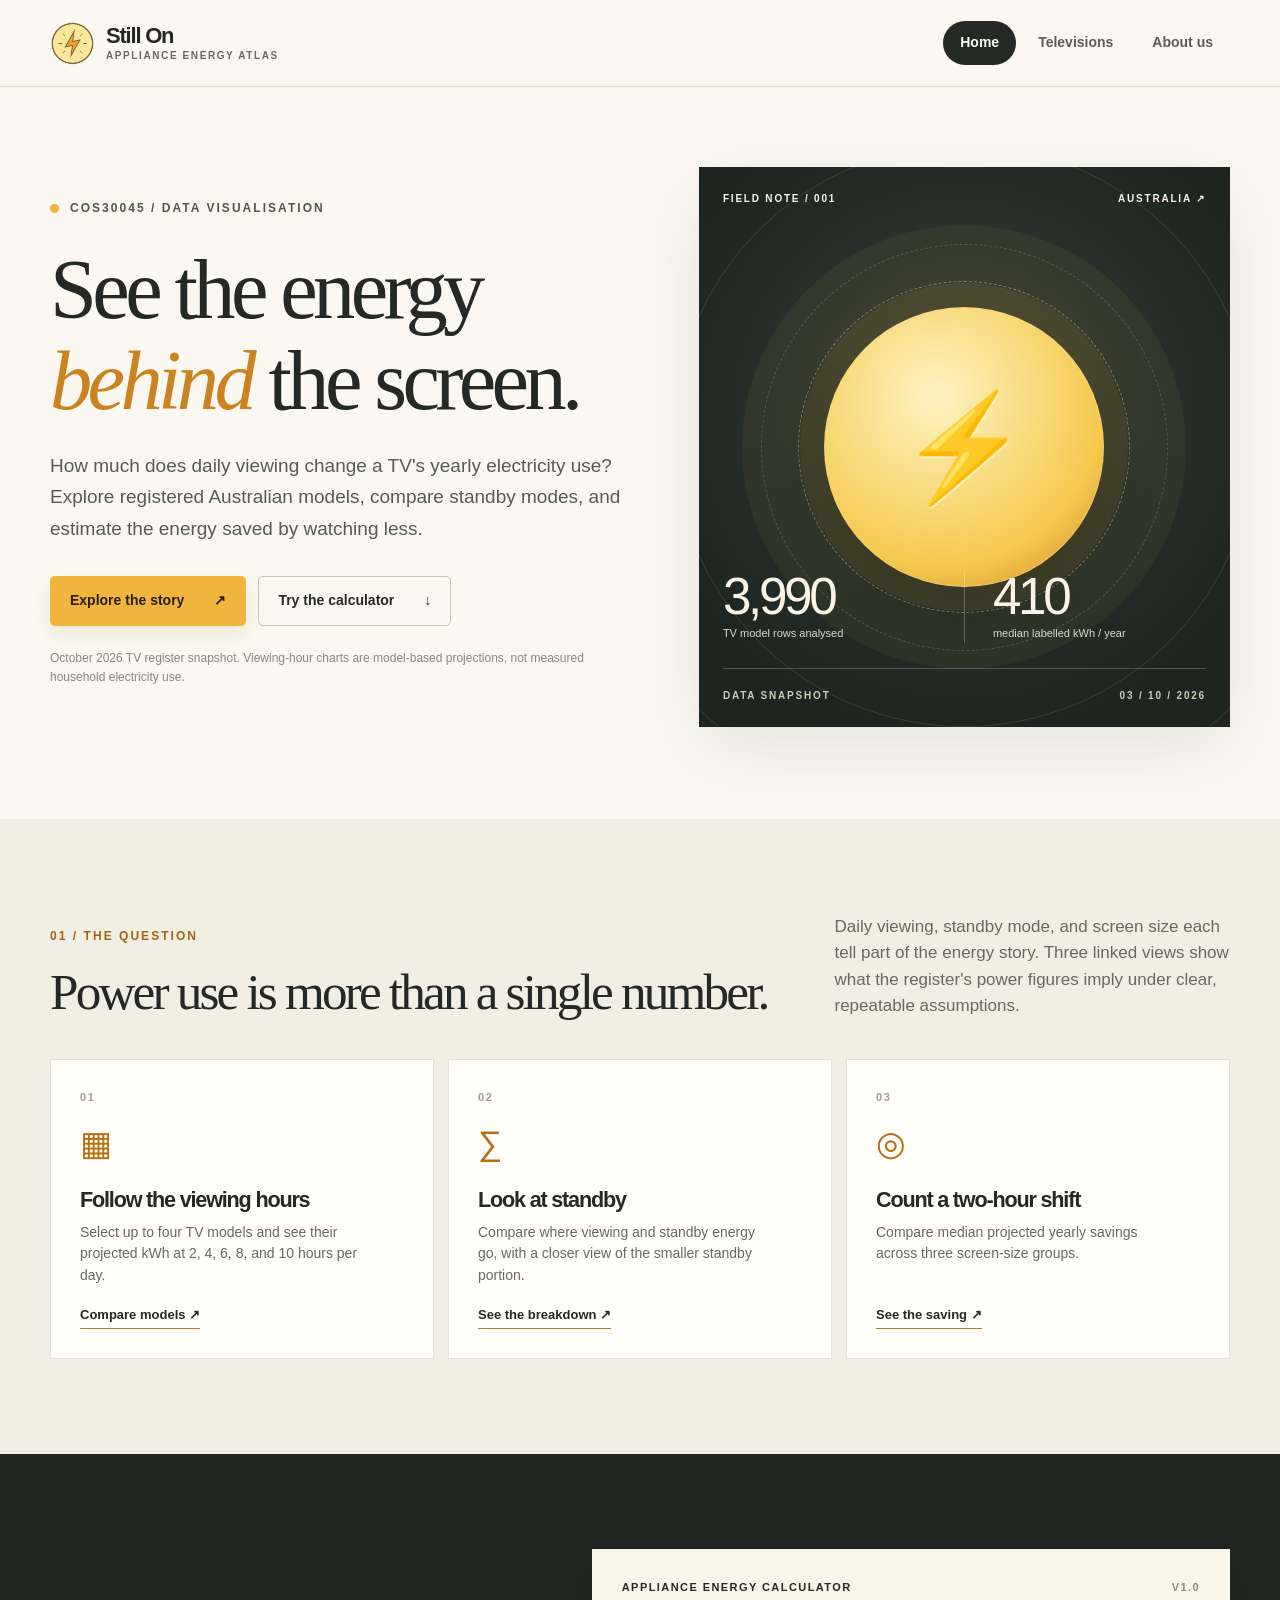
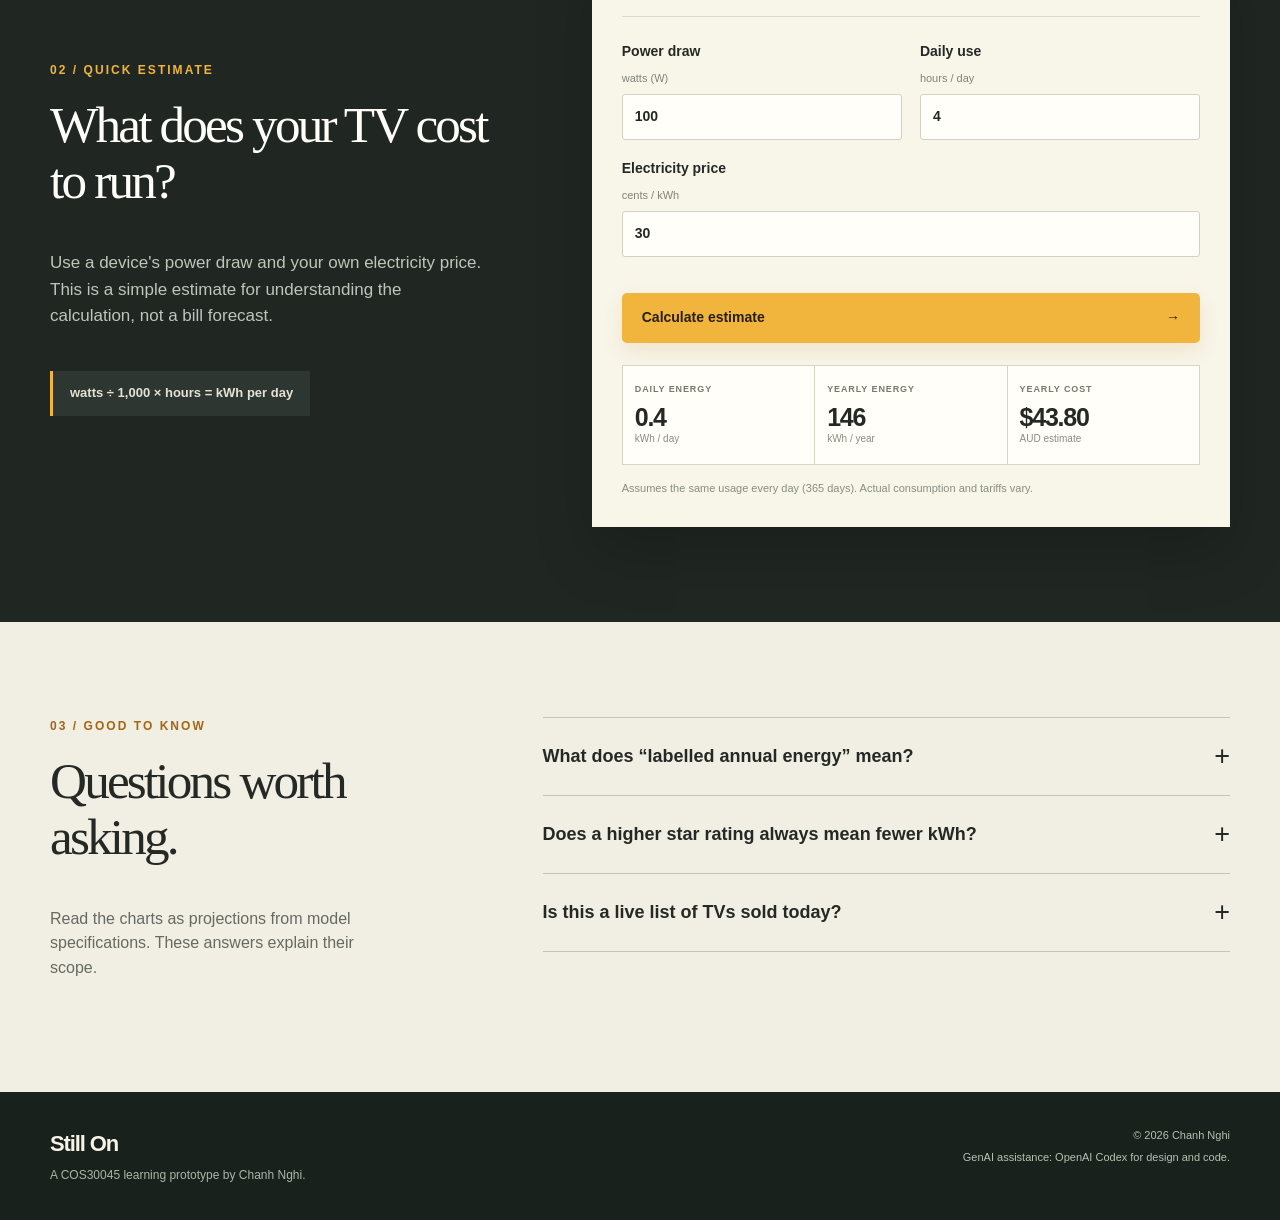
<file: Assignment1/index.html>
<!doctype html>
<html lang="en">

<head>
  <meta charset="utf-8">
  <meta name="viewport" content="width=device-width, initial-scale=1">
  <meta name="description"
    content="Explore appliance energy use in Australia through an interactive television data snapshot.">
  <title>Home | Still On</title>
  <link rel="stylesheet" href="assets/css/styles.css?v=20261011-sticky-nav">
  <script src="assets/js/site.js" defer></script>
</head>

<body data-page="home">
  <a class="skip-link" href="#main">Skip to content</a>
  <header class="site-header">
    <div class="shell nav-shell">
      <a class="brand" href="index.html" aria-label="Still On, Home">
        <img src="assets/img/power-icon.png" alt="" width="45" height="45">
        <span><strong>Still On</strong><small>Appliance energy atlas</small></span>
      </a>
      <nav class="main-nav" aria-label="Main navigation">
        <a href="index.html" aria-current="page">Home</a>
        <a href="televisions.html">Televisions</a>
        <a href="about.html">About us</a>
      </nav>
    </div>
  </header>

  <main id="main">
    <section class="hero shell">
      <div class="hero-copy">
        <div class="eyebrow"><span class="eyebrow-dot"></span> COS30045 / DATA VISUALISATION</div>
        <h1>See the energy <em>behind</em> the screen.</h1>
        <p class="hero-lead">How much does daily viewing change a TV's yearly electricity use? Explore registered
          Australian models, compare standby modes, and estimate the energy saved by watching less.</p>
        <div class="button-row">
          <a class="button button-primary" href="televisions.html#viewing">Explore the story <span aria-hidden="true">↗</span></a>
          <a class="button button-quiet" href="#calculator">Try the calculator <span aria-hidden="true">↓</span></a>
        </div>
        <p class="hero-footnote">October 2026 TV register snapshot. Viewing-hour charts are model-based projections,
          not measured household electricity use.</p>
      </div>
      <div class="hero-visual"
        aria-label="Snapshot facts: 3,990 TV model rows with complete power fields and median labelled consumption of 410 kilowatt-hours per year">
        <div class="hero-visual-top"><span>FIELD NOTE / 001</span><span>AUSTRALIA ↗</span></div>
        <div class="energy-orbit" aria-hidden="true">
          <div class="orbit-core"><span>⚡</span></div>
        </div>
        <div class="hero-stats">
          <div><strong>3,990</strong><span>TV model rows analysed</span></div>
          <div><strong>410</strong><span>median labelled kWh / year</span></div>
        </div>
        <div class="hero-visual-bottom"><span>DATA SNAPSHOT</span><span>03 / 10 / 2026</span></div>
      </div>
    </section>

    <section class="section section-light">
      <div class="shell">
        <div class="section-heading">
          <div>
            <p class="kicker">01 / THE QUESTION</p>
            <h2>Power use is more than a single number.</h2>
          </div>
          <p>Daily viewing, standby mode, and screen size each tell part of the energy story. Three linked views show
            what the register's power figures imply under clear, repeatable assumptions.</p>
        </div>
        <div class="feature-grid">
          <article class="feature-card"><span class="feature-number">01</span>
            <div class="feature-icon" aria-hidden="true">▦</div>
            <h3>Follow the viewing hours</h3>
            <p>Select up to four TV models and see their projected kWh at 2, 4, 6, 8, and 10 hours per day.</p><a
              href="televisions.html#viewing">Compare models <span aria-hidden="true">↗</span></a>
          </article>
          <article class="feature-card"><span class="feature-number">02</span>
            <div class="feature-icon" aria-hidden="true">∑</div>
            <h3>Look at standby</h3>
            <p>Compare where viewing and standby energy go, with a closer view of the smaller standby portion.</p><a
              href="televisions.html#standby">See the breakdown <span aria-hidden="true">↗</span></a>
          </article>
          <article class="feature-card"><span class="feature-number">03</span>
            <div class="feature-icon" aria-hidden="true">◎</div>
            <h3>Count a two-hour shift</h3>
            <p>Compare median projected yearly savings across three screen-size groups.</p><a
              href="televisions.html#savings">See the saving <span aria-hidden="true">↗</span></a>
          </article>
        </div>
      </div>
    </section>

    <section class="section calculator-section" id="calculator">
      <div class="shell calculator-layout">
        <div class="calculator-intro">
          <p class="kicker">02 / QUICK ESTIMATE</p>
          <h2>What does your TV cost to run?</h2>
          <p>Use a device's power draw and your own electricity price. This is a simple estimate for understanding the
            calculation, not a bill forecast.</p>
          <div class="formula">watts ÷ 1,000 × hours = kWh per day</div>
        </div>
        <form class="calculator-panel" id="energy-calculator" novalidate>
          <div class="panel-label">APPLIANCE ENERGY CALCULATOR <span>V1.0</span></div>
          <div class="form-grid">
            <label>Power draw <span>watts (W)</span><input id="watts" name="watts" type="number" min="0.1" step="any"
                value="100" inputmode="decimal" required></label>
            <label>Daily use <span>hours / day</span><input id="hours" name="hours" type="number" min="0.1" max="24"
                step="any" value="4" inputmode="decimal" required></label>
            <label class="form-wide">Electricity price <span>cents / kWh</span><input id="price" name="price"
                type="number" min="0" step="any" value="30" inputmode="decimal" required></label>
          </div>
          <p class="form-error" id="calculator-error" role="alert" aria-live="polite"></p>
          <button class="button button-primary calculator-button" type="submit">Calculate estimate <span
              aria-hidden="true">→</span></button>
          <div class="result-grid" id="calculator-results" aria-live="polite">
            <div><span>DAILY ENERGY</span><strong id="daily-energy">—</strong><small>kWh / day</small></div>
            <div><span>YEARLY ENERGY</span><strong id="yearly-energy">—</strong><small>kWh / year</small></div>
            <div><span>YEARLY COST</span><strong id="yearly-cost">—</strong><small>AUD estimate</small></div>
          </div>
          <p class="fine-print">Assumes the same usage every day (365 days). Actual consumption and tariffs vary.</p>
        </form>
      </div>
    </section>

    <section class="section section-light faq-section">
      <div class="shell faq-layout">
        <div>
          <p class="kicker">03 / GOOD TO KNOW</p>
          <h2>Questions worth asking.</h2>
          <p>Read the charts as projections from model specifications. These answers explain their scope.</p>
        </div>
        <div class="faq-list">
          <div class="faq-item">
            <h3><button class="faq-trigger" type="button" aria-expanded="false" aria-controls="faq-a1">What does
                “labelled annual energy” mean?<span aria-hidden="true">+</span></button></h3>
            <div class="faq-answer" id="faq-a1" hidden>
              <p>It is the annual kWh value provided in the TV registration dataset. It is useful for comparing
                registered models, but your real usage can differ.</p>
            </div>
          </div>
          <div class="faq-item">
            <h3><button class="faq-trigger" type="button" aria-expanded="false" aria-controls="faq-a2">Does a higher
                star rating always mean fewer kWh?<span aria-hidden="true">+</span></button></h3>
            <div class="faq-answer" id="faq-a2" hidden>
              <p>Not necessarily. A larger screen can use more total energy even with a strong efficiency rating.
                Compare similar screen sizes when making a choice.</p>
            </div>
          </div>
          <div class="faq-item">
            <h3><button class="faq-trigger" type="button" aria-expanded="false" aria-controls="faq-a3">Is this a live
                list of TVs sold today?<span aria-hidden="true">+</span></button></h3>
            <div class="faq-answer" id="faq-a3" hidden>
              <p>No. This site uses a snapshot dated 3 October 2026. “Available” reflects the status
                recorded in that file, not a live stock check.</p>
            </div>
          </div>
        </div>
      </div>
    </section>
  </main>
  <footer class="site-footer">
    <div class="shell footer-inner">
      <div><strong>Still On</strong>
        <p>A COS30045 learning prototype by Chanh Nghi.</p>
      </div>
      <div><span>© 2026 Chanh Nghi</span><span>GenAI assistance: OpenAI Codex for design and code.</span></div>
    </div>
  </footer>
</body>

</html>
</file>
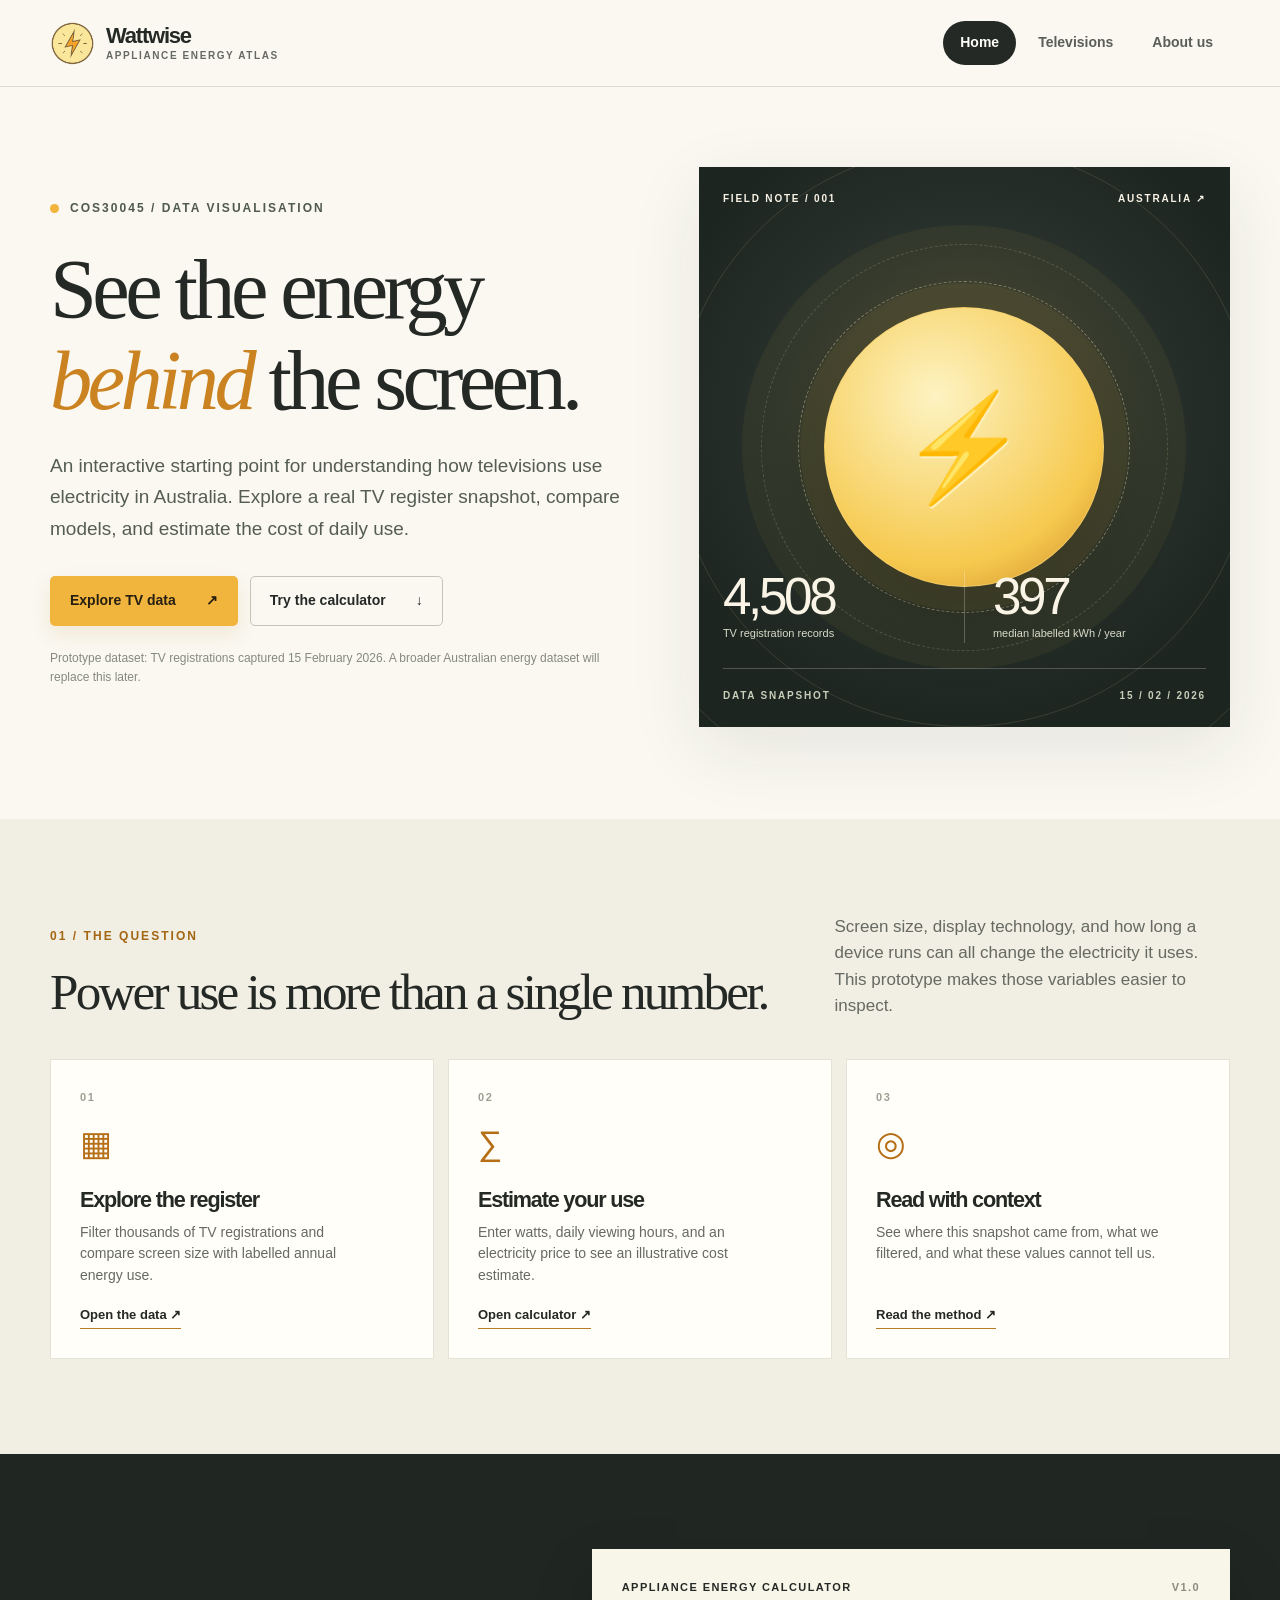
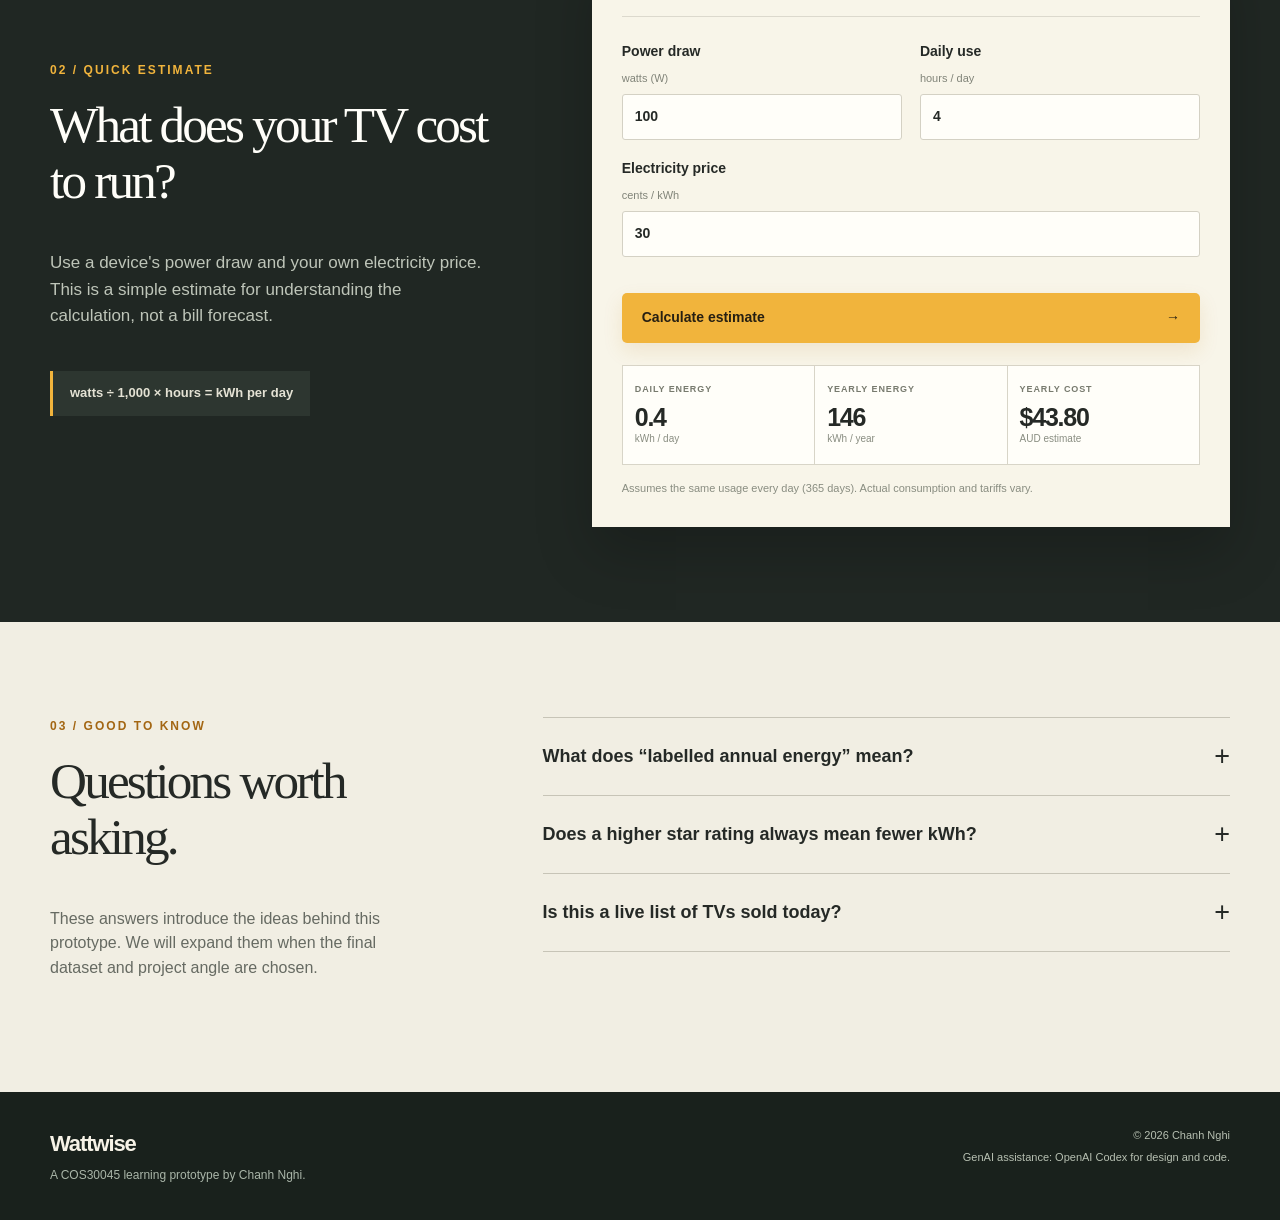
<file: Assignment1/backups/before-energy-story-2026-10-05/index.html>
<!doctype html>
<html lang="en">

<head>
  <meta charset="utf-8">
  <meta name="viewport" content="width=device-width, initial-scale=1">
  <meta name="description"
    content="Explore appliance energy use in Australia through an interactive television data snapshot.">
  <title>Home | Appliance Energy Consumption Website</title>
  <link rel="stylesheet" href="assets/css/styles.css">
  <script src="assets/js/site.js" defer></script>
</head>

<body data-page="home">
  <a class="skip-link" href="#main">Skip to content</a>
  <header class="site-header">
    <div class="shell nav-shell">
      <a class="brand" href="index.html" aria-label="Wattwise, Home">
        <img src="assets/img/power-icon.png" alt="" width="45" height="45">
        <span><strong>Wattwise</strong><small>Appliance energy atlas</small></span>
      </a>
      <nav class="main-nav" aria-label="Main navigation">
        <a href="index.html" aria-current="page">Home</a>
        <a href="televisions.html">Televisions</a>
        <a href="about.html">About us</a>
      </nav>
    </div>
  </header>

  <main id="main">
    <section class="hero shell">
      <div class="hero-copy">
        <div class="eyebrow"><span class="eyebrow-dot"></span> COS30045 / DATA VISUALISATION</div>
        <h1>See the energy <em>behind</em> the screen.</h1>
        <p class="hero-lead">An interactive starting point for understanding how televisions use electricity in
          Australia. Explore a real TV register snapshot, compare models, and estimate the cost of daily use.</p>
        <div class="button-row">
          <a class="button button-primary" href="televisions.html">Explore TV data <span aria-hidden="true">↗</span></a>
          <a class="button button-quiet" href="#calculator">Try the calculator <span aria-hidden="true">↓</span></a>
        </div>
        <p class="hero-footnote">Prototype dataset: TV registrations captured 15 February 2026. A broader Australian
          energy dataset will replace this later.</p>
      </div>
      <div class="hero-visual"
        aria-label="Snapshot facts: 4,508 TV registration records and median labelled consumption of 397 kilowatt-hours per year">
        <div class="hero-visual-top"><span>FIELD NOTE / 001</span><span>AUSTRALIA ↗</span></div>
        <div class="energy-orbit" aria-hidden="true">
          <div class="orbit-core"><span>⚡</span></div>
        </div>
        <div class="hero-stats">
          <div><strong>4,508</strong><span>TV registration records</span></div>
          <div><strong>397</strong><span>median labelled kWh / year</span></div>
        </div>
        <div class="hero-visual-bottom"><span>DATA SNAPSHOT</span><span>15 / 02 / 2026</span></div>
      </div>
    </section>

    <section class="section section-light">
      <div class="shell">
        <div class="section-heading">
          <div>
            <p class="kicker">01 / THE QUESTION</p>
            <h2>Power use is more than a single number.</h2>
          </div>
          <p>Screen size, display technology, and how long a device runs can all change the electricity it uses. This
            prototype makes those variables easier to inspect.</p>
        </div>
        <div class="feature-grid">
          <article class="feature-card"><span class="feature-number">01</span>
            <div class="feature-icon" aria-hidden="true">▦</div>
            <h3>Explore the register</h3>
            <p>Filter thousands of TV registrations and compare screen size with labelled annual energy use.</p><a
              href="televisions.html">Open the data <span aria-hidden="true">↗</span></a>
          </article>
          <article class="feature-card"><span class="feature-number">02</span>
            <div class="feature-icon" aria-hidden="true">∑</div>
            <h3>Estimate your use</h3>
            <p>Enter watts, daily viewing hours, and an electricity price to see an illustrative cost estimate.</p><a
              href="#calculator">Open calculator <span aria-hidden="true">↗</span></a>
          </article>
          <article class="feature-card"><span class="feature-number">03</span>
            <div class="feature-icon" aria-hidden="true">◎</div>
            <h3>Read with context</h3>
            <p>See where this snapshot came from, what we filtered, and what these values cannot tell us.</p><a
              href="about.html">Read the method <span aria-hidden="true">↗</span></a>
          </article>
        </div>
      </div>
    </section>

    <section class="section calculator-section" id="calculator">
      <div class="shell calculator-layout">
        <div class="calculator-intro">
          <p class="kicker">02 / QUICK ESTIMATE</p>
          <h2>What does your TV cost to run?</h2>
          <p>Use a device's power draw and your own electricity price. This is a simple estimate for understanding the
            calculation, not a bill forecast.</p>
          <div class="formula">watts ÷ 1,000 × hours = kWh per day</div>
        </div>
        <form class="calculator-panel" id="energy-calculator" novalidate>
          <div class="panel-label">APPLIANCE ENERGY CALCULATOR <span>V1.0</span></div>
          <div class="form-grid">
            <label>Power draw <span>watts (W)</span><input id="watts" name="watts" type="number" min="0.1" step="any"
                value="100" inputmode="decimal" required></label>
            <label>Daily use <span>hours / day</span><input id="hours" name="hours" type="number" min="0.1" max="24"
                step="any" value="4" inputmode="decimal" required></label>
            <label class="form-wide">Electricity price <span>cents / kWh</span><input id="price" name="price"
                type="number" min="0" step="any" value="30" inputmode="decimal" required></label>
          </div>
          <p class="form-error" id="calculator-error" role="alert" aria-live="polite"></p>
          <button class="button button-primary calculator-button" type="submit">Calculate estimate <span
              aria-hidden="true">→</span></button>
          <div class="result-grid" id="calculator-results" aria-live="polite">
            <div><span>DAILY ENERGY</span><strong id="daily-energy">—</strong><small>kWh / day</small></div>
            <div><span>YEARLY ENERGY</span><strong id="yearly-energy">—</strong><small>kWh / year</small></div>
            <div><span>YEARLY COST</span><strong id="yearly-cost">—</strong><small>AUD estimate</small></div>
          </div>
          <p class="fine-print">Assumes the same usage every day (365 days). Actual consumption and tariffs vary.</p>
        </form>
      </div>
    </section>

    <section class="section section-light faq-section">
      <div class="shell faq-layout">
        <div>
          <p class="kicker">03 / GOOD TO KNOW</p>
          <h2>Questions worth asking.</h2>
          <p>These answers introduce the ideas behind this prototype. We will expand them when the final dataset and
            project angle are chosen.</p>
        </div>
        <div class="faq-list">
          <div class="faq-item">
            <h3><button class="faq-trigger" type="button" aria-expanded="false" aria-controls="faq-a1">What does
                “labelled annual energy” mean?<span aria-hidden="true">+</span></button></h3>
            <div class="faq-answer" id="faq-a1" hidden>
              <p>It is the annual kWh value provided in the TV registration dataset. It is useful for comparing
                registered models, but your real usage can differ.</p>
            </div>
          </div>
          <div class="faq-item">
            <h3><button class="faq-trigger" type="button" aria-expanded="false" aria-controls="faq-a2">Does a higher
                star rating always mean fewer kWh?<span aria-hidden="true">+</span></button></h3>
            <div class="faq-answer" id="faq-a2" hidden>
              <p>Not necessarily. A larger screen can use more total energy even with a strong efficiency rating.
                Compare similar screen sizes when making a choice.</p>
            </div>
          </div>
          <div class="faq-item">
            <h3><button class="faq-trigger" type="button" aria-expanded="false" aria-controls="faq-a3">Is this a live
                list of TVs sold today?<span aria-hidden="true">+</span></button></h3>
            <div class="faq-answer" id="faq-a3" hidden>
              <p>No. This site uses a temporary snapshot dated 15 February 2026. “Available” reflects the status
                recorded in that file, not a live stock check.</p>
            </div>
          </div>
        </div>
      </div>
    </section>
  </main>
  <footer class="site-footer">
    <div class="shell footer-inner">
      <div><strong>Wattwise</strong>
        <p>A COS30045 learning prototype by Chanh Nghi.</p>
      </div>
      <div><span>© 2026 Chanh Nghi</span><span>GenAI assistance: OpenAI Codex for design and code.</span></div>
    </div>
  </footer>
</body>

</html>
</file>
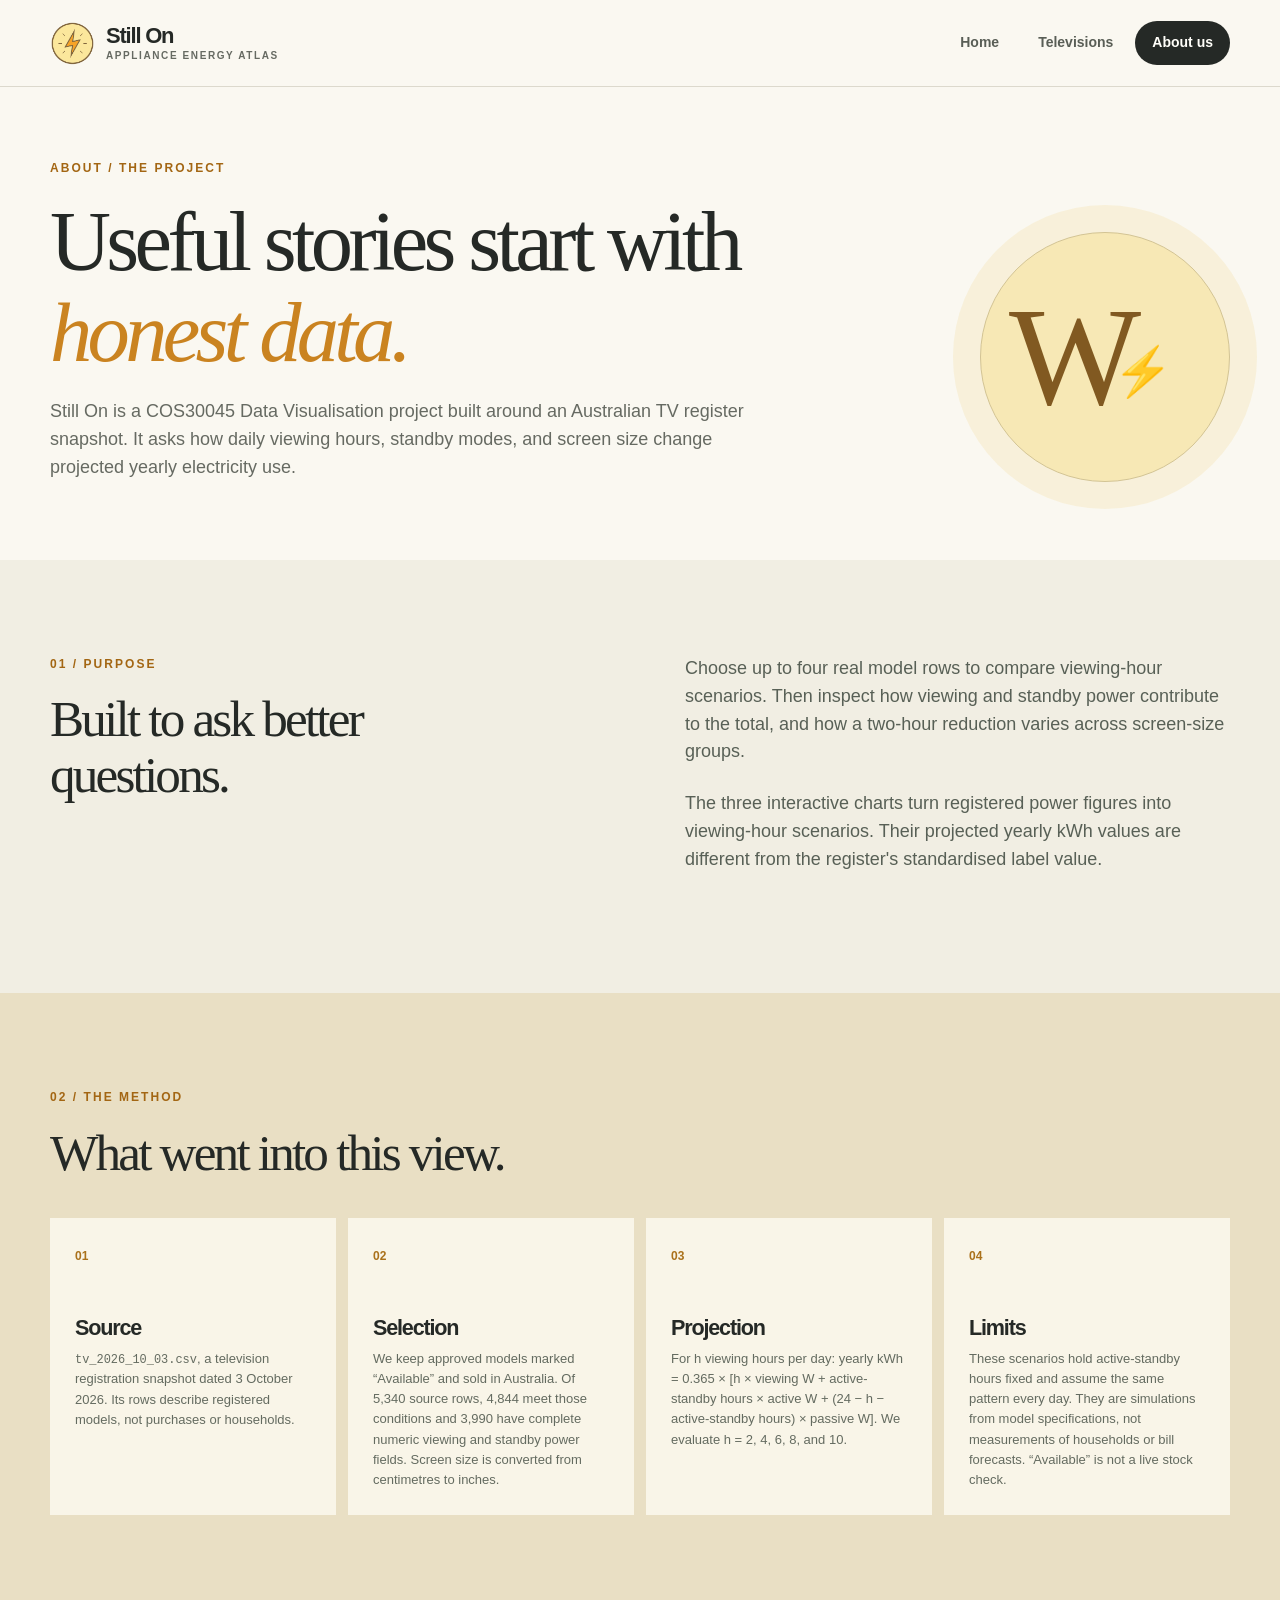
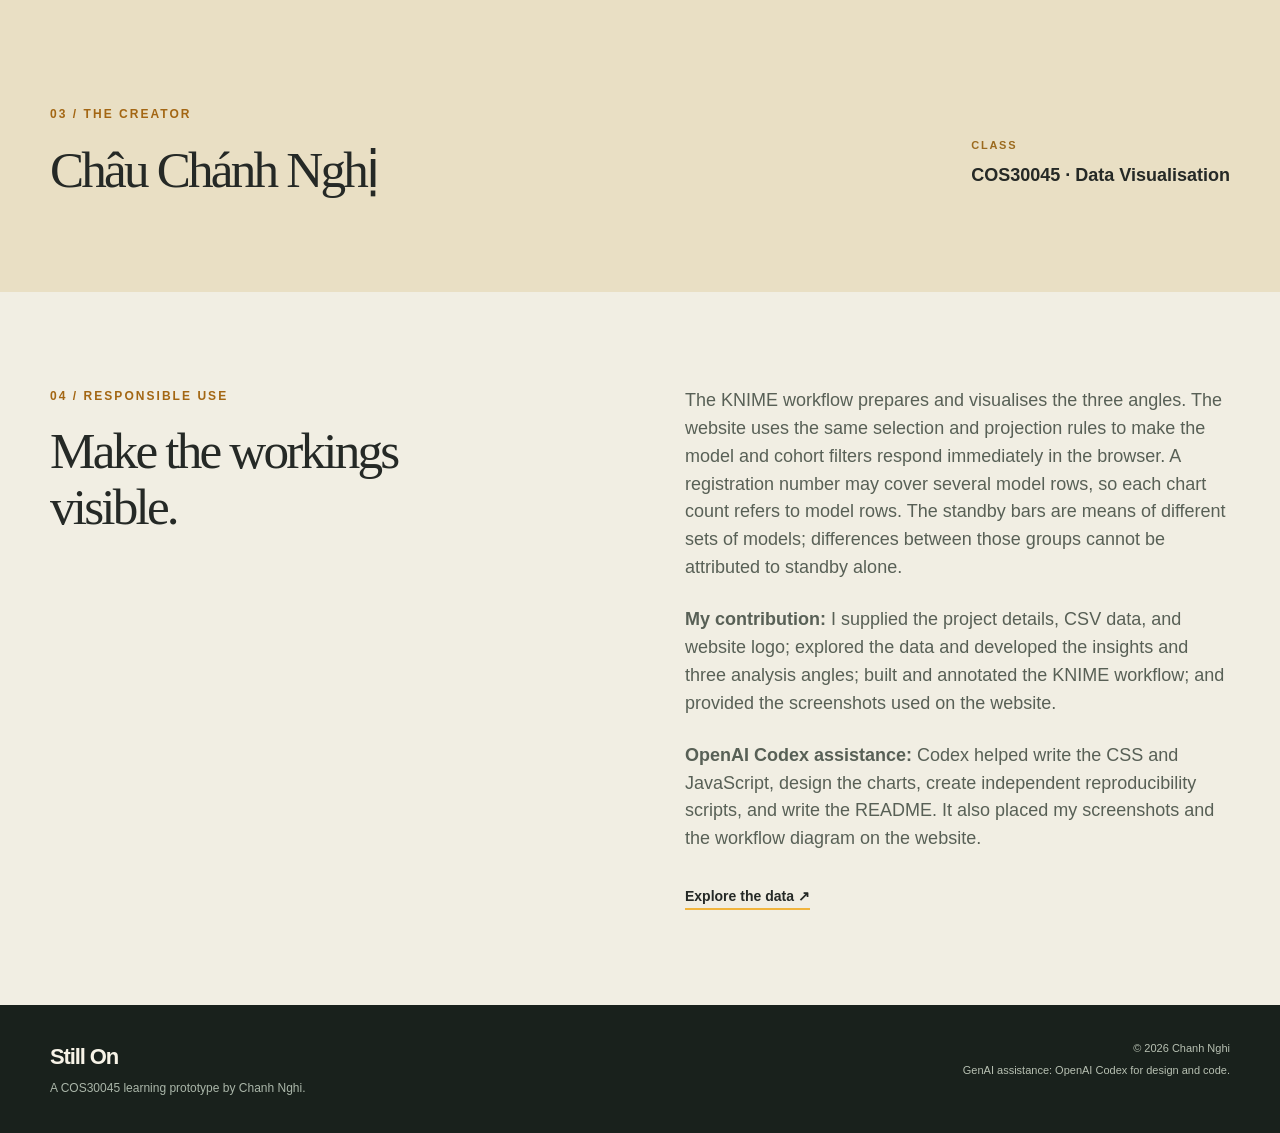
<file: Assignment1/about.html>
<!doctype html>
<html lang="en">

<head>
  <meta charset="utf-8">
  <meta name="viewport" content="width=device-width, initial-scale=1">
  <meta name="description" content="About the Still On data visualisation prototype, its source, and design decisions.">
  <title>About us | Still On</title>
  <link rel="stylesheet" href="assets/css/styles.css?v=20261011-sticky-nav">
  <script src="assets/js/site.js" defer></script>
</head>

<body data-page="about">
  <a class="skip-link" href="#main">Skip to content</a>
  <header class="site-header">
    <div class="shell nav-shell"><a class="brand" href="index.html" aria-label="Still On, Home"><img
          src="assets/img/power-icon.png" alt="" width="45" height="45"><span><strong>Still On</strong><small>Appliance
            energy atlas</small></span></a>
      <nav class="main-nav" aria-label="Main navigation"><a href="index.html">Home</a><a
          href="televisions.html">Televisions</a><a href="about.html" aria-current="page">About us</a></nav>
    </div>
  </header>
  <main id="main">
    <section class="page-hero shell about-hero">
      <div>
        <p class="kicker">ABOUT / THE PROJECT</p>
        <h1>Useful stories start with <em>honest data.</em></h1>
        <p>Still On is a COS30045 Data Visualisation project built around an Australian TV register snapshot. It asks
          how daily viewing hours, standby modes, and screen size change projected yearly electricity use.
        </p>
      </div>
      <div class="about-mark" aria-hidden="true"><span>W<span>⚡</span></span></div>
    </section>
    <section class="section section-light">
      <div class="shell about-grid">
        <div>
          <p class="kicker">01 / PURPOSE</p>
          <h2>Built to ask better questions.</h2>
        </div>
        <div class="about-prose">
          <p>Choose up to four real model rows to compare viewing-hour scenarios. Then inspect how viewing and standby
            power contribute to the total, and how a two-hour reduction varies across screen-size groups.</p>
          <p>The three interactive charts turn registered power figures into viewing-hour scenarios. Their projected
            yearly kWh values are different from the register's standardised label value.</p>
        </div>
      </div>
    </section>
    <section class="section method-section">
      <div class="shell">
        <p class="kicker">02 / THE METHOD</p>
        <h2>What went into this view.</h2>
        <div class="method-grid">
          <article><span>01</span>
            <h3>Source</h3>
            <p><code>tv_2026_10_03.csv</code>, a television registration snapshot dated 3 October 2026.
              Its rows describe registered models, not purchases or households.</p>
          </article>
          <article><span>02</span>
            <h3>Selection</h3>
            <p>We keep approved models marked “Available” and sold in Australia. Of 5,340 source rows, 4,844 meet
              those conditions and 3,990 have complete numeric viewing and standby power fields. Screen size is
              converted from centimetres to inches.</p>
          </article>
          <article><span>03</span>
            <h3>Projection</h3>
            <p>For h viewing hours per day: yearly kWh = 0.365 × [h × viewing W + active-standby hours × active W
              + (24 − h − active-standby hours) × passive W]. We evaluate h = 2, 4, 6, 8, and 10.</p>
          </article>
          <article><span>04</span>
            <h3>Limits</h3>
            <p>These scenarios hold active-standby hours fixed and assume the same pattern every day. They are
              simulations from model specifications, not measurements of households or bill forecasts. “Available”
              is not a live stock check.</p>
          </article>
        </div>
      </div>
    </section>
    <section class="section author-section" aria-labelledby="author-title">
      <div class="shell author-card">
        <div>
          <p class="kicker">03 / THE CREATOR</p>
          <h2 id="author-title">Châu Chánh Nghị</h2>
        </div>
        <p><span>CLASS</span><strong>COS30045 · Data Visualisation</strong></p>
      </div>
    </section>
    <section class="section section-light">
      <div class="shell about-grid">
        <div>
          <p class="kicker">04 / RESPONSIBLE USE</p>
          <h2>Make the workings visible.</h2>
        </div>
        <div class="about-prose">
          <p>The KNIME workflow prepares and visualises the three angles. The website uses the same selection and
            projection rules to make the model and cohort filters respond immediately in the browser. A registration
            number may cover several model rows, so each chart count refers to model rows. The standby bars are means
            of different sets of models; differences between those groups cannot be attributed to standby alone.</p>
          <p><strong>My contribution:</strong> I supplied the project details, CSV data, and website logo; explored the
            data and developed the insights and three analysis angles; built and annotated the KNIME workflow; and
            provided the screenshots used on the website.</p>
          <p><strong>OpenAI Codex assistance:</strong> Codex helped write the CSS and JavaScript, design the charts,
            create independent reproducibility scripts, and write the README. It also placed my screenshots and the
            workflow diagram on the website.</p><a
            class="text-link" href="televisions.html">Explore the data <span aria-hidden="true">↗</span></a>
        </div>
      </div>
    </section>
  </main>
  <footer class="site-footer">
    <div class="shell footer-inner">
      <div><strong>Still On</strong>
        <p>A COS30045 learning prototype by Chanh Nghi.</p>
      </div>
      <div><span>© 2026 Chanh Nghi</span><span>GenAI assistance: OpenAI Codex for design and code.</span></div>
    </div>
  </footer>
</body>

</html>
</file>
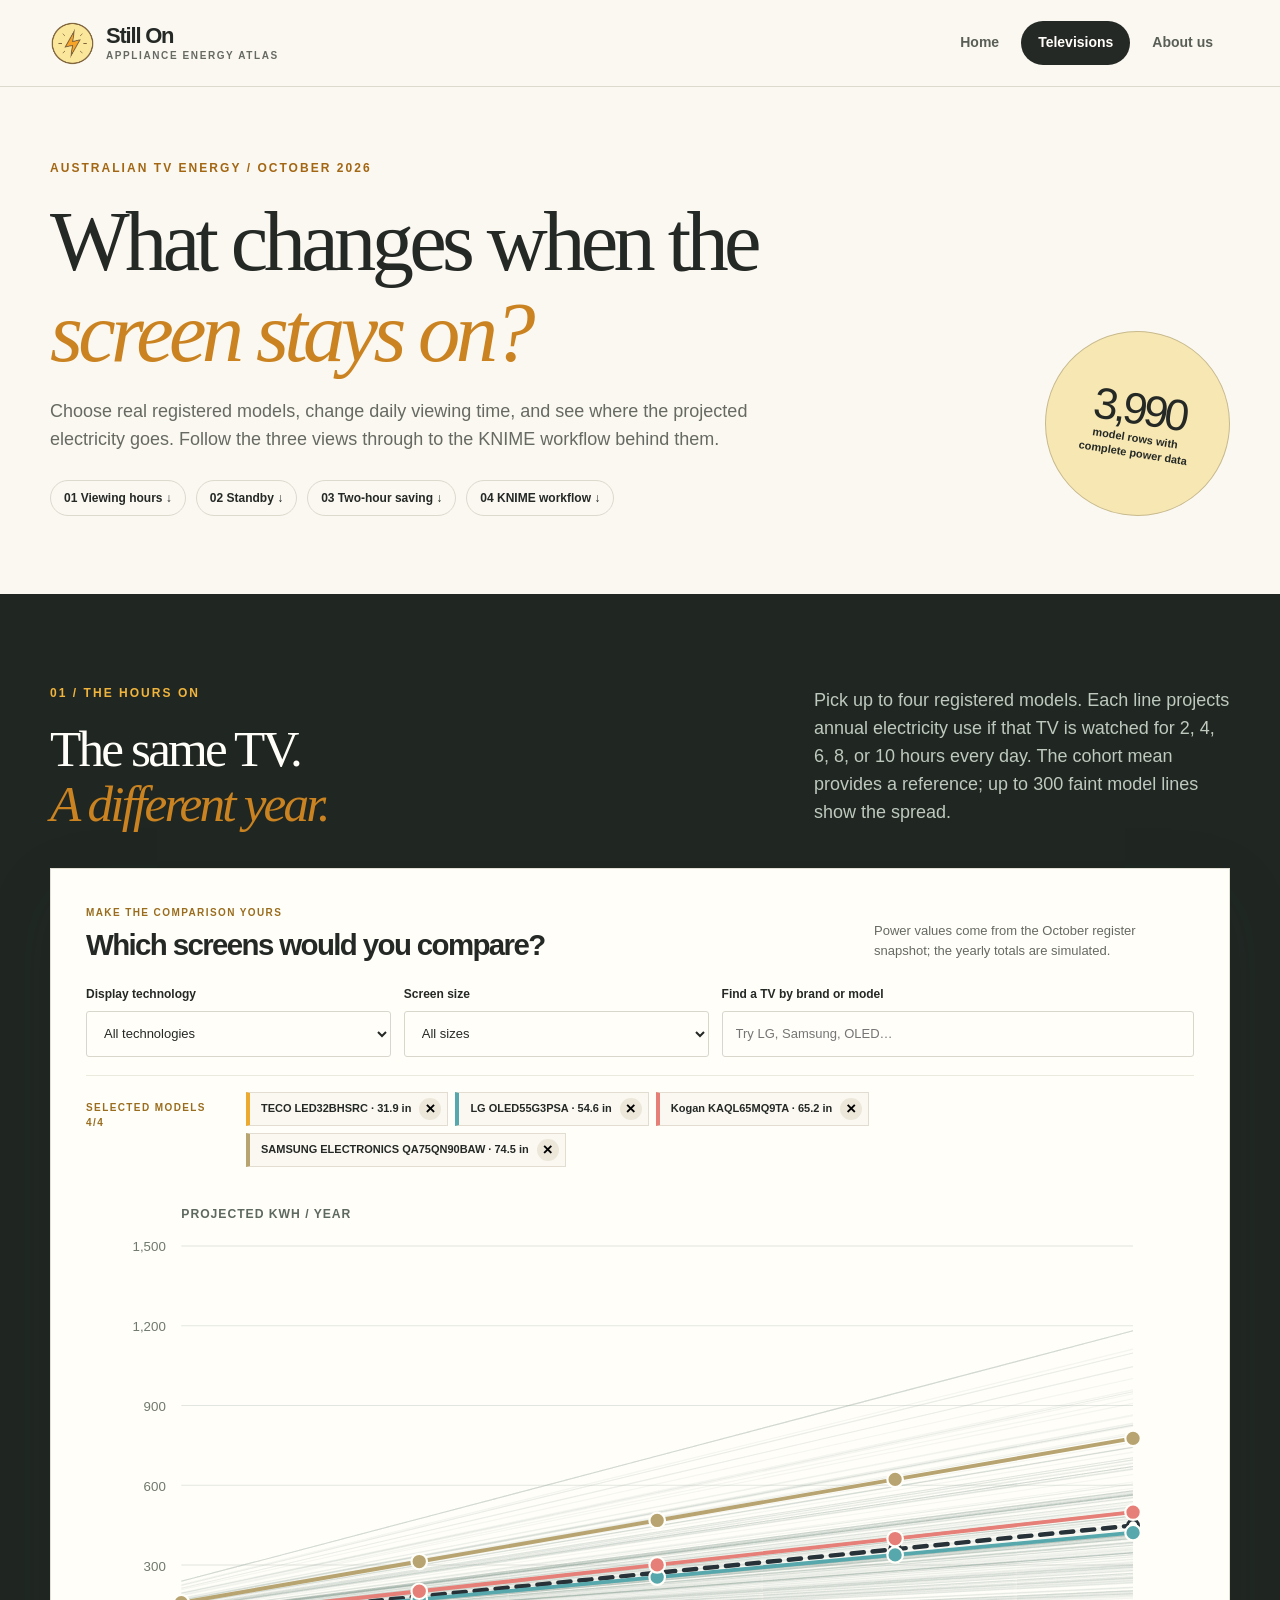
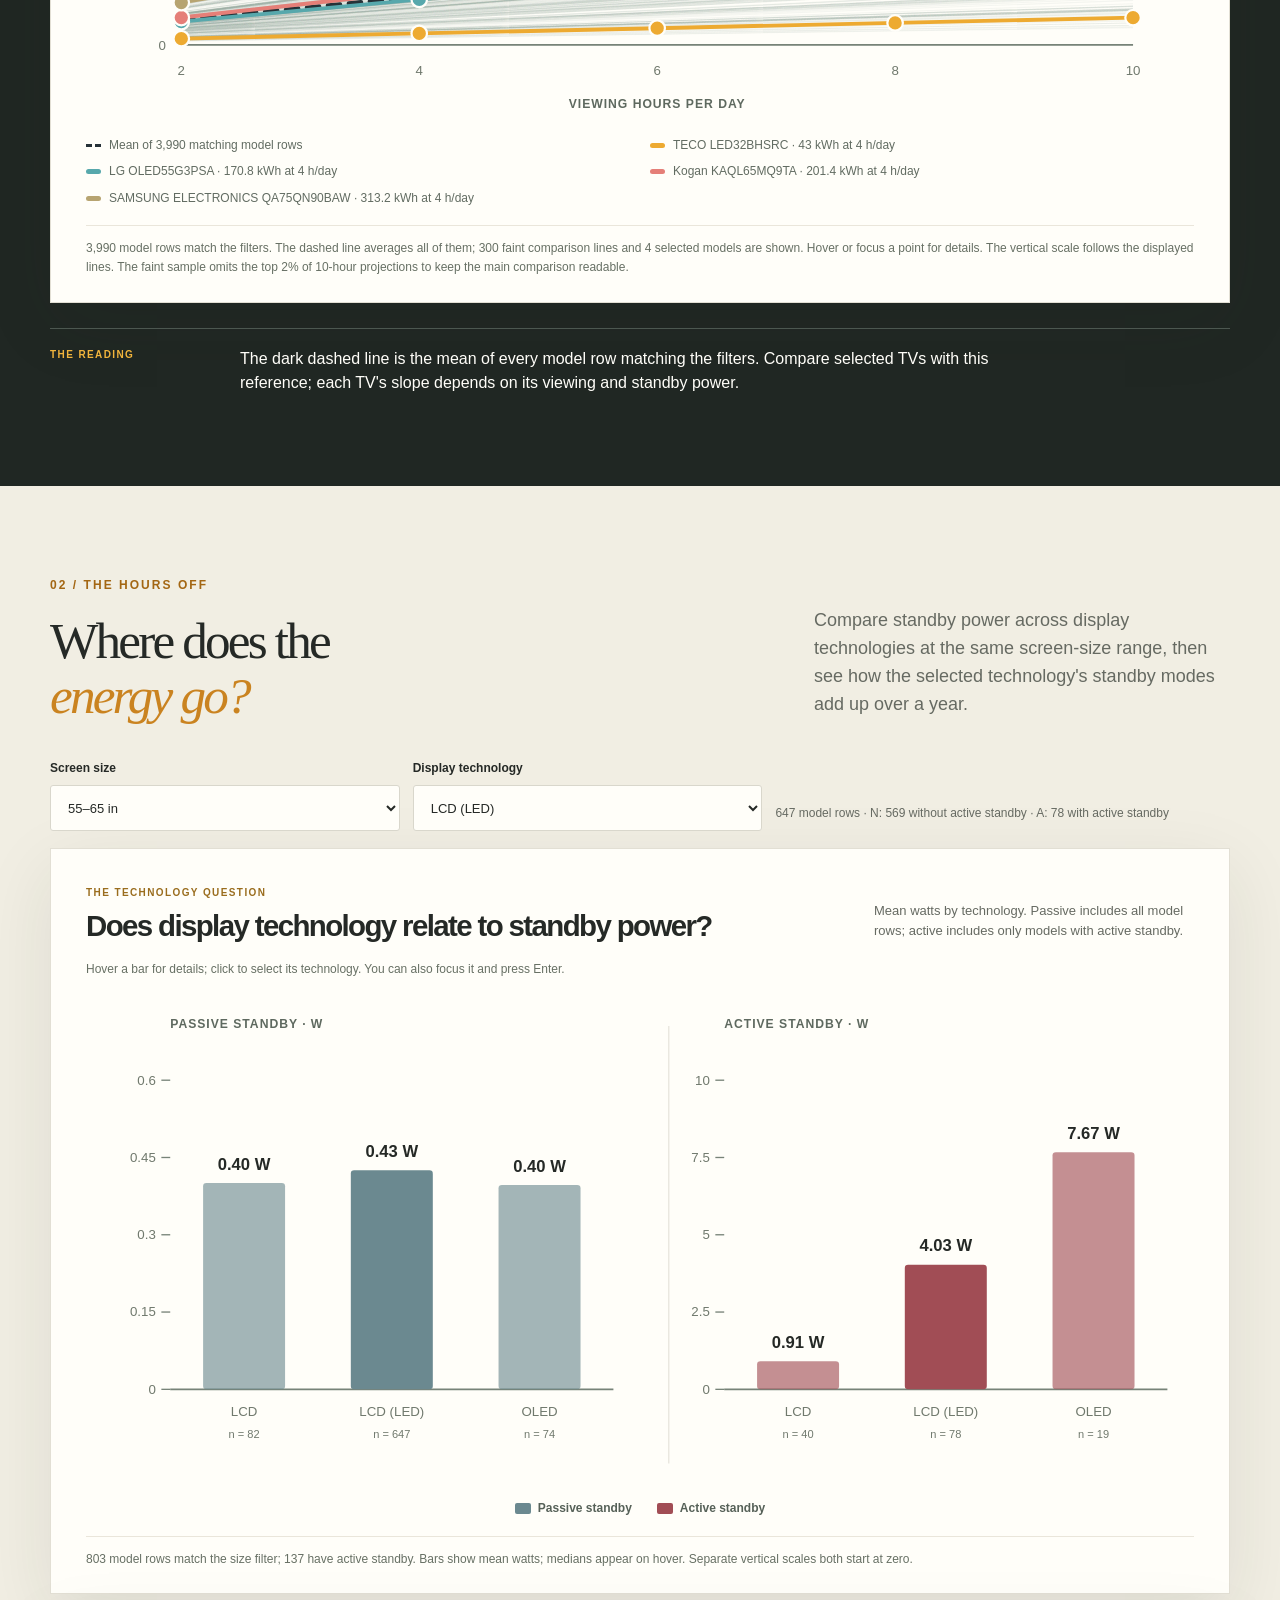
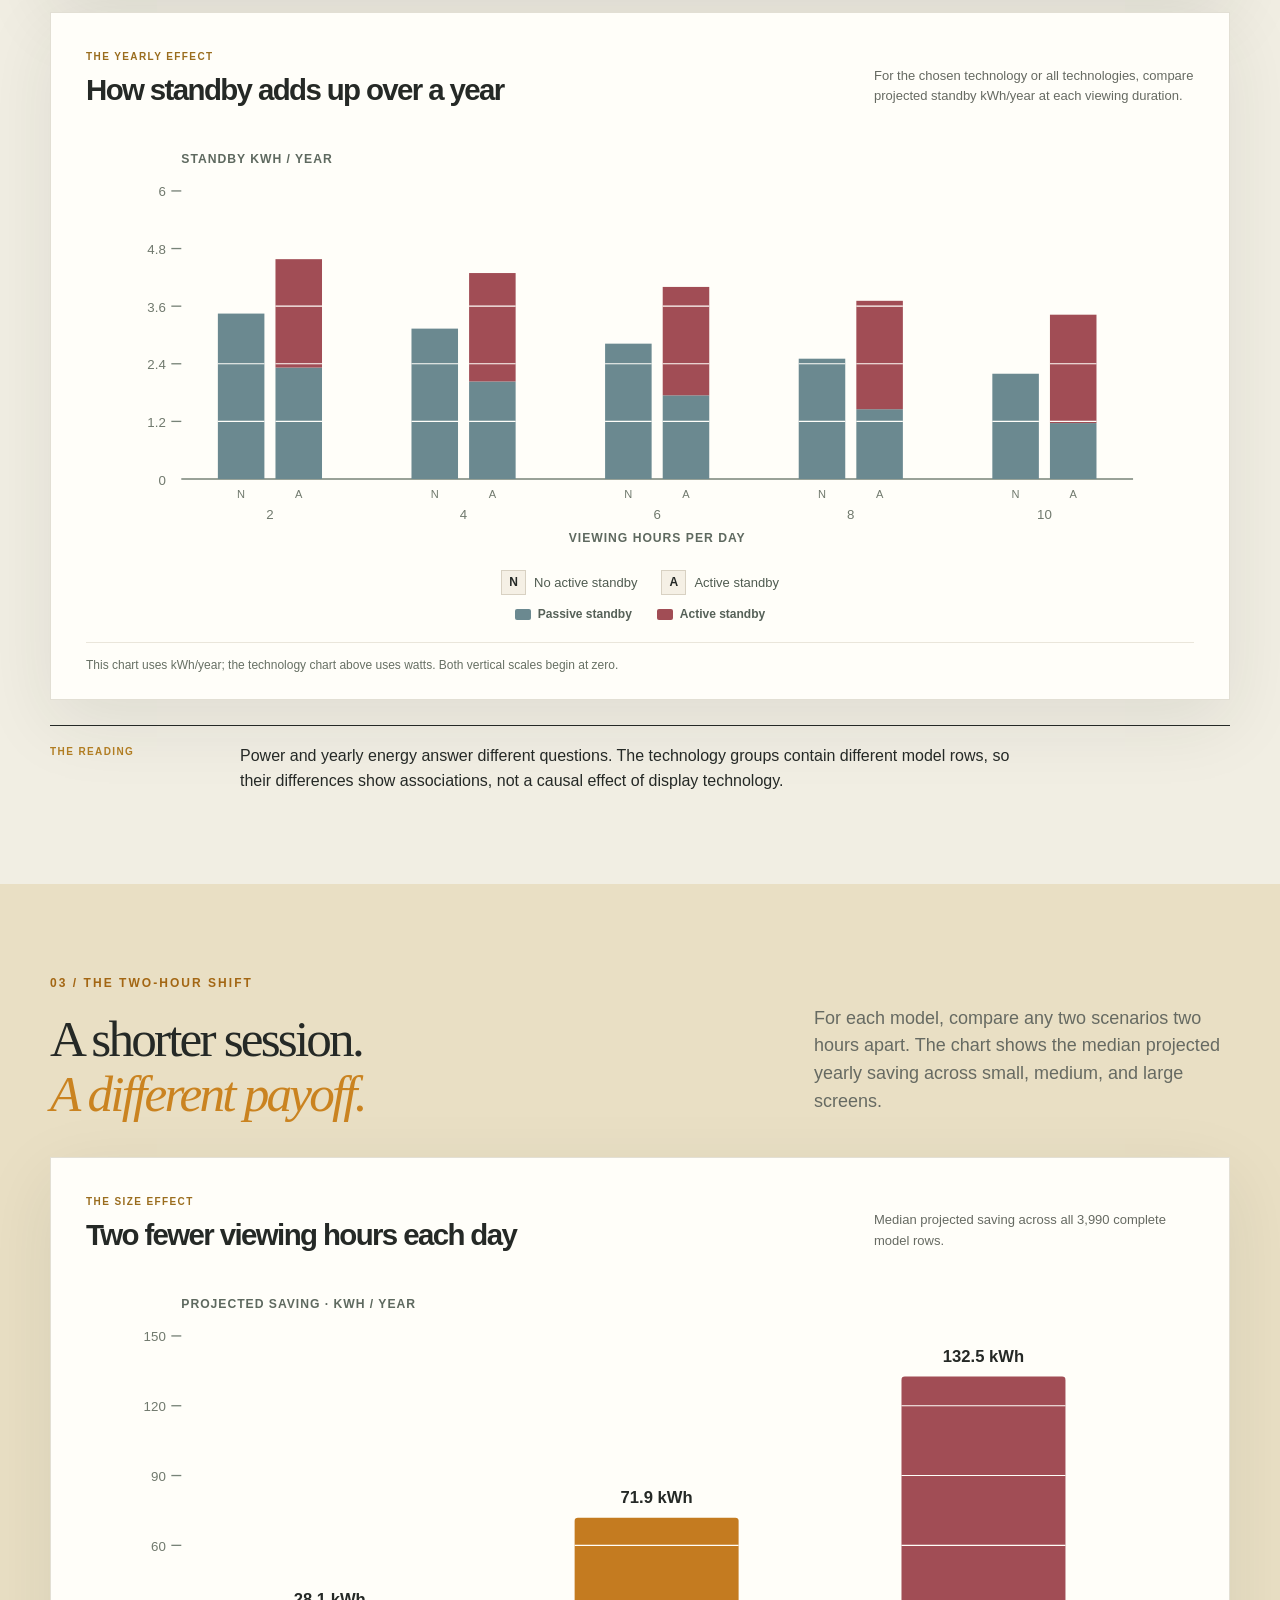
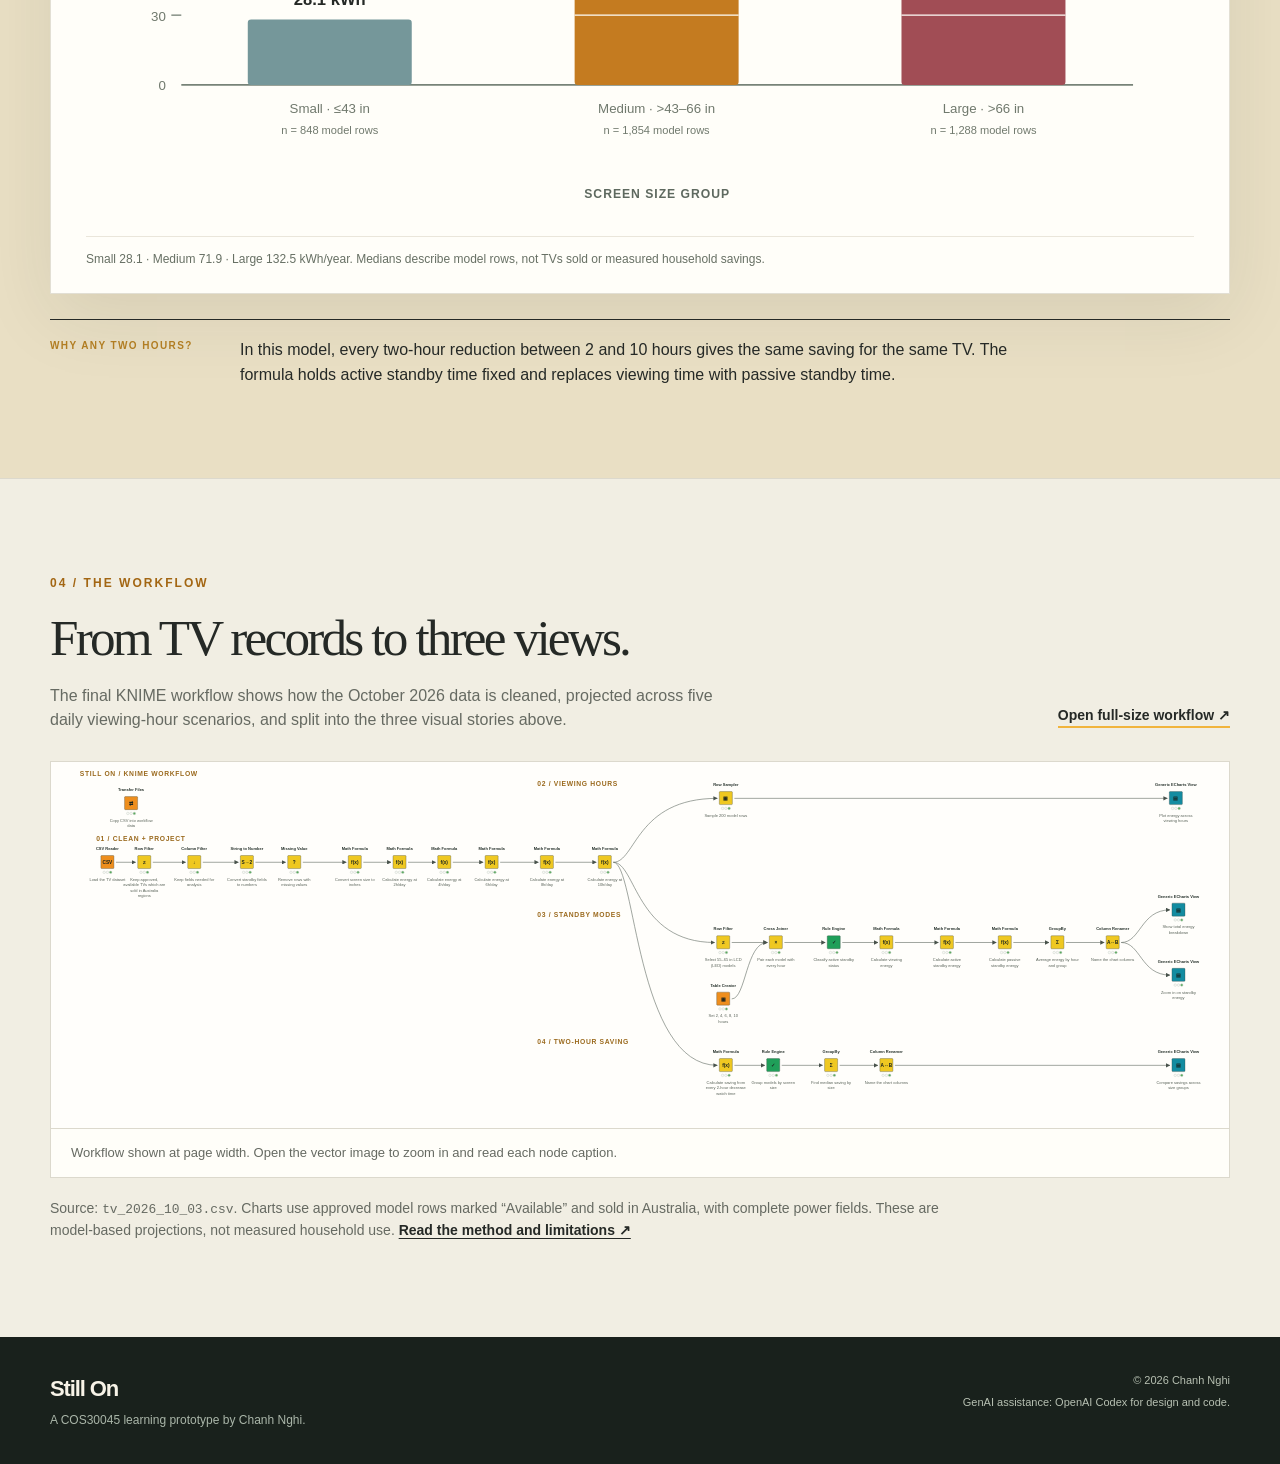
<file: Assignment1/televisions.html>
<!doctype html>
<html lang="en">

<head>
  <meta charset="utf-8">
  <meta name="viewport" content="width=device-width, initial-scale=1">
  <meta name="description"
    content="Explore how viewing hours, standby modes, and screen size shape projected TV energy use in Australia.">
  <title>Televisions | Still On</title>
  <link rel="stylesheet" href="assets/css/styles.css?v=20261011-mean-only">
  <script src="assets/js/site.js" defer></script>
  <script src="assets/data/tv-snapshot.js" defer></script>
  <script src="assets/js/story.js?v=20261011-mean-only" defer></script>
</head>

<body data-page="televisions">
  <a class="skip-link" href="#main">Skip to content</a>
  <header class="site-header">
    <div class="shell nav-shell"><a class="brand" href="index.html" aria-label="Still On, Home"><img
          src="assets/img/power-icon.png" alt="" width="45" height="45"><span><strong>Still On</strong><small>Appliance
            energy atlas</small></span></a>
      <nav class="main-nav" aria-label="Main navigation"><a href="index.html">Home</a><a href="televisions.html"
          aria-current="page">Televisions</a><a href="about.html">About us</a></nav>
    </div>
  </header>
  <main id="main">
    <section class="page-hero shell">
      <div>
        <p class="kicker">AUSTRALIAN TV ENERGY / OCTOBER 2026</p>
        <h1>What changes when the <em>screen stays on?</em></h1>
        <p>Choose real registered models, change daily viewing time, and see where the projected electricity goes.
          Follow the three views through to the KNIME workflow behind them.</p>
        <div class="story-jump-links" aria-label="On this page">
          <a href="#viewing">01 Viewing hours ↓</a><a href="#standby">02 Standby ↓</a>
          <a href="#savings">03 Two-hour saving ↓</a><a href="#workflow">04 KNIME workflow ↓</a>
        </div>
      </div>
      <div class="page-hero-stamp"><span>3,990</span><small>model rows with<br>complete power data</small>
      </div>
    </section>
    <section class="story-section story-section-dark" id="viewing" aria-labelledby="viewing-title">
      <div class="shell">
        <div class="story-heading">
          <div><p class="kicker">01 / THE HOURS ON</p><h2 id="viewing-title">The same TV.<br><em>A different year.</em></h2></div>
          <p>Pick up to four registered models. Each line projects annual electricity use if that TV is watched
            for 2, 4, 6, 8, or 10 hours every day. The cohort mean provides a reference; up to 300 faint model lines show the spread.</p>
        </div>
        <div class="story-panel line-panel">
          <div class="story-panel-head">
            <div><span class="mini-kicker">MAKE THE COMPARISON YOURS</span><h3>Which screens would you compare?</h3></div>
            <p>Power values come from the October register snapshot; the yearly totals are simulated.</p>
          </div>
          <div class="story-filter-grid">
            <label>Display technology<select id="line-tech"><option value="all">All technologies</option></select></label>
            <label>Screen size<select id="line-size">
              <option value="all">All sizes</option><option value="Small">Small · ≤43 in</option>
              <option value="Medium">Medium · >43–66 in</option><option value="Large">Large · >66 in</option>
            </select></label>
            <div class="model-picker">
              <label for="model-search">Find a TV by brand or model</label>
              <input id="model-search" type="search" placeholder="Try LG, Samsung, OLED…" autocomplete="off">
              <div class="model-results" id="model-results" hidden></div>
            </div>
          </div>
          <div class="selection-row"><span class="mini-kicker">SELECTED MODELS <span id="selection-count">0/4</span></span>
            <div class="selected-models" id="selected-models"></div></div>
          <div class="story-chart-scroll"><svg id="viewing-chart" viewBox="0 0 1000 490" role="img"
              aria-label="Projected annual energy by daily viewing hours for selected televisions"
              aria-description="The mean of all model rows matching the filters is shown alongside up to 300 faint context lines and selected models."></svg></div>
          <div class="line-legend" id="line-legend"></div>
          <p class="story-chart-note" id="line-note" role="status"></p>
        </div>
        <div class="story-takeaway"><span>THE READING</span><p>The dark dashed line is the mean of every model row matching the filters.
          Compare selected TVs with this reference; each TV's slope depends on its viewing and standby power.</p></div>
      </div>
    </section>

    <section class="story-section story-section-cream" id="standby" aria-labelledby="standby-title">
      <div class="shell">
        <div class="story-heading">
          <div><p class="kicker">02 / THE HOURS OFF</p><h2 id="standby-title">Where does the<br><em>energy go?</em></h2></div>
          <p>Compare standby power across display technologies at the same screen-size range, then see how the
            selected technology's standby modes add up over a year.</p>
        </div>
        <div class="standby-controls">
          <label>Screen size<select id="standby-size">
            <option value="55to65">55–65 in</option><option value="all">All sizes</option>
            <option value="under55">Under 55 in</option><option value="over65">Over 65 in</option>
          </select></label>
          <label>Display technology<select id="standby-tech"><option value="all">All technologies</option></select></label>
          <p id="standby-counts" role="status"></p>
        </div>
        <div class="story-panel energy-chart-panel tech-power-panel">
          <div class="story-panel-head"><div><span class="mini-kicker">THE TECHNOLOGY QUESTION</span>
            <h3>Does display technology relate to standby power?</h3></div>
             <p>Mean watts by technology. Passive includes all model rows; active includes only models with active standby.</p></div>
           <p class="story-interaction-hint">Hover a bar for details; click to select its technology. You can also focus it and press Enter.</p>
          <div class="story-chart-scroll"><svg id="tech-power-chart" viewBox="0 0 1000 445" role="img"
            aria-label="Passive and active standby power by display technology"
            aria-description="Separate zero-based panels compare mean standby watts by technology. Medians are available on hover; clicking a bar selects a technology for the annual-energy chart below."></svg></div>
          <div class="energy-legend" aria-label="Standby power colours">
            <span><i class="legend-passive"></i> Passive standby</span>
            <span><i class="legend-active"></i> Active standby</span></div>
          <p class="story-chart-note" id="tech-power-note"></p>
        </div>
        <div class="story-panel energy-chart-panel standby-zoom-panel">
          <div class="story-panel-head"><div><span class="mini-kicker">THE YEARLY EFFECT</span>
            <h3>How standby adds up over a year</h3></div><p>For the chosen technology or all technologies, compare projected standby kWh/year at each viewing duration.</p></div>
          <div class="story-chart-scroll"><svg id="standby-energy-chart" viewBox="0 0 1000 390" role="img"
            aria-label="Passive and active standby energy at a magnified scale"
            aria-description="Two bars at each duration show the contribution of passive and active standby in kWh per year."></svg></div>
          <div class="standby-group-legend" aria-label="Bar groups"><span><strong>N</strong> No active standby</span>
            <span><strong>A</strong> Active standby</span></div>
          <div class="energy-legend" aria-label="Standby energy colours">
            <span><i class="legend-passive"></i> Passive standby</span>
            <span><i class="legend-active"></i> Active standby</span></div>
          <p class="story-chart-note">This chart uses kWh/year; the technology chart above uses watts. Both vertical scales begin at zero.</p>
        </div>
        <div class="story-takeaway"><span>THE READING</span><p>Power and yearly energy answer different questions.
          The technology groups contain different model rows, so their differences show associations, not a causal effect of display technology.</p></div>
      </div>
    </section>

    <section class="story-section story-section-savings" id="savings" aria-labelledby="savings-title">
      <div class="shell">
        <div class="story-heading">
          <div><p class="kicker">03 / THE TWO-HOUR SHIFT</p><h2 id="savings-title">A shorter session.<br><em>A different payoff.</em></h2></div>
          <p>For each model, compare any two scenarios two hours apart. The chart shows the median projected
            yearly saving across small, medium, and large screens.</p>
        </div>
        <div class="story-panel saving-panel">
          <div class="story-panel-head"><div><span class="mini-kicker">THE SIZE EFFECT</span>
            <h3>Two fewer viewing hours each day</h3></div><p>Median projected saving across all 3,990 complete model rows.</p></div>
          <div class="story-chart-scroll"><svg id="savings-chart" viewBox="0 0 1000 490" role="img"
            aria-label="Median annual kWh saved for a two-hour daily viewing reduction"
            aria-description="Three bars compare model rows in small, medium, and large screen-size groups."></svg></div>
          <p class="story-chart-note" id="savings-note"></p>
        </div>
        <div class="story-takeaway"><span>WHY ANY TWO HOURS?</span><p>In this model, every two-hour reduction
          between 2 and 10 hours gives the same saving for the same TV. The formula holds active standby time fixed
          and replaces viewing time with passive standby time.</p></div>
      </div>
    </section>

    <section class="section section-light workflow-section" id="workflow" aria-labelledby="workflow-title">
      <div class="shell">
        <div class="workflow-heading">
          <div>
            <p class="kicker">04 / THE WORKFLOW</p>
            <h2 id="workflow-title">From TV records to three views.</h2>
            <p>The final KNIME workflow shows how the October 2026 data is cleaned, projected across five daily
              viewing-hour scenarios, and split into the three visual stories above.</p>
          </div>
          <a class="text-link" href="assets/img/knime-workflow.svg?v=20261005-final-comments" target="_blank" rel="noopener">Open full-size workflow
            <span aria-hidden="true">↗</span></a>
        </div>
        <figure class="workflow-figure">
          <a class="workflow-image-link" href="assets/img/knime-workflow.svg?v=20261005-final-comments" target="_blank" rel="noopener" aria-label="Open the KNIME workflow at full size to zoom in">
            <img src="assets/img/knime-workflow.svg?v=20261005-final-comments" width="4700" height="1460" loading="lazy"
              alt="KNIME workflow: load and clean October TV data, project yearly energy for five viewing-hour scenarios, then produce the viewing-hours, standby, and two-hour-saving charts.">
          </a>
          <figcaption>Workflow shown at page width. Open the vector image to zoom in and read each node caption.</figcaption>
        </figure>
        <p class="workflow-source">Source: <code>tv_2026_10_03.csv</code>. Charts use approved model rows marked
          “Available” and sold in Australia, with complete power fields. These are model-based projections, not
          measured household use. <a href="about.html">Read the method and limitations ↗</a></p>
      </div>
    </section>
  </main>
  <footer class="site-footer">
    <div class="shell footer-inner">
      <div><strong>Still On</strong>
        <p>A COS30045 learning prototype by Chanh Nghi.</p>
      </div>
      <div><span>© 2026 Chanh Nghi</span><span>GenAI assistance: OpenAI Codex for design and code.</span></div>
    </div>
  </footer>
</body>

</html>
</file>
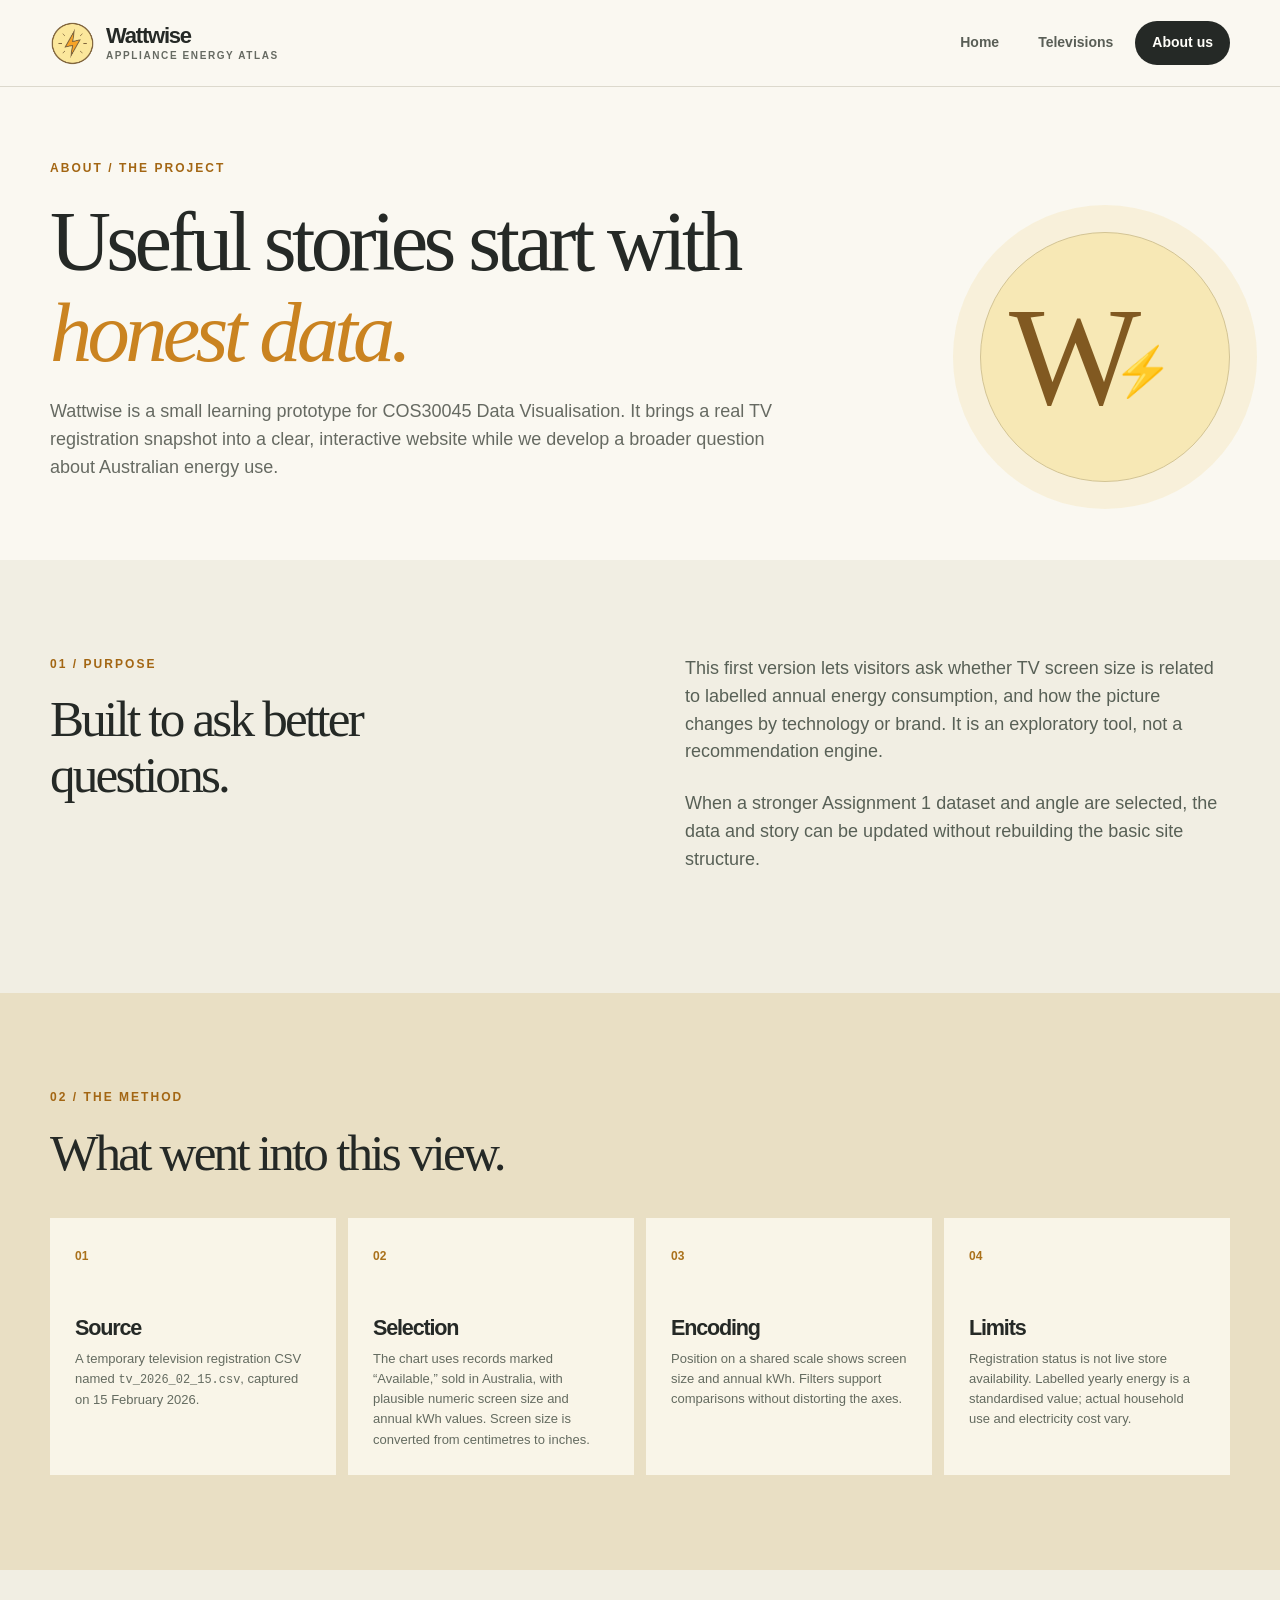
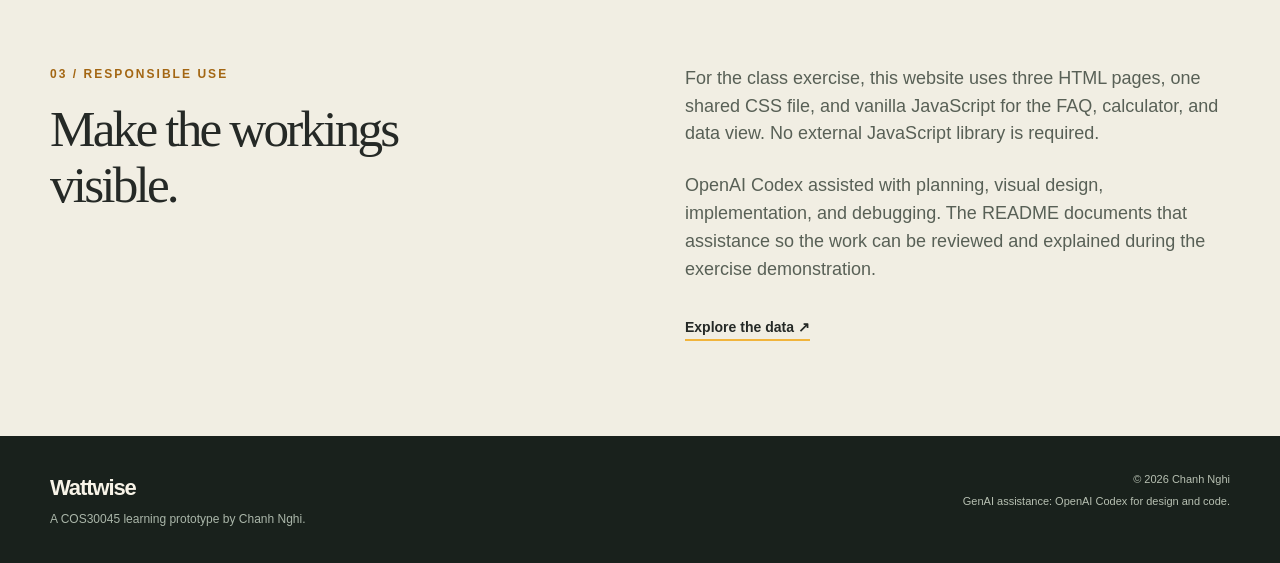
<file: Assignment1/backups/before-energy-story-2026-10-05/about.html>
<!doctype html>
<html lang="en">

<head>
  <meta charset="utf-8">
  <meta name="viewport" content="width=device-width, initial-scale=1">
  <meta name="description" content="About the Wattwise data visualisation prototype, its source, and design decisions.">
  <title>About us | Appliance Energy Consumption Website</title>
  <link rel="stylesheet" href="assets/css/styles.css">
  <script src="assets/js/site.js" defer></script>
</head>

<body data-page="about">
  <a class="skip-link" href="#main">Skip to content</a>
  <header class="site-header">
    <div class="shell nav-shell"><a class="brand" href="index.html" aria-label="Wattwise, Home"><img
          src="assets/img/power-icon.png" alt="" width="45" height="45"><span><strong>Wattwise</strong><small>Appliance
            energy atlas</small></span></a>
      <nav class="main-nav" aria-label="Main navigation"><a href="index.html">Home</a><a
          href="televisions.html">Televisions</a><a href="about.html" aria-current="page">About us</a></nav>
    </div>
  </header>
  <main id="main">
    <section class="page-hero shell about-hero">
      <div>
        <p class="kicker">ABOUT / THE PROJECT</p>
        <h1>Useful stories start with <em>honest data.</em></h1>
        <p>Wattwise is a small learning prototype for COS30045 Data Visualisation. It brings a real TV registration
          snapshot into a clear, interactive website while we develop a broader question about Australian energy use.
        </p>
      </div>
      <div class="about-mark" aria-hidden="true"><span>W<span>⚡</span></span></div>
    </section>
    <section class="section section-light">
      <div class="shell about-grid">
        <div>
          <p class="kicker">01 / PURPOSE</p>
          <h2>Built to ask better questions.</h2>
        </div>
        <div class="about-prose">
          <p>This first version lets visitors ask whether TV screen size is related to labelled annual energy
            consumption, and how the picture changes by technology or brand. It is an exploratory tool, not a
            recommendation engine.</p>
          <p>When a stronger Assignment 1 dataset and angle are selected, the data and story can be updated without
            rebuilding the basic site structure.</p>
        </div>
      </div>
    </section>
    <section class="section method-section">
      <div class="shell">
        <p class="kicker">02 / THE METHOD</p>
        <h2>What went into this view.</h2>
        <div class="method-grid">
          <article><span>01</span>
            <h3>Source</h3>
            <p>A temporary television registration CSV named <code>tv_2026_02_15.csv</code>, captured on 15 February
              2026.</p>
          </article>
          <article><span>02</span>
            <h3>Selection</h3>
            <p>The chart uses records marked “Available,” sold in Australia, with plausible numeric screen size and
              annual kWh values. Screen size is converted from centimetres to inches.</p>
          </article>
          <article><span>03</span>
            <h3>Encoding</h3>
            <p>Position on a shared scale shows screen size and annual kWh. Filters support comparisons without
              distorting the axes.</p>
          </article>
          <article><span>04</span>
            <h3>Limits</h3>
            <p>Registration status is not live store availability. Labelled yearly energy is a standardised value;
              actual household use and electricity cost vary.</p>
          </article>
        </div>
      </div>
    </section>
    <section class="section section-light">
      <div class="shell about-grid">
        <div>
          <p class="kicker">03 / RESPONSIBLE USE</p>
          <h2>Make the workings visible.</h2>
        </div>
        <div class="about-prose">
          <p>For the class exercise, this website uses three HTML pages, one shared CSS file, and vanilla JavaScript for
            the FAQ, calculator, and data view. No external JavaScript library is required.</p>
          <p>OpenAI Codex assisted with planning, visual design, implementation, and debugging. The README documents
            that assistance so the work can be reviewed and explained during the exercise demonstration.</p><a
            class="text-link" href="televisions.html">Explore the data <span aria-hidden="true">↗</span></a>
        </div>
      </div>
    </section>
  </main>
  <footer class="site-footer">
    <div class="shell footer-inner">
      <div><strong>Wattwise</strong>
        <p>A COS30045 learning prototype by Chanh Nghi.</p>
      </div>
      <div><span>© 2026 Chanh Nghi</span><span>GenAI assistance: OpenAI Codex for design and code.</span></div>
    </div>
  </footer>
</body>

</html>
</file>
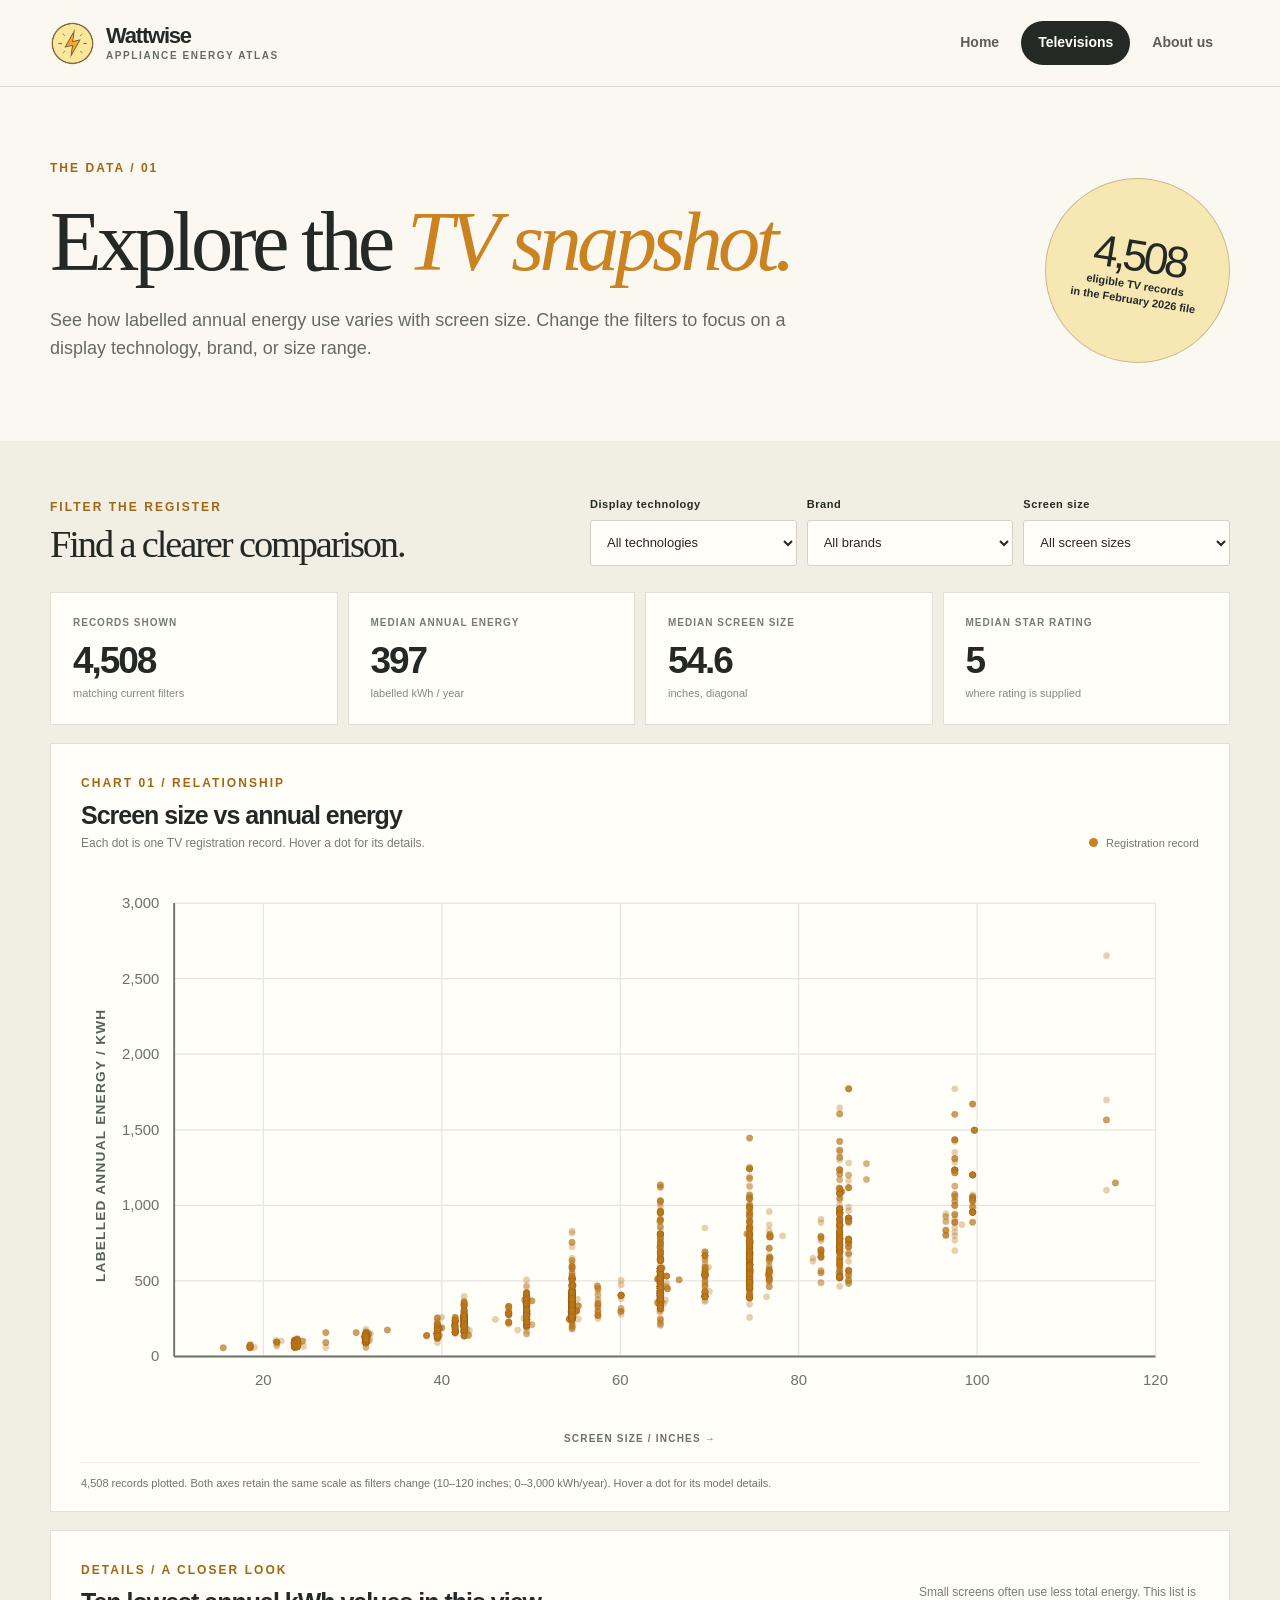
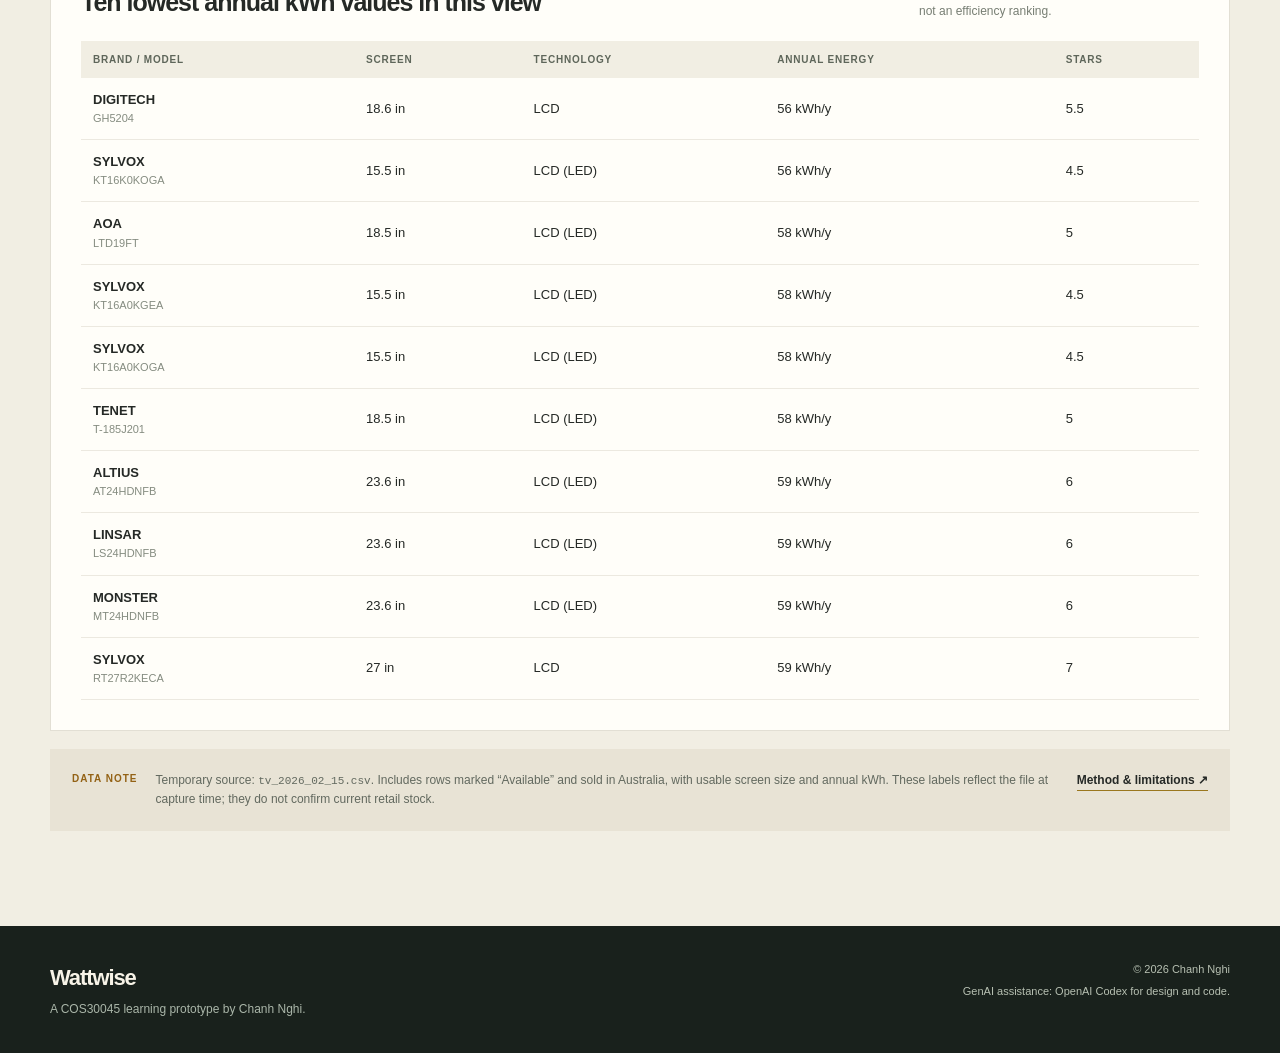
<file: Assignment1/backups/before-energy-story-2026-10-05/televisions.html>
<!doctype html>
<html lang="en">

<head>
  <meta charset="utf-8">
  <meta name="viewport" content="width=device-width, initial-scale=1">
  <meta name="description"
    content="Explore an Australian television energy rating snapshot by size, technology, and brand.">
  <title>Televisions | Appliance Energy Consumption Website</title>
  <link rel="stylesheet" href="assets/css/styles.css">
  <script src="assets/js/site.js" defer></script>
  <script src="assets/data/tv-snapshot.js" defer></script>
  <script src="assets/js/televisions.js" defer></script>
</head>

<body data-page="televisions">
  <a class="skip-link" href="#main">Skip to content</a>
  <header class="site-header">
    <div class="shell nav-shell"><a class="brand" href="index.html" aria-label="Wattwise, Home"><img
          src="assets/img/power-icon.png" alt="" width="45" height="45"><span><strong>Wattwise</strong><small>Appliance
            energy atlas</small></span></a>
      <nav class="main-nav" aria-label="Main navigation"><a href="index.html">Home</a><a href="televisions.html"
          aria-current="page">Televisions</a><a href="about.html">About us</a></nav>
    </div>
  </header>
  <main id="main">
    <section class="page-hero shell">
      <div>
        <p class="kicker">THE DATA / 01</p>
        <h1>Explore the <em>TV snapshot.</em></h1>
        <p>See how labelled annual energy use varies with screen size. Change the filters to focus on a display
          technology, brand, or size range.</p>
      </div>
      <div class="page-hero-stamp"><span>4,508</span><small>eligible TV records<br>in the February 2026 file</small>
      </div>
    </section>
    <section class="data-section section-light">
      <div class="shell">
        <div class="data-toolbar">
          <div>
            <p class="kicker">FILTER THE REGISTER</p>
            <h2>Find a clearer comparison.</h2>
          </div>
          <div class="filter-grid"><label>Display technology<select id="technology-filter">
                <option value="all">All technologies</option>
                <option value="LCD (LED)">LCD (LED)</option>
                <option value="LCD">LCD</option>
                <option value="OLED">OLED</option>
              </select></label><label>Brand<select id="brand-filter">
                <option value="all">All brands</option>
              </select></label><label>Screen size<select id="size-filter">
                <option value="all">All screen sizes</option>
                <option value="under50">Under 50 in</option>
                <option value="50to69">50–69 in</option>
                <option value="70plus">70 in or larger</option>
              </select></label></div>
        </div>
        <p class="load-message" id="load-message" role="status">Loading television snapshot…</p>
        <div class="data-content" id="data-content" hidden>
          <div class="stat-grid">
            <div class="stat-card"><span>RECORDS SHOWN</span><strong id="model-count">—</strong><small>matching current
                filters</small></div>
            <div class="stat-card"><span>MEDIAN ANNUAL ENERGY</span><strong id="median-energy">—</strong><small>labelled
                kWh / year</small></div>
            <div class="stat-card"><span>MEDIAN SCREEN SIZE</span><strong id="median-size">—</strong><small>inches,
                diagonal</small></div>
            <div class="stat-card"><span>MEDIAN STAR RATING</span><strong id="median-stars">—</strong><small>where
                rating is supplied</small></div>
          </div>
          <div class="chart-card">
            <div class="chart-header">
              <div>
                <p class="kicker">CHART 01 / RELATIONSHIP</p>
                <h3>Screen size vs annual energy</h3>
                <p>Each dot is one TV registration record. Hover a dot for its details.</p>
              </div>
              <div class="chart-legend"><i></i> Registration record</div>
            </div>
            <div class="chart-scroll"><svg id="tv-chart" viewBox="0 0 900 450" role="img"
                aria-labelledby="chart-title chart-desc">
                <title id="chart-title">Scatterplot of TV screen size and labelled annual energy use</title>
                <desc id="chart-desc">The plotted points update when filters change. A table below provides model
                  details.</desc>
              </svg></div>
            <div class="chart-axis-label">SCREEN SIZE / INCHES →</div>
            <p class="chart-note" id="chart-note"></p>
          </div>
          <div class="table-card">
            <div class="table-heading">
              <div>
                <p class="kicker">DETAILS / A CLOSER LOOK</p>
                <h3>Ten lowest annual kWh values in this view</h3>
              </div>
              <p>Small screens often use less total energy. This list is not an efficiency ranking.</p>
            </div>
            <div class="table-scroll">
              <table>
                <thead>
                  <tr>
                    <th scope="col">Brand / model</th>
                    <th scope="col">Screen</th>
                    <th scope="col">Technology</th>
                    <th scope="col">Annual energy</th>
                    <th scope="col">Stars</th>
                  </tr>
                </thead>
                <tbody id="model-table"></tbody>
              </table>
            </div>
          </div>
        </div>
        <div class="source-strip"><span>DATA NOTE</span>
          <p>Temporary source: <code>tv_2026_02_15.csv</code>. Includes rows marked “Available” and sold in Australia,
            with usable screen size and annual kWh. These labels reflect the file at capture time; they do not confirm
            current retail stock.</p><a href="about.html">Method & limitations ↗</a>
        </div>
      </div>
    </section>
  </main>
  <footer class="site-footer">
    <div class="shell footer-inner">
      <div><strong>Wattwise</strong>
        <p>A COS30045 learning prototype by Chanh Nghi.</p>
      </div>
      <div><span>© 2026 Chanh Nghi</span><span>GenAI assistance: OpenAI Codex for design and code.</span></div>
    </div>
  </footer>
</body>

</html>
</file>
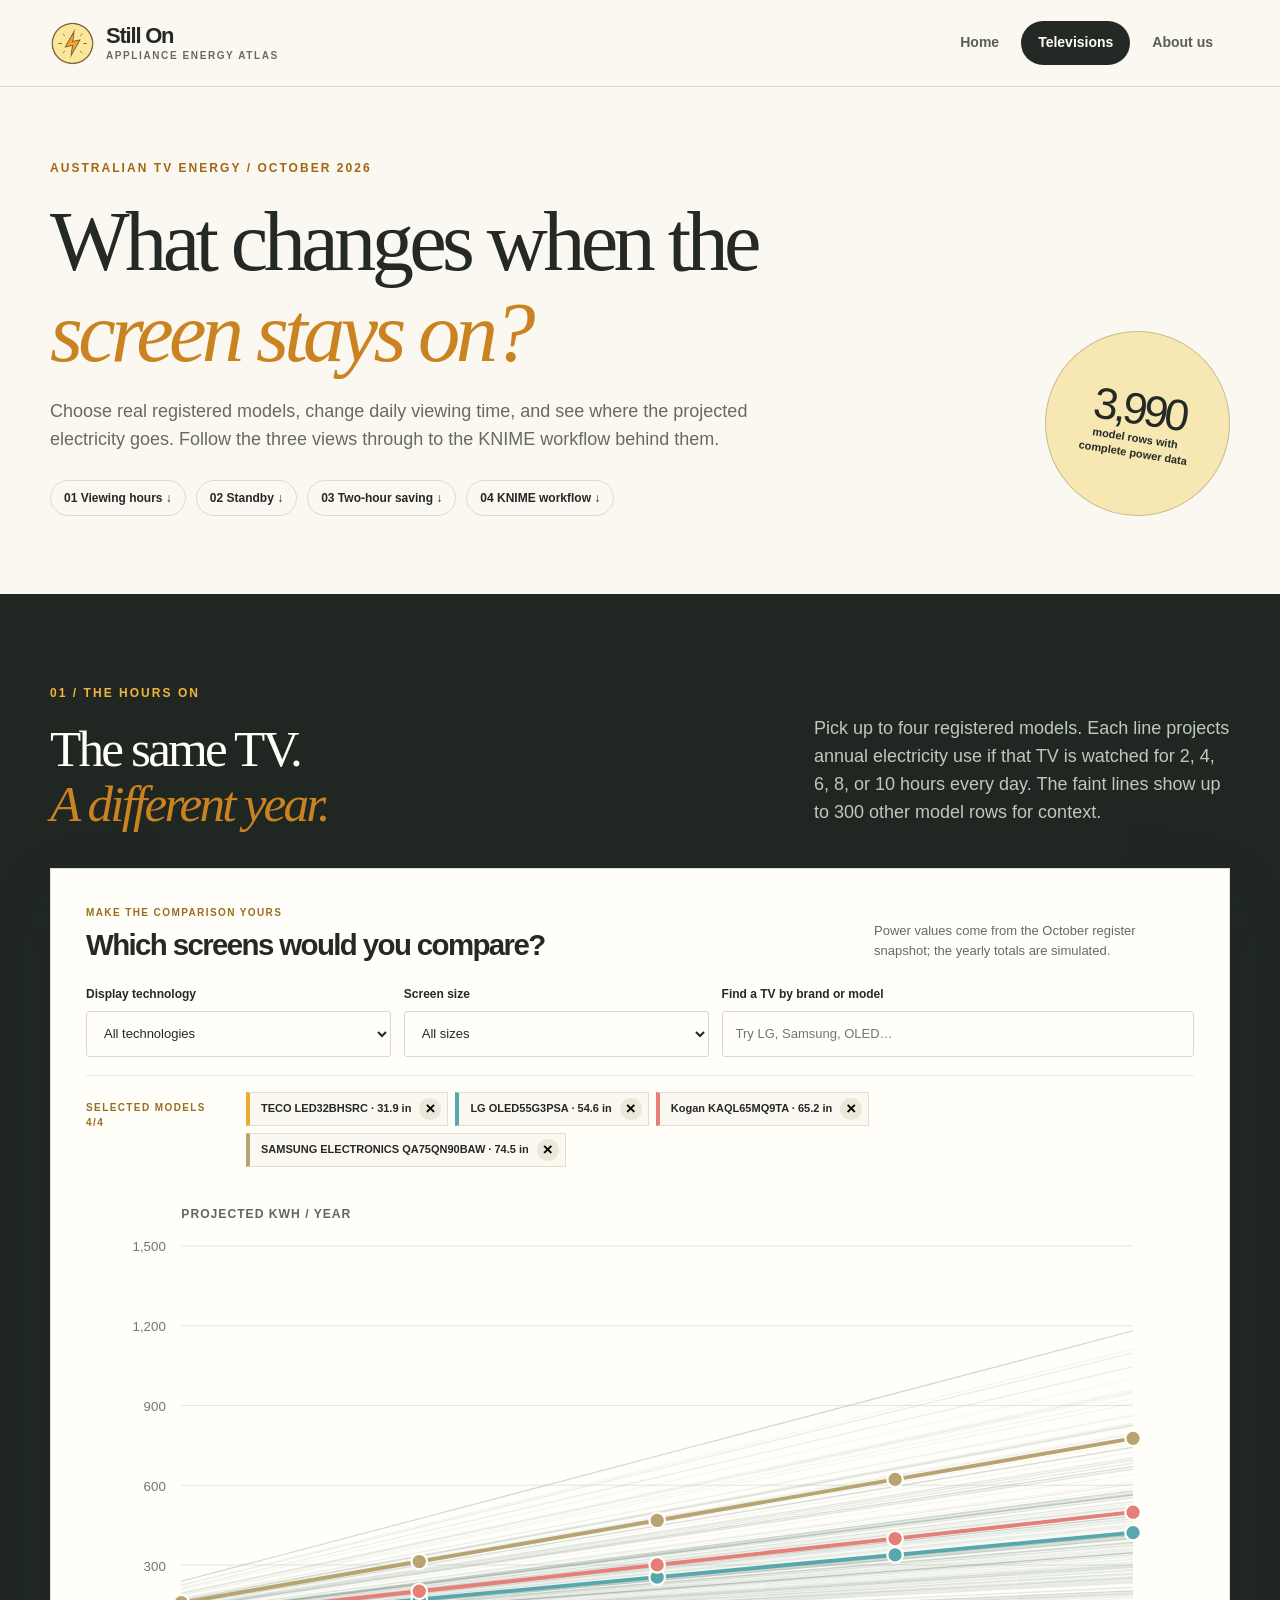
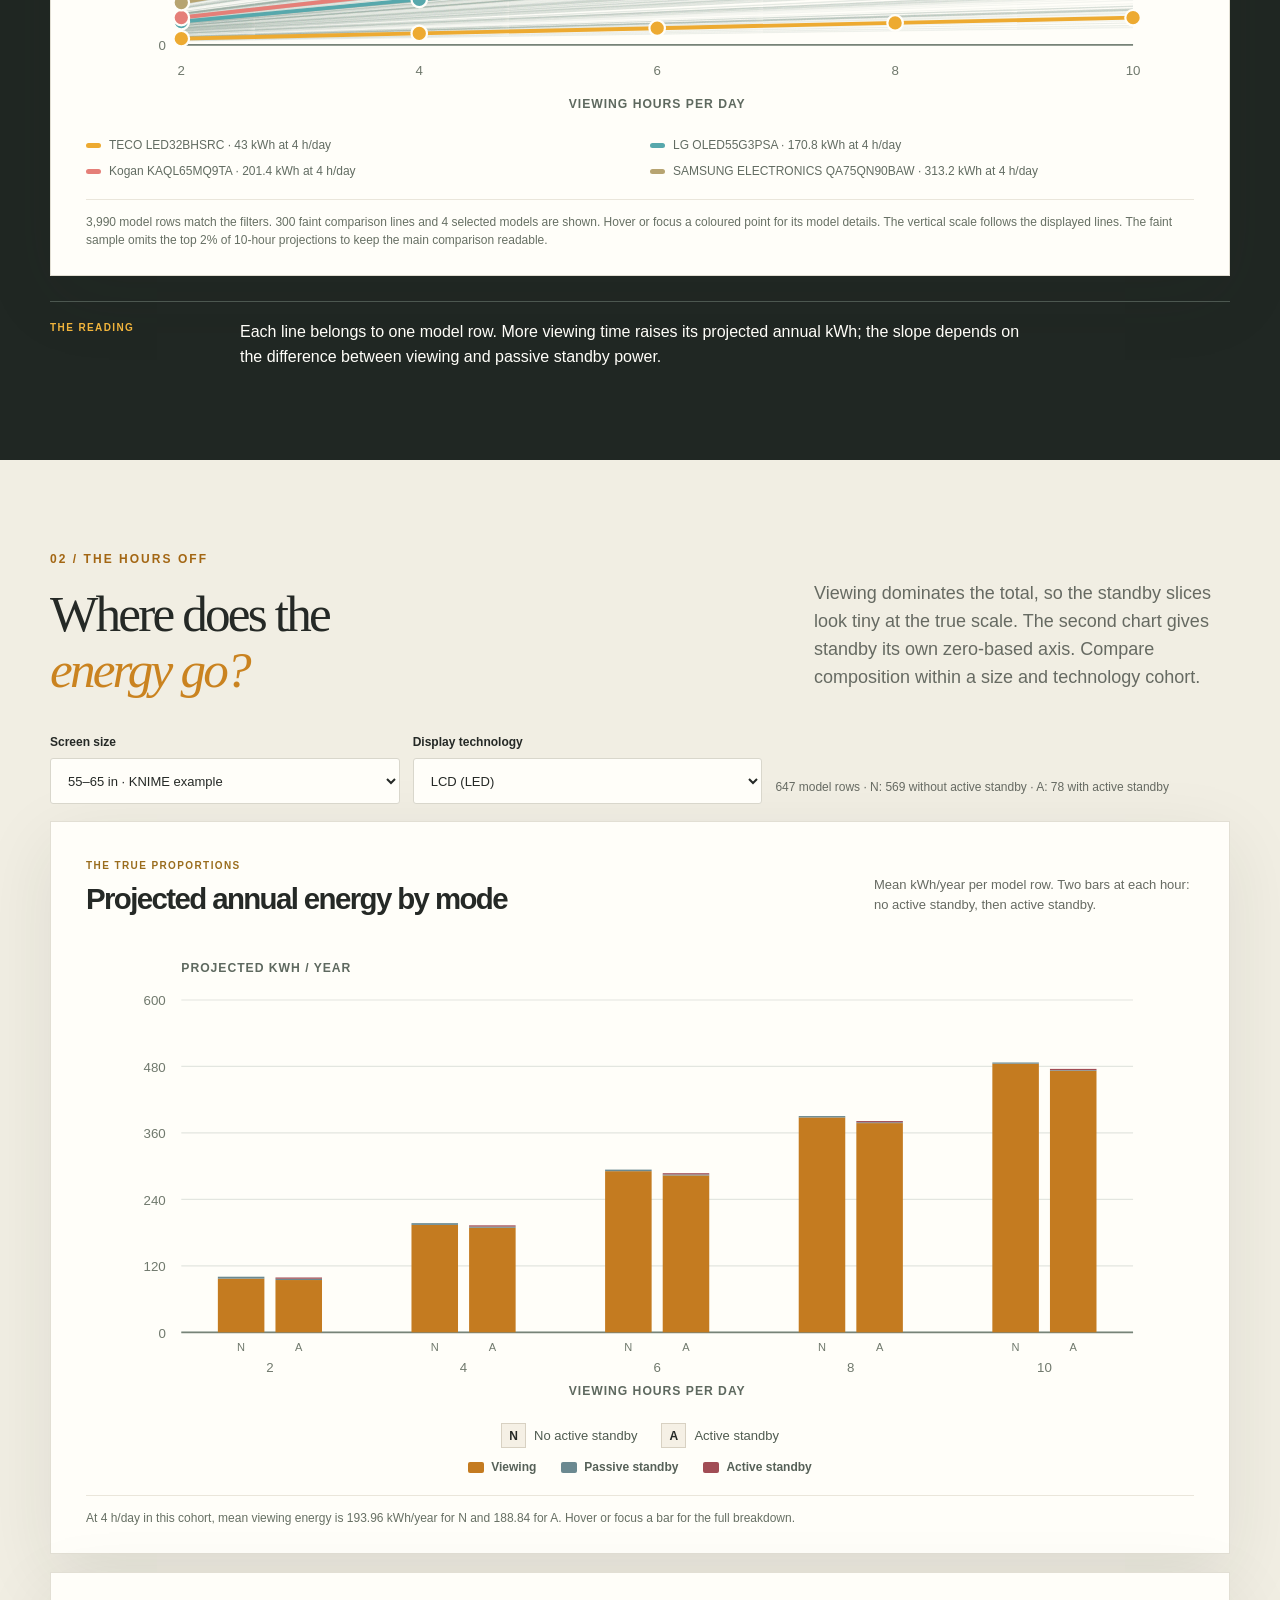
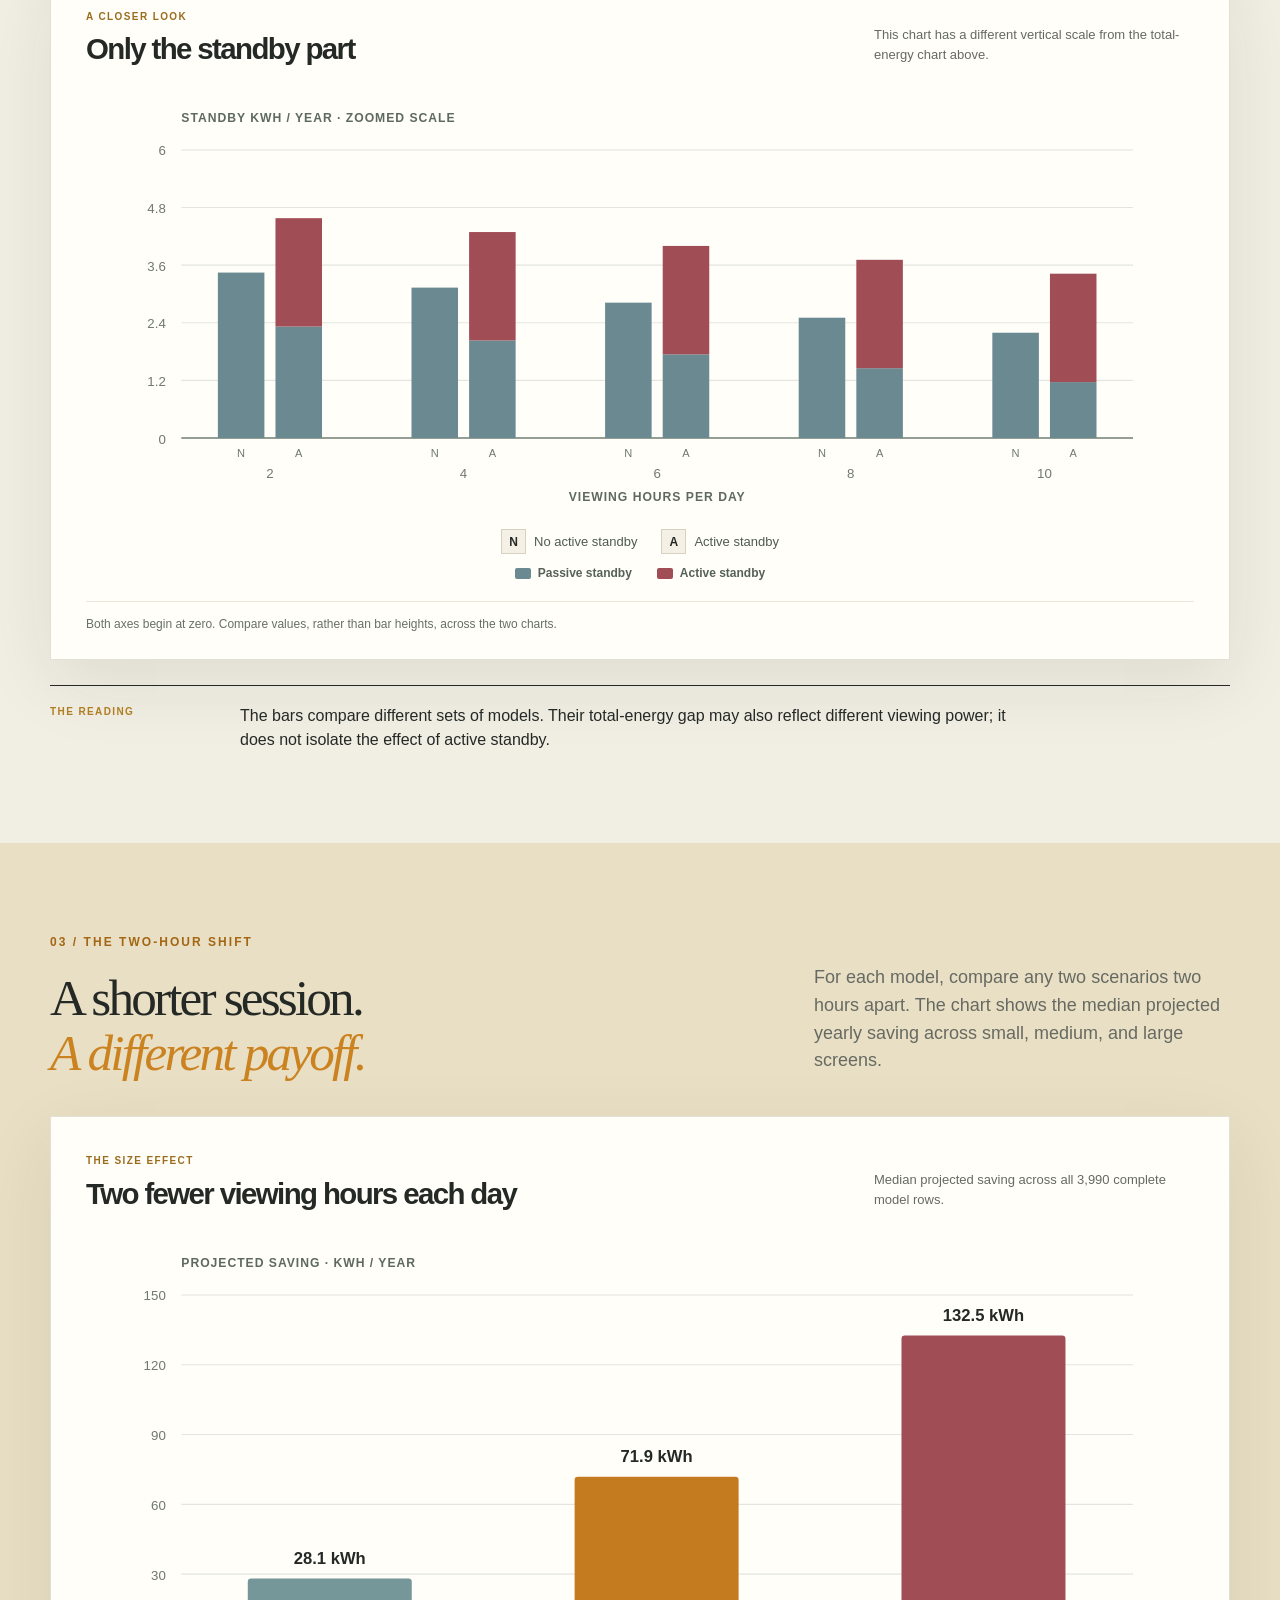
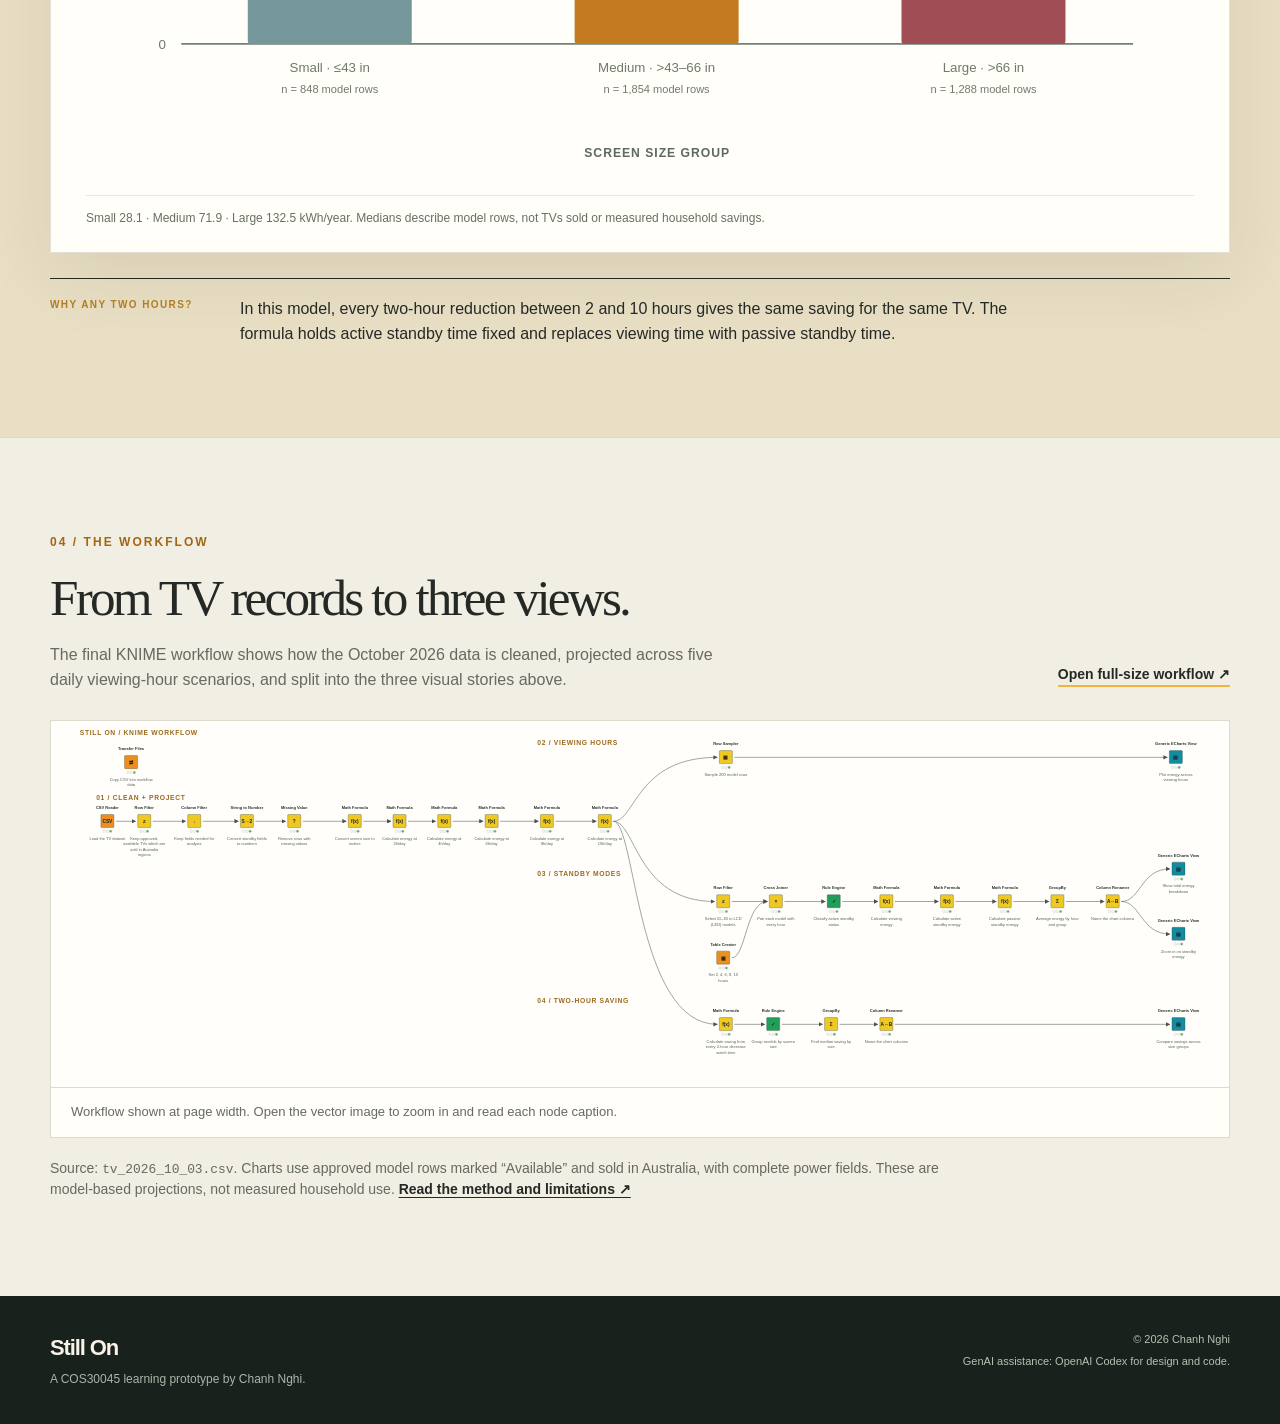
<file: Assignment1/backups/televisions-background-grid-2026-10-06/televisions.html>
<!doctype html>
<html lang="en">

<head>
  <meta charset="utf-8">
  <meta name="viewport" content="width=device-width, initial-scale=1">
  <meta name="description"
    content="Explore how viewing hours, standby modes, and screen size shape projected TV energy use in Australia.">
  <title>Televisions — background grid backup | Still On</title>
  <link rel="stylesheet" href="assets/css/styles.css">
  <script src="assets/js/site.js" defer></script>
  <script src="assets/data/tv-snapshot.js" defer></script>
  <script src="assets/js/story.js" defer></script>
</head>

<body data-page="televisions">
  <a class="skip-link" href="#main">Skip to content</a>
  <header class="site-header">
    <div class="shell nav-shell"><a class="brand" href="../../index.html" aria-label="Still On, Home"><img
          src="assets/img/power-icon.png" alt="" width="45" height="45"><span><strong>Still On</strong><small>Appliance
            energy atlas</small></span></a>
      <nav class="main-nav" aria-label="Main navigation"><a href="../../index.html">Home</a><a href="../../televisions.html"
          aria-current="page">Televisions</a><a href="../../about.html">About us</a></nav>
    </div>
  </header>
  <main id="main">
    <section class="page-hero shell">
      <div>
        <p class="kicker">AUSTRALIAN TV ENERGY / OCTOBER 2026</p>
        <h1>What changes when the <em>screen stays on?</em></h1>
        <p>Choose real registered models, change daily viewing time, and see where the projected electricity goes.
          Follow the three views through to the KNIME workflow behind them.</p>
        <div class="story-jump-links" aria-label="On this page">
          <a href="#viewing">01 Viewing hours ↓</a><a href="#standby">02 Standby ↓</a>
          <a href="#savings">03 Two-hour saving ↓</a><a href="#workflow">04 KNIME workflow ↓</a>
        </div>
      </div>
      <div class="page-hero-stamp"><span>3,990</span><small>model rows with<br>complete power data</small>
      </div>
    </section>
    <section class="story-section story-section-dark" id="viewing" aria-labelledby="viewing-title">
      <div class="shell">
        <div class="story-heading">
          <div><p class="kicker">01 / THE HOURS ON</p><h2 id="viewing-title">The same TV.<br><em>A different year.</em></h2></div>
          <p>Pick up to four registered models. Each line projects annual electricity use if that TV is watched
            for 2, 4, 6, 8, or 10 hours every day. The faint lines show up to 300 other model rows for context.</p>
        </div>
        <div class="story-panel line-panel">
          <div class="story-panel-head">
            <div><span class="mini-kicker">MAKE THE COMPARISON YOURS</span><h3>Which screens would you compare?</h3></div>
            <p>Power values come from the October register snapshot; the yearly totals are simulated.</p>
          </div>
          <div class="story-filter-grid">
            <label>Display technology<select id="line-tech"><option value="all">All technologies</option></select></label>
            <label>Screen size<select id="line-size">
              <option value="all">All sizes</option><option value="Small">Small · ≤43 in</option>
              <option value="Medium">Medium · >43–66 in</option><option value="Large">Large · >66 in</option>
            </select></label>
            <div class="model-picker">
              <label for="model-search">Find a TV by brand or model</label>
              <input id="model-search" type="search" placeholder="Try LG, Samsung, OLED…" autocomplete="off">
              <div class="model-results" id="model-results" hidden></div>
            </div>
          </div>
          <div class="selection-row"><span class="mini-kicker">SELECTED MODELS <span id="selection-count">0/4</span></span>
            <div class="selected-models" id="selected-models"></div></div>
          <div class="story-chart-scroll"><svg id="viewing-chart" viewBox="0 0 1000 490" role="img"
              aria-label="Projected annual energy by daily viewing hours for selected televisions"
              aria-description="Up to 300 faint lines provide context. Selected models appear in distinct colours and their values are listed below."></svg></div>
          <div class="line-legend" id="line-legend"></div>
          <p class="story-chart-note" id="line-note" role="status"></p>
        </div>
        <div class="story-takeaway"><span>THE READING</span><p>Each line belongs to one model row. More viewing time
          raises its projected annual kWh; the slope depends on the difference between viewing and passive standby power.</p></div>
      </div>
    </section>

    <section class="story-section story-section-cream" id="standby" aria-labelledby="standby-title">
      <div class="shell">
        <div class="story-heading">
          <div><p class="kicker">02 / THE HOURS OFF</p><h2 id="standby-title">Where does the<br><em>energy go?</em></h2></div>
          <p>Viewing dominates the total, so the standby slices look tiny at the true scale. The second chart
            gives standby its own zero-based axis. Compare composition within a size and technology cohort.</p>
        </div>
        <div class="standby-controls">
          <label>Screen size<select id="standby-size">
            <option value="55to65">55–65 in · KNIME example</option><option value="all">All sizes</option>
            <option value="under55">Under 55 in</option><option value="over65">Over 65 in</option>
          </select></label>
          <label>Display technology<select id="standby-tech"><option value="all">All technologies</option></select></label>
          <p id="standby-counts" role="status"></p>
        </div>
        <div class="story-panel energy-chart-panel">
          <div class="story-panel-head"><div><span class="mini-kicker">THE TRUE PROPORTIONS</span>
            <h3>Projected annual energy by mode</h3></div><p>Mean kWh/year per model row. Two bars at each hour: no active standby, then active standby.</p></div>
          <div class="story-chart-scroll"><svg id="total-energy-chart" viewBox="0 0 1000 430" role="img"
            aria-label="Mean annual energy split between viewing and standby"
            aria-description="Pairs of stacked bars compare two groups of TV model rows at each daily viewing duration."></svg></div>
          <div class="standby-group-legend" aria-label="Bar groups"><span><strong>N</strong> No active standby</span>
            <span><strong>A</strong> Active standby</span></div>
          <div class="energy-legend" aria-label="Energy colours"><span><i class="legend-viewing"></i> Viewing</span>
            <span><i class="legend-passive"></i> Passive standby</span>
            <span><i class="legend-active"></i> Active standby</span></div>
          <p class="story-chart-note" id="total-note"></p>
        </div>
        <div class="story-panel energy-chart-panel standby-zoom-panel">
          <div class="story-panel-head"><div><span class="mini-kicker">A CLOSER LOOK</span>
            <h3>Only the standby part</h3></div><p>This chart has a different vertical scale from the total-energy chart above.</p></div>
          <div class="story-chart-scroll"><svg id="standby-energy-chart" viewBox="0 0 1000 390" role="img"
            aria-label="Passive and active standby energy at a magnified scale"
            aria-description="Two bars at each duration show the contribution of passive and active standby in kWh per year."></svg></div>
          <div class="standby-group-legend" aria-label="Bar groups"><span><strong>N</strong> No active standby</span>
            <span><strong>A</strong> Active standby</span></div>
          <div class="energy-legend" aria-label="Standby energy colours">
            <span><i class="legend-passive"></i> Passive standby</span>
            <span><i class="legend-active"></i> Active standby</span></div>
          <p class="story-chart-note">Both axes begin at zero. Compare values, rather than bar heights, across the two charts.</p>
        </div>
        <div class="story-takeaway"><span>THE READING</span><p>The bars compare different sets of models.
          Their total-energy gap may also reflect different viewing power; it does not isolate the effect of active standby.</p></div>
      </div>
    </section>

    <section class="story-section story-section-savings" id="savings" aria-labelledby="savings-title">
      <div class="shell">
        <div class="story-heading">
          <div><p class="kicker">03 / THE TWO-HOUR SHIFT</p><h2 id="savings-title">A shorter session.<br><em>A different payoff.</em></h2></div>
          <p>For each model, compare any two scenarios two hours apart. The chart shows the median projected
            yearly saving across small, medium, and large screens.</p>
        </div>
        <div class="story-panel saving-panel">
          <div class="story-panel-head"><div><span class="mini-kicker">THE SIZE EFFECT</span>
            <h3>Two fewer viewing hours each day</h3></div><p>Median projected saving across all 3,990 complete model rows.</p></div>
          <div class="story-chart-scroll"><svg id="savings-chart" viewBox="0 0 1000 490" role="img"
            aria-label="Median annual kWh saved for a two-hour daily viewing reduction"
            aria-description="Three bars compare model rows in small, medium, and large screen-size groups."></svg></div>
          <p class="story-chart-note" id="savings-note"></p>
        </div>
        <div class="story-takeaway"><span>WHY ANY TWO HOURS?</span><p>In this model, every two-hour reduction
          between 2 and 10 hours gives the same saving for the same TV. The formula holds active standby time fixed
          and replaces viewing time with passive standby time.</p></div>
      </div>
    </section>

    <section class="section section-light workflow-section" id="workflow" aria-labelledby="workflow-title">
      <div class="shell">
        <div class="workflow-heading">
          <div>
            <p class="kicker">04 / THE WORKFLOW</p>
            <h2 id="workflow-title">From TV records to three views.</h2>
            <p>The final KNIME workflow shows how the October 2026 data is cleaned, projected across five daily
              viewing-hour scenarios, and split into the three visual stories above.</p>
          </div>
          <a class="text-link" href="assets/img/knime-workflow.svg?v=20261005-final-comments" target="_blank" rel="noopener">Open full-size workflow
            <span aria-hidden="true">↗</span></a>
        </div>
        <figure class="workflow-figure">
          <a class="workflow-image-link" href="assets/img/knime-workflow.svg?v=20261005-final-comments" target="_blank" rel="noopener" aria-label="Open the KNIME workflow at full size to zoom in">
            <img src="assets/img/knime-workflow.svg?v=20261005-final-comments" width="4700" height="1460" loading="lazy"
              alt="KNIME workflow: load and clean October TV data, project yearly energy for five viewing-hour scenarios, then produce the viewing-hours, standby, and two-hour-saving charts.">
          </a>
          <figcaption>Workflow shown at page width. Open the vector image to zoom in and read each node caption.</figcaption>
        </figure>
        <p class="workflow-source">Source: <code>tv_2026_10_03.csv</code>. Charts use approved model rows marked
          “Available” and sold in Australia, with complete power fields. These are model-based projections, not
          measured household use. <a href="../../about.html">Read the method and limitations ↗</a></p>
      </div>
    </section>
  </main>
  <footer class="site-footer">
    <div class="shell footer-inner">
      <div><strong>Still On</strong>
        <p>A COS30045 learning prototype by Chanh Nghi.</p>
      </div>
      <div><span>© 2026 Chanh Nghi</span><span>GenAI assistance: OpenAI Codex for design and code.</span></div>
    </div>
  </footer>
</body>

</html>
</file>
<file: Assignment1/assets/css/styles.css>
:root {
    --ink: #252926;
    --muted: #666a62;
    --paper: #faf8f1;
    --cream: #f1eee3;
    --line: #dcd9cd;
    --night: #202723;
    --night-soft: #2c342f;
    --gold: #f1b43c;
    --gold-light: #ffe8a0;
    --white: #fffef9;
    --shadow: 0 22px 70px rgba(37, 41, 38, .09)
}

* {
    box-sizing: border-box
}

html {
    scroll-behavior: smooth;
    scroll-padding-top: 86px
}

body {
    margin: 0;
    background: var(--paper);
    color: var(--ink);
    font-family: Arial, Helvetica, sans-serif;
    font-size: 16px;
    line-height: 1.55
}

button,
input,
select {
    font: inherit
}

button,
a {
    -webkit-tap-highlight-color: transparent
}

a {
    color: inherit
}

img {
    max-width: 100%;
    display: block
}

.shell {
    width: min(1180px, calc(100% - 48px));
    margin-inline: auto
}

.skip-link {
    position: absolute;
    z-index: 20;
    top: -100px;
    left: 16px;
    padding: 10px 16px;
    background: var(--gold);
    color: var(--ink)
}

.skip-link:focus {
    top: 10px
}

:focus-visible {
    outline: 3px solid #cb7c06;
    outline-offset: 4px
}

.site-header {
    position: sticky;
    top: 0;
    z-index: 10;
    background: var(--paper);
    border-bottom: 1px solid var(--line)
}

.nav-shell {
    display: flex;
    align-items: center;
    justify-content: space-between;
    min-height: 86px;
    gap: 24px
}

.brand {
    display: inline-flex;
    align-items: center;
    gap: 11px;
    text-decoration: none;
    line-height: 1.05
}

.brand img {
    width: 45px;
    height: 45px
}

.brand strong {
    display: block;
    font-size: 22px;
    letter-spacing: -.055em;
    font-weight: 800
}

.brand small {
    display: block;
    margin-top: 4px;
    font-size: 10px;
    font-weight: 700;
    letter-spacing: .16em;
    text-transform: uppercase;
    color: var(--muted)
}

.main-nav {
    display: flex;
    align-items: center;
    gap: 5px
}

.main-nav a {
    padding: 11px 17px;
    text-decoration: none;
    border-radius: 999px;
    font-size: 14px;
    font-weight: 700;
    color: #595e56;
    transition: background .2s, color .2s
}

.main-nav a:hover {
    background: #ebe7d8;
    color: var(--ink)
}

.main-nav a[aria-current=page] {
    background: var(--ink);
    color: var(--white)
}

h1,
h2,
h3,
p {
    margin-top: 0
}

h1,
h2,
h3 {
    line-height: 1.08;
    letter-spacing: -.055em
}

h1,
h2 {
    font-family: Georgia, 'Times New Roman', serif;
    font-weight: 400
}

h1 {
    font-size: clamp(3.4rem, 6.6vw, 6.5rem)
}

h2 {
    font-size: clamp(2.5rem, 4vw, 4.3rem)
}

h3 {
    font-size: 1.35rem
}

h1 em,
h2 em {
    font-weight: 400;
    color: #ca8320
}

.kicker,
.eyebrow {
    font-size: 12px;
    font-weight: 800;
    letter-spacing: .17em;
    text-transform: uppercase
}

.kicker {
    color: #a36613;
    margin-bottom: 18px
}

.eyebrow {
    display: inline-flex;
    align-items: center;
    gap: 11px;
    color: #4f594c
}

.eyebrow-dot {
    width: 9px;
    height: 9px;
    border-radius: 50%;
    background: var(--gold)
}

.hero {
    display: grid;
    grid-template-columns: 1.06fr .94fr;
    gap: 50px;
    align-items: center;
    padding-block: 80px 92px
}

.hero-copy h1 {
    max-width: 720px;
    margin: 23px 0 24px
}

.hero-lead {
    max-width: 590px;
    font-size: 19px;
    line-height: 1.65;
    color: #555d52
}

.button-row {
    display: flex;
    align-items: center;
    gap: 12px;
    flex-wrap: wrap;
    margin: 32px 0 23px
}

.button {
    display: inline-flex;
    align-items: center;
    justify-content: space-between;
    gap: 30px;
    min-height: 50px;
    padding: 12px 19px;
    border: 1px solid transparent;
    border-radius: 5px;
    text-decoration: none;
    font-size: 14px;
    font-weight: 800;
    cursor: pointer;
    transition: transform .2s, background .2s, box-shadow .2s
}

.button:hover {
    transform: translateY(-2px)
}

.button-primary {
    background: var(--gold);
    color: #261f12;
    box-shadow: 0 8px 20px rgba(184, 113, 18, .12)
}

.button-primary:hover {
    background: #ffc658;
    box-shadow: 0 12px 24px rgba(184, 113, 18, .2)
}

.button-quiet {
    background: transparent;
    border-color: #c5c4b8
}

.button-quiet:hover {
    background: #f0ecdc
}

.hero-footnote {
    max-width: 560px;
    font-size: 12px;
    color: #858a80
}

.hero-visual {
    position: relative;
    min-height: 560px;
    padding: 24px;
    display: flex;
    flex-direction: column;
    justify-content: space-between;
    overflow: hidden;
    color: #f9f4e5;
    background: radial-gradient(circle at 50% 44%, #4a4c38 0, #28312b 44%, #1d2521 78%);
    box-shadow: var(--shadow)
}

.hero-visual:before,
.hero-visual:after {
    content: "";
    position: absolute;
    border: 1px solid rgba(255, 238, 178, .12);
    border-radius: 50%;
    left: 50%;
    top: 48%;
    transform: translate(-50%, -50%);
    pointer-events: none
}

.hero-visual:before {
    width: 580px;
    height: 580px
}

.hero-visual:after {
    width: 760px;
    height: 760px
}

.hero-visual-top,
.hero-visual-bottom {
    position: relative;
    z-index: 1;
    display: flex;
    justify-content: space-between;
    gap: 10px;
    font-size: 10px;
    font-weight: 800;
    letter-spacing: .18em
}

.hero-visual-bottom {
    padding-top: 19px;
    border-top: 1px solid rgba(255, 255, 255, .22);
    color: #c8ceb9
}

.energy-orbit {
    position: absolute;
    inset: 0;
    display: grid;
    place-items: center
}

.orbit-core {
    position: relative;
    width: 280px;
    aspect-ratio: 1;
    border: 1px solid rgba(247, 210, 111, .65);
    border-radius: 50%;
    display: grid;
    place-items: center;
    background: radial-gradient(circle at 40% 32%, #fdf3c2, #f6c94e 67%, #ca8425);
    box-shadow: 0 0 0 24px rgba(242, 183, 59, .07), 0 0 0 82px rgba(242, 183, 59, .05), 0 30px 70px rgba(9, 12, 9, .33)
}

.orbit-core:before,
.orbit-core:after {
    content: "";
    position: absolute;
    width: 330px;
    height: 330px;
    border: 1px dashed rgba(255, 239, 188, .4);
    border-radius: 50%
}

.orbit-core:after {
    width: 405px;
    height: 405px;
    opacity: .45
}

.orbit-core span {
    font-size: 104px;
    line-height: 1;
    color: #785327;
    text-shadow: 1px 2px 0 #fff2bf
}

.hero-stats {
    position: relative;
    z-index: 1;
    display: flex;
    gap: 28px;
    align-items: flex-end;
    margin-top: auto;
    padding-bottom: 25px
}

.hero-stats div {
    display: flex;
    flex-direction: column;
    gap: 3px;
    flex: 1
}

.hero-stats div+div {
    padding-left: 28px;
    border-left: 1px solid rgba(255, 255, 255, .24)
}

.hero-stats strong {
    font-size: clamp(2.4rem, 4vw, 3.6rem);
    letter-spacing: -.065em;
    line-height: 1;
    font-weight: 500
}

.hero-stats span {
    font-size: 11px;
    color: #d8dbc9
}

.section {
    padding-block: 95px
}

.section-light {
    background: var(--cream)
}

.section-heading {
    display: grid;
    grid-template-columns: 1.3fr .7fr;
    gap: 50px;
    align-items: end;
    margin-bottom: 40px
}

.section-heading h2 {
    max-width: 730px;
    margin-bottom: 0
}

.section-heading>p {
    margin: 0;
    color: var(--muted);
    font-size: 17px
}

.feature-grid {
    display: grid;
    grid-template-columns: repeat(3, 1fr);
    gap: 14px
}

.feature-card {
    position: relative;
    min-height: 300px;
    padding: 29px;
    background: var(--white);
    border: 1px solid #e5e2d8;
    display: flex;
    flex-direction: column;
    align-items: flex-start;
    transition: transform .2s, box-shadow .2s
}

.feature-card:hover {
    transform: translateY(-4px);
    box-shadow: var(--shadow)
}

.feature-number {
    font-size: 11px;
    font-weight: 800;
    letter-spacing: .14em;
    color: #9f9f92
}

.feature-icon {
    margin: 20px 0 28px;
    font-size: 34px;
    line-height: 1;
    color: #b66e17
}

.feature-card h3 {
    margin-bottom: 10px
}

.feature-card p {
    color: var(--muted);
    font-size: 14px;
    max-width: 300px
}

.feature-card a {
    margin-top: auto;
    text-decoration: none;
    font-size: 13px;
    font-weight: 800;
    border-bottom: 1px solid #b77c25;
    padding-bottom: 3px
}

.calculator-section {
    background: var(--night);
    color: var(--white)
}

.calculator-layout {
    display: grid;
    grid-template-columns: .85fr 1.15fr;
    gap: 70px;
    align-items: center
}

.calculator-intro .kicker {
    color: var(--gold)
}

.calculator-intro h2 {
    max-width: 440px
}

.calculator-intro>p:not(.kicker) {
    max-width: 440px;
    color: #bec5b9;
    font-size: 17px
}

.formula {
    display: inline-block;
    margin-top: 25px;
    padding: 12px 17px;
    border-left: 3px solid var(--gold);
    background: #2d3630;
    color: #e4e2d4;
    font-size: 13px;
    font-weight: 700
}

.calculator-panel {
    padding: 30px;
    background: #f8f5e9;
    color: var(--ink);
    box-shadow: 0 26px 55px rgba(0, 0, 0, .2)
}

.panel-label {
    display: flex;
    justify-content: space-between;
    gap: 15px;
    padding-bottom: 20px;
    border-bottom: 1px solid var(--line);
    font-size: 11px;
    font-weight: 800;
    letter-spacing: .13em
}

.panel-label span {
    color: #8d8b80
}

.form-grid {
    display: grid;
    grid-template-columns: 1fr 1fr;
    gap: 18px;
    margin-top: 24px
}

.form-grid label {
    display: flex;
    flex-direction: column;
    gap: 7px;
    font-size: 14px;
    font-weight: 800
}

.form-grid label span {
    color: #818479;
    font-size: 11px;
    font-weight: 400
}

.form-grid input,
.filter-grid select {
    width: 100%;
    min-height: 46px;
    border: 1px solid #d4d1c4;
    border-radius: 3px;
    background: var(--white);
    padding: 10px 12px;
    color: var(--ink)
}

.form-grid input:focus,
.filter-grid select:focus {
    border-color: #a77622
}

.form-wide {
    grid-column: span 2
}

.form-error {
    min-height: 21px;
    margin: 12px 0 0;
    color: #a43d2a;
    font-size: 13px;
    font-weight: 700
}

.calculator-button {
    width: 100%;
    margin-top: 3px
}

.result-grid {
    display: grid;
    grid-template-columns: repeat(3, 1fr);
    gap: 1px;
    margin-top: 22px;
    background: #d8d5c8;
    border: 1px solid #d8d5c8
}

.result-grid>div {
    padding: 17px 12px;
    background: var(--white);
    display: flex;
    flex-direction: column
}

.result-grid span {
    font-size: 9px;
    letter-spacing: .1em;
    font-weight: 800;
    color: #777a6e
}

.result-grid strong {
    margin-top: 7px;
    font-size: 25px;
    letter-spacing: -.05em;
    line-height: 1.1
}

.result-grid small {
    font-size: 10px;
    color: #898d81
}

.fine-print {
    margin: 15px 0 0;
    color: #898d81;
    font-size: 11px
}

.faq-layout {
    display: grid;
    grid-template-columns: .75fr 1.25fr;
    gap: 80px
}

.faq-layout>div:first-child p:not(.kicker) {
    color: var(--muted);
    max-width: 330px
}

.faq-list {
    border-top: 1px solid #c7c4b7
}

.faq-item {
    border-bottom: 1px solid #c7c4b7
}

.faq-item h3 {
    margin: 0
}

.faq-trigger {
    display: flex;
    align-items: center;
    justify-content: space-between;
    gap: 20px;
    width: 100%;
    padding: 25px 0;
    border: 0;
    background: transparent;
    text-align: left;
    color: var(--ink);
    font-weight: 700;
    font-size: 18px;
    cursor: pointer
}

.faq-trigger:hover {
    color: #a76b19
}

.faq-trigger span {
    font-size: 27px;
    font-weight: 400;
    line-height: 1;
    transition: transform .2s
}

.faq-trigger[aria-expanded=true] span {
    transform: rotate(45deg)
}

.faq-answer {
    padding: 0 35px 22px 0;
    color: var(--muted)
}

.faq-answer p {
    margin: 0
}

.site-footer {
    background: #19211c;
    color: #f7f3e7
}

.footer-inner {
    display: flex;
    justify-content: space-between;
    gap: 30px;
    padding-block: 35px
}

.site-footer strong {
    font-size: 22px;
    letter-spacing: -.05em
}

.site-footer p {
    margin: 5px 0 0;
    font-size: 12px;
    color: #aab6a9
}

.footer-inner>div:last-child {
    display: flex;
    flex-direction: column;
    align-items: flex-end;
    gap: 5px;
    font-size: 11px;
    color: #b7c0b2
}

.page-hero {
    display: grid;
    grid-template-columns: 1fr auto;
    gap: 50px;
    align-items: end;
    padding-block: 72px 78px
}

.page-hero h1 {
    max-width: 860px;
    margin-bottom: 20px
}

.page-hero p:not(.kicker) {
    max-width: 740px;
    margin-bottom: 0;
    color: var(--muted);
    font-size: 18px
}

.page-hero-stamp {
    width: 185px;
    height: 185px;
    border-radius: 50%;
    border: 1px solid #c9ba8e;
    background: #f6e7b3;
    display: flex;
    flex-direction: column;
    align-items: center;
    justify-content: center;
    text-align: center;
    transform: rotate(9deg)
}

.page-hero-stamp span {
    font-size: 44px;
    letter-spacing: -.08em;
    line-height: 1
}

.page-hero-stamp small {
    font-size: 11px;
    line-height: 1.35;
    font-weight: 700
}

.data-section {
    padding-block: 55px 95px
}

.data-toolbar {
    display: flex;
    align-items: end;
    justify-content: space-between;
    gap: 40px;
    margin-bottom: 26px
}

.data-toolbar h2 {
    font-size: clamp(2rem, 3vw, 3rem);
    margin: 0
}

.data-toolbar .kicker {
    margin-bottom: 8px
}

.filter-grid {
    display: grid;
    grid-template-columns: repeat(3, minmax(135px, 1fr));
    gap: 10px;
    width: min(640px, 100%)
}

.filter-grid label {
    font-size: 11px;
    font-weight: 800;
    letter-spacing: .05em
}

.filter-grid select {
    margin-top: 7px;
    font-size: 13px;
    letter-spacing: 0;
    font-weight: 400
}

.load-message {
    padding: 20px;
    border: 1px dashed #c5c1b1;
    color: #5d6557
}

.stat-grid {
    display: grid;
    grid-template-columns: repeat(4, 1fr);
    gap: 10px;
    margin-bottom: 18px
}

.stat-card {
    padding: 22px;
    background: var(--white);
    border: 1px solid #e2dfd4;
    display: flex;
    flex-direction: column
}

.stat-card>span {
    font-size: 10px;
    font-weight: 800;
    letter-spacing: .1em;
    color: #757d71
}

.stat-card strong {
    margin-top: 12px;
    font-size: 37px;
    line-height: 1;
    letter-spacing: -.055em
}

.stat-card small {
    margin-top: 6px;
    color: #838a80;
    font-size: 11px
}

.chart-card,
.table-card {
    background: var(--white);
    border: 1px solid #e2dfd4
}

.chart-card {
    padding: 30px 30px 19px
}

.chart-header,
.table-heading {
    display: flex;
    justify-content: space-between;
    align-items: end;
    gap: 30px
}

.chart-header .kicker,
.table-heading .kicker {
    margin-bottom: 9px
}

.chart-header h3,
.table-heading h3 {
    margin-bottom: 5px;
    font-size: 25px;
    letter-spacing: -.04em
}

.chart-header p:not(.kicker),
.table-heading>p {
    margin: 0;
    color: #777e73;
    font-size: 12px
}

.chart-legend {
    white-space: nowrap;
    font-size: 11px;
    color: #71796c
}

.chart-legend i {
    display: inline-block;
    width: 9px;
    height: 9px;
    margin-right: 5px;
    border-radius: 50%;
    background: #c78222
}

.chart-scroll {
    overflow-x: auto;
    margin-top: 20px
}

.chart-scroll svg {
    display: block;
    width: 100%;
    min-width: 620px;
    height: auto
}

.chart-axis-label {
    text-align: center;
    font-size: 10px;
    font-weight: 800;
    letter-spacing: .12em;
    color: #697066
}

.chart-note {
    margin: 15px 0 0;
    padding-top: 12px;
    border-top: 1px solid #eeeae0;
    color: #6d7569;
    font-size: 11px
}

.table-card {
    margin-top: 18px;
    padding: 30px
}

.table-heading {
    margin-bottom: 20px
}

.table-heading>p {
    max-width: 280px
}

.table-scroll {
    overflow-x: auto
}

table {
    width: 100%;
    border-collapse: collapse;
    text-align: left;
    font-size: 13px;
    min-width: 690px
}

th {
    padding: 11px 12px;
    background: #f1eee3;
    color: #5e665a;
    font-size: 10px;
    letter-spacing: .08em;
    text-transform: uppercase
}

td {
    padding: 12px;
    border-bottom: 1px solid #ece9e0
}

td:first-child {
    font-weight: 700
}

td span {
    display: block;
    font-weight: 400;
    font-size: 11px;
    color: #858c80
}

tbody tr:hover {
    background: #faf6e9
}

.source-strip {
    display: grid;
    grid-template-columns: auto 1fr auto;
    gap: 18px;
    align-items: start;
    margin-top: 18px;
    padding: 22px;
    background: #e8e3d5
}

.source-strip>span {
    font-size: 10px;
    font-weight: 800;
    letter-spacing: .1em;
    color: #936215
}

.source-strip p {
    margin: 0;
    font-size: 12px;
    color: #62695f
}

.source-strip a {
    white-space: nowrap;
    font-size: 12px;
    font-weight: 800;
    text-decoration: none;
    border-bottom: 1px solid #9a771e
}

.axis-line {
    stroke: #687367;
    stroke-width: 1.5
}

.grid-line {
    stroke: #e4e6df;
    stroke-width: 1
}

.tick-label {
    fill: #697367;
    font: 12px Arial, Helvetica, sans-serif
}

.axis-title {
    fill: #566158;
    font: 700 11px Arial, Helvetica, sans-serif;
    letter-spacing: 1px
}

.plot-point {
    fill: #bd7a1c;
    opacity: .34;
    stroke: #9d5e11;
    stroke-width: .35
}

.plot-point:hover,
.plot-point:focus {
    opacity: 1;
    fill: #eb9f1f;
    stroke: #633e10;
    stroke-width: 2;
    outline: none
}

.about-hero {
    min-height: 425px
}

.about-mark {
    width: 250px;
    height: 250px;
    display: grid;
    place-items: center;
    border: 1px solid #d3c494;
    border-radius: 50%;
    background: #f7e8b5;
    color: #815921;
    box-shadow: 0 0 0 27px rgba(238, 204, 111, .18)
}

.about-mark>span {
    font-family: Georgia, serif;
    font-size: 140px;
    line-height: 1;
    letter-spacing: -.2em;
    padding-right: .2em
}

.about-mark span span {
    font-family: Arial, sans-serif;
    font-size: 48px;
    vertical-align: middle;
    letter-spacing: 0
}

.about-grid {
    display: grid;
    grid-template-columns: 1fr 1fr;
    gap: 90px
}

.about-grid h2 {
    max-width: 430px
}

.about-prose {
    font-size: 18px;
    color: #586056
}

.about-prose p {
    margin-bottom: 24px
}

.text-link {
    display: inline-block;
    margin-top: 9px;
    font-size: 14px;
    color: var(--ink);
    font-weight: 800;
    text-decoration: none;
    border-bottom: 2px solid var(--gold)
}

.method-section {
    background: #e9dfc4
}

.method-section h2 {
    margin-bottom: 38px
}

.method-grid {
    display: grid;
    grid-template-columns: repeat(4, 1fr);
    gap: 12px
}

.method-grid article {
    padding: 25px;
    background: #f9f5e8;
    min-height: 255px
}

.method-grid article>span {
    font-size: 12px;
    font-weight: 800;
    color: #aa711b
}

.method-grid h3 {
    margin: 48px 0 10px
}

.method-grid p {
    margin: 0;
    font-size: 13px;
    color: #646b60
}

.workflow-section {
    border-top: 1px solid var(--line)
}

.workflow-heading {
    display: flex;
    align-items: end;
    justify-content: space-between;
    gap: 30px;
    margin-bottom: 28px
}

.workflow-heading h2 {
    max-width: 720px;
    margin-bottom: 18px
}

.workflow-heading p:last-child {
    max-width: 680px;
    margin-bottom: 0;
    color: var(--muted)
}

.workflow-heading .text-link {
    flex: none;
    margin-bottom: 5px
}

.workflow-figure {
    margin: 0;
    border: 1px solid var(--line);
    background: var(--white)
}

.workflow-image-link {
    display: block
}

.workflow-image-link img {
    display: block;
    width: 100%;
    max-width: 100%;
    height: auto
}

.workflow-figure figcaption {
    padding: 14px 20px;
    border-top: 1px solid var(--line);
    color: var(--muted);
    font-size: 13px
}

.workflow-source {
    max-width: 900px;
    margin: 20px 0 0;
    color: var(--muted);
    font-size: 14px
}

.workflow-source a {
    color: var(--ink);
    font-weight: 700;
    text-underline-offset: 3px
}

.author-section {
    background: #e9dfc4
}

.author-card {
    display: flex;
    align-items: end;
    justify-content: space-between;
    gap: 30px
}

.author-card h2 {
    margin-bottom: 0
}

.author-card p:last-child {
    margin: 0;
    padding-bottom: 7px
}

.author-card p span,
.author-card p strong {
    display: block
}

.author-card p span {
    color: #9b6a1e;
    font-size: 11px;
    font-weight: 800;
    letter-spacing: .16em
}

.author-card p strong {
    margin-top: 8px;
    font-size: 18px
}

code {
    font-family: Consolas, monospace;
    font-size: .92em;
    overflow-wrap: anywhere
}

/* Three linked TV energy views. */
.story-jump-links {
    display: flex;
    flex-wrap: wrap;
    gap: 10px;
    margin-top: 26px
}

.story-jump-links a {
    padding: 8px 13px;
    border: 1px solid var(--line);
    border-radius: 99px;
    color: var(--ink);
    font-size: 12px;
    font-weight: 700;
    text-decoration: none
}

.story-jump-links a:hover { background: var(--gold-light) }
.story-section { padding-block: 90px }
.story-section-dark { background: var(--night); color: var(--white) }
.story-section-cream { background: var(--cream) }
.story-section-savings { background: #e9dfc4 }
.story-heading {
    display: grid;
    grid-template-columns: 1.1fr .65fr;
    gap: 60px;
    align-items: end;
    margin-bottom: 36px
}

.story-heading h2 { margin-bottom: 0 }
.story-heading > p { margin-bottom: 5px; max-width: 460px; color: var(--muted); font-size: 18px }
.story-section-dark .story-heading > p { color: #bec8bd }
.story-section-dark .kicker { color: var(--gold) }
.story-panel {
    padding: 30px 35px 25px;
    background: var(--white);
    border: 1px solid #e2dfd4;
    color: var(--ink);
    box-shadow: var(--shadow)
}

.story-panel + .story-panel { margin-top: 18px }
.story-panel-head { display: flex; justify-content: space-between; align-items: end; gap: 25px; margin-bottom: 24px }
.story-panel-head h3 { margin: 6px 0 0; font-size: clamp(1.35rem, 2.3vw, 1.9rem) }
.story-panel-head p { max-width: 320px; margin: 0; color: var(--muted); font-size: 13px }
.mini-kicker { color: #9a6d1e; font-size: 10px; font-weight: 800; letter-spacing: .14em }
.story-filter-grid { display: grid; grid-template-columns: 1fr 1fr 1.55fr; gap: 13px; align-items: end }
.story-filter-grid label, .standby-controls label { display: block; font-size: 12px; font-weight: 700 }
.story-filter-grid select, .story-filter-grid input, .standby-controls select {
    display: block;
    width: 100%;
    height: 46px;
    margin-top: 7px;
    padding: 0 13px;
    border: 1px solid #d9d7cc;
    border-radius: 3px;
    background: var(--white);
    color: var(--ink);
    font-size: 13px;
    font-weight: 400
}

.model-picker { position: relative }
.model-results {
    position: absolute;
    z-index: 8;
    top: 100%;
    left: 0;
    right: 0;
    max-height: 300px;
    overflow-y: auto;
    background: var(--white);
    border: 1px solid var(--line);
    box-shadow: var(--shadow)
}

.model-results[hidden] { display: none }
.model-results button { display: block; width: 100%; padding: 10px 13px; border: 0; border-bottom: 1px solid #eeeae0; background: transparent; text-align: left; cursor: pointer }
.model-results button:hover, .model-results button:focus-visible { background: #fff2d4 }
.model-results strong, .model-results small { display: block }
.model-results strong { font-size: 12px }
.model-results small { margin-top: 2px; color: var(--muted); font-size: 11px }
.model-results p { padding: 12px; margin: 0; color: var(--muted); font-size: 12px }
.selection-row { display: flex; gap: 20px; align-items: start; margin-top: 18px; padding-top: 16px; border-top: 1px solid #ece9de }
.selection-row > .mini-kicker { flex: 0 0 140px; padding-top: 8px }
.selected-models { display: flex; flex-wrap: wrap; gap: 7px; min-height: 35px }
.selection-hint { padding-top: 7px; color: var(--muted); font-size: 12px }
.model-chip { display: inline-flex; align-items: center; gap: 8px; padding: 5px 6px 5px 11px; border: 1px solid #e2ddd0; border-left: 4px solid var(--model-color); background: #faf8f1; font-size: 11px; font-weight: 700 }
.model-chip button { display: grid; place-items: center; width: 22px; height: 22px; padding: 0; border: 0; border-radius: 50%; background: #ece7d9; cursor: pointer; font-size: 17px; line-height: 1 }
.model-chip button:hover { background: var(--gold-light) }
.story-chart-scroll { overflow-x: auto; margin-top: 18px }
.story-chart-scroll svg { display: block; width: 100%; min-width: 650px; height: auto }
.line-legend { display: grid; grid-template-columns: repeat(2, 1fr); gap: 8px 20px; margin: 8px 0 0 }
.line-legend-item { display: flex; align-items: center; gap: 8px; min-width: 0; font-size: 12px; color: #626c62 }
.line-legend-item i { display: inline-block; width: 15px; height: 5px; flex: 0 0 15px; border-radius: 4px }
.line-legend-item--mean i { height: 0; border-top: 3px dashed #263238; border-radius: 0 }
.story-chart-note { margin: 18px 0 0; padding-top: 13px; border-top: 1px solid #eae6db; color: #677064; font-size: 12px }
.story-interaction-hint { margin: -6px 0 14px; color: #677064; font-size: 12px }
.story-takeaway { display: grid; grid-template-columns: 170px 1fr; gap: 20px; margin-top: 25px; padding-top: 18px; border-top: 1px solid currentColor }
.story-takeaway span { color: #b17d22; font-size: 10px; font-weight: 800; letter-spacing: .14em }
.story-takeaway p { max-width: 790px; margin: 0; font-size: 16px }
.story-section-dark .story-takeaway { border-color: #4c5750 }
.story-section-dark .story-takeaway span { color: var(--gold) }
.standby-controls { display: grid; grid-template-columns: 1fr 1fr 1.3fr; gap: 13px; align-items: end; margin-bottom: 17px }
.standby-controls p { margin: 0 0 8px; color: var(--muted); font-size: 12px }
.energy-legend { display: flex; flex-wrap: wrap; justify-content: center; gap: 10px 25px; margin-top: 10px; font-size: 12px; font-weight: 700; color: #566158 }
.energy-legend span { display: inline-flex; align-items: center; gap: 7px }
.energy-legend i { display: inline-block; width: 16px; height: 11px; border-radius: 2px }
.standby-group-legend { display: flex; flex-wrap: wrap; justify-content: center; gap: 10px 24px; margin-top: 8px; color: #4f5b50; font-size: 13px }
.standby-group-legend span { display: inline-flex; align-items: center; gap: 8px }
.standby-group-legend strong { display: inline-grid; place-items: center; width: 25px; height: 25px; border: 1px solid #d8d1c2; background: #f5f0e5; color: var(--ink); font-size: 12px }
.legend-viewing { background: #c47b20 }
.legend-passive { background: #6b8990 }
.legend-active { background: #a14d55 }
.story-tech-divider { stroke: #e3e0d7; stroke-width: 1 }
.story-grid-line { stroke: #e3e6e0; stroke-width: 1 }
.story-axis-tick { stroke: #778378; stroke-width: 1.2 }
.story-bar-scale-mark { stroke: #fffef9; stroke-width: 1; pointer-events: none }
.story-axis-line { stroke: #778378; stroke-width: 1.5 }
.story-tick { fill: #70796d; font: 12px Arial, Helvetica, sans-serif }
.story-axis-caption { fill: #5e695f; font: 700 11px Arial, Helvetica, sans-serif; letter-spacing: .08em }
.story-bar-key { fill: #70796d; font: 10px Arial, Helvetica, sans-serif }
.saving-value { fill: var(--ink); font: 700 15px Arial, Helvetica, sans-serif }
.story-tooltip-target { cursor: help; outline: none }
.tech-power-panel .story-tooltip-target { cursor: pointer }
.story-tooltip-target:focus-visible { outline: 2px solid var(--gold); outline-offset: 3px }
.story-tooltip {
    position: fixed;
    z-index: 30;
    width: min(310px, calc(100vw - 16px));
    padding: 16px 18px;
    border: 1px solid #ddd6c6;
    background: #fffdf7;
    color: var(--ink);
    box-shadow: 0 14px 32px rgba(33, 39, 35, .13);
    pointer-events: none;
    font-size: 12px
}
.story-tooltip[hidden] { display: none }
.story-tooltip-eyebrow { display: block; margin-bottom: 5px; color: #9a6816; font-size: 10px; font-weight: 800; letter-spacing: .1em }
.story-tooltip-heading { display: block; font-size: 15px; line-height: 1.25; overflow-wrap: anywhere }
.story-tooltip-value { margin-top: 9px; padding-bottom: 11px; border-bottom: 1px solid #e7e0d1; color: #9a6816; font-size: 19px; font-weight: 700; line-height: 1.2 }
.story-tooltip dl { display: grid; grid-template-columns: minmax(80px, 1fr) auto; gap: 4px 13px; margin: 11px 0 0 }
.story-tooltip dt { color: var(--muted) }
.story-tooltip dd { margin: 0; text-align: right; font-weight: 700 }
.story-tooltip--compact { width: min(240px, calc(100vw - 16px)); padding: 11px 14px }
.story-tooltip--compact .story-tooltip-heading { font-size: 14px }
.story-tooltip--compact .story-tooltip-value { margin-top: 7px; padding-bottom: 0; border-bottom: 0; font-size: 17px }

@media(max-width:980px) {
    .story-heading { gap: 32px }
    .standby-controls { grid-template-columns: repeat(2, 1fr) }
    .standby-controls p { grid-column: 1 / -1 }
}

@media(max-width:700px) {
    .story-section { padding-block: 60px }
    .story-heading { grid-template-columns: 1fr; gap: 18px }
    .story-heading > p { font-size: 16px }
    .story-panel { padding: 22px 18px }
    .story-panel-head { display: block }
    .story-panel-head p { margin-top: 9px }
    .story-filter-grid { grid-template-columns: 1fr 1fr }
    .model-picker { grid-column: 1 / -1 }
    .selection-row { display: block }
    .selection-row > .mini-kicker { display: block; margin-bottom: 8px }
    .line-legend { grid-template-columns: 1fr }
    .story-takeaway { grid-template-columns: 1fr; gap: 8px }
}

@media(max-width:480px) {
    .story-filter-grid, .standby-controls { grid-template-columns: 1fr }
    .standby-controls p { grid-column: auto }
    .story-chart-scroll svg { min-width: 610px }
}

@media(max-width:980px) {
    .hero {
        gap: 28px
    }

    .hero-visual {
        min-height: 500px
    }

    .orbit-core {
        width: 210px
    }

    .orbit-core:before {
        width: 260px;
        height: 260px
    }

    .orbit-core:after {
        width: 320px;
        height: 320px
    }

    .hero-stats {
        gap: 12px
    }

    .hero-stats div+div {
        padding-left: 12px
    }

    .calculator-layout {
        gap: 35px
    }

    .data-toolbar {
        display: block
    }

    .filter-grid {
        margin-top: 22px;
        width: 100%
    }

    .method-grid {
        grid-template-columns: repeat(2, 1fr)
    }
}

@media(max-width:700px) {
    html {
        scroll-padding-top: 138px
    }

    .shell {
        width: min(100% - 30px, 1180px)
    }

    .nav-shell {
        min-height: 78px;
        flex-wrap: wrap;
        justify-content: center;
        padding-block: 13px;
        gap: 14px
    }

    .brand {
        margin-right: auto
    }

    .main-nav {
        width: 100%;
        justify-content: space-between
    }

    .main-nav a {
        padding: 8px 12px;
        font-size: 12px
    }

    .hero,
    .section-heading,
    .calculator-layout,
    .faq-layout,
    .page-hero,
    .about-grid {
        grid-template-columns: 1fr
    }

    .hero {
        padding-block: 52px 60px;
        gap: 35px
    }

    .hero-visual {
        min-height: 490px
    }

    .hero-stats strong {
        font-size: 2.5rem
    }

    .section {
        padding-block: 65px
    }

    .section-heading {
        gap: 15px
    }

    .feature-grid {
        grid-template-columns: 1fr
    }

    .feature-card {
        min-height: 235px
    }

    .feature-icon {
        margin: 12px 0 17px
    }

    .calculator-layout,
    .faq-layout,
    .about-grid {
        gap: 30px
    }

    .page-hero {
        padding-block: 50px;
        gap: 28px
    }

    .page-hero-stamp {
        width: 135px;
        height: 135px
    }

    .page-hero-stamp span {
        font-size: 35px
    }

    .stat-grid {
        grid-template-columns: repeat(2, 1fr)
    }

    .table-heading,
    .chart-header {
        align-items: start;
        flex-direction: column;
        gap: 12px
    }

    .source-strip {
        grid-template-columns: 1fr;
        gap: 8px
    }

    .footer-inner {
        flex-direction: column
    }

    .footer-inner>div:last-child {
        align-items: flex-start
    }

    .about-mark {
        width: 150px;
        height: 150px
    }

    .about-mark>span {
        font-size: 80px
    }

    .about-mark span span {
        font-size: 30px
    }

    .workflow-heading,
    .author-card {
        align-items: flex-start;
        flex-direction: column;
        gap: 18px
    }
}

@media(max-width:480px) {
    h1 {
        font-size: 3.25rem
    }

    .hero-visual {
        min-height: 450px
    }

    .orbit-core {
        width: 190px
    }

    .hero-stats {
        gap: 8px
    }

    .hero-stats strong {
        font-size: 2.05rem
    }

    .hero-stats span {
        font-size: 10px
    }

    .filter-grid {
        grid-template-columns: 1fr
    }

    .stat-card {
        padding: 17px
    }

    .stat-card strong {
        font-size: 30px
    }

    .chart-card,
    .table-card,
    .calculator-panel {
        padding: 20px
    }

    .form-grid {
        gap: 12px
    }

    .result-grid strong {
        font-size: 19px
    }

    .method-grid {
        grid-template-columns: 1fr
    }

    .method-grid article {
        min-height: 180px
    }

    .method-grid h3 {
        margin-top: 23px
    }
}

@media(prefers-reduced-motion:reduce) {
    html {
        scroll-behavior: auto
    }

    *,
    *:before,
    *:after {
        transition-duration: .01ms !important;
        animation-duration: .01ms !important
    }
}
</file>
<file: Assignment1/backups/before-energy-story-2026-10-05/assets/css/styles.css>
:root {
    --ink: #252926;
    --muted: #666a62;
    --paper: #faf8f1;
    --cream: #f1eee3;
    --line: #dcd9cd;
    --night: #202723;
    --night-soft: #2c342f;
    --gold: #f1b43c;
    --gold-light: #ffe8a0;
    --white: #fffef9;
    --shadow: 0 22px 70px rgba(37, 41, 38, .09)
}

* {
    box-sizing: border-box
}

html {
    scroll-behavior: smooth
}

body {
    margin: 0;
    background: var(--paper);
    color: var(--ink);
    font-family: Arial, Helvetica, sans-serif;
    font-size: 16px;
    line-height: 1.55
}

button,
input,
select {
    font: inherit
}

button,
a {
    -webkit-tap-highlight-color: transparent
}

a {
    color: inherit
}

img {
    max-width: 100%;
    display: block
}

.shell {
    width: min(1180px, calc(100% - 48px));
    margin-inline: auto
}

.skip-link {
    position: absolute;
    z-index: 20;
    top: -100px;
    left: 16px;
    padding: 10px 16px;
    background: var(--gold);
    color: var(--ink)
}

.skip-link:focus {
    top: 10px
}

:focus-visible {
    outline: 3px solid #cb7c06;
    outline-offset: 4px
}

.site-header {
    position: relative;
    z-index: 10;
    background: var(--paper);
    border-bottom: 1px solid var(--line)
}

.nav-shell {
    display: flex;
    align-items: center;
    justify-content: space-between;
    min-height: 86px;
    gap: 24px
}

.brand {
    display: inline-flex;
    align-items: center;
    gap: 11px;
    text-decoration: none;
    line-height: 1.05
}

.brand img {
    width: 45px;
    height: 45px
}

.brand strong {
    display: block;
    font-size: 22px;
    letter-spacing: -.055em;
    font-weight: 800
}

.brand small {
    display: block;
    margin-top: 4px;
    font-size: 10px;
    font-weight: 700;
    letter-spacing: .16em;
    text-transform: uppercase;
    color: var(--muted)
}

.main-nav {
    display: flex;
    align-items: center;
    gap: 5px
}

.main-nav a {
    padding: 11px 17px;
    text-decoration: none;
    border-radius: 999px;
    font-size: 14px;
    font-weight: 700;
    color: #595e56;
    transition: background .2s, color .2s
}

.main-nav a:hover {
    background: #ebe7d8;
    color: var(--ink)
}

.main-nav a[aria-current=page] {
    background: var(--ink);
    color: var(--white)
}

h1,
h2,
h3,
p {
    margin-top: 0
}

h1,
h2,
h3 {
    line-height: 1.08;
    letter-spacing: -.055em
}

h1,
h2 {
    font-family: Georgia, 'Times New Roman', serif;
    font-weight: 400
}

h1 {
    font-size: clamp(3.4rem, 6.6vw, 6.5rem)
}

h2 {
    font-size: clamp(2.5rem, 4vw, 4.3rem)
}

h3 {
    font-size: 1.35rem
}

h1 em,
h2 em {
    font-weight: 400;
    color: #ca8320
}

.kicker,
.eyebrow {
    font-size: 12px;
    font-weight: 800;
    letter-spacing: .17em;
    text-transform: uppercase
}

.kicker {
    color: #a36613;
    margin-bottom: 18px
}

.eyebrow {
    display: inline-flex;
    align-items: center;
    gap: 11px;
    color: #4f594c
}

.eyebrow-dot {
    width: 9px;
    height: 9px;
    border-radius: 50%;
    background: var(--gold)
}

.hero {
    display: grid;
    grid-template-columns: 1.06fr .94fr;
    gap: 50px;
    align-items: center;
    padding-block: 80px 92px
}

.hero-copy h1 {
    max-width: 720px;
    margin: 23px 0 24px
}

.hero-lead {
    max-width: 590px;
    font-size: 19px;
    line-height: 1.65;
    color: #555d52
}

.button-row {
    display: flex;
    align-items: center;
    gap: 12px;
    flex-wrap: wrap;
    margin: 32px 0 23px
}

.button {
    display: inline-flex;
    align-items: center;
    justify-content: space-between;
    gap: 30px;
    min-height: 50px;
    padding: 12px 19px;
    border: 1px solid transparent;
    border-radius: 5px;
    text-decoration: none;
    font-size: 14px;
    font-weight: 800;
    cursor: pointer;
    transition: transform .2s, background .2s, box-shadow .2s
}

.button:hover {
    transform: translateY(-2px)
}

.button-primary {
    background: var(--gold);
    color: #261f12;
    box-shadow: 0 8px 20px rgba(184, 113, 18, .12)
}

.button-primary:hover {
    background: #ffc658;
    box-shadow: 0 12px 24px rgba(184, 113, 18, .2)
}

.button-quiet {
    background: transparent;
    border-color: #c5c4b8
}

.button-quiet:hover {
    background: #f0ecdc
}

.hero-footnote {
    max-width: 560px;
    font-size: 12px;
    color: #858a80
}

.hero-visual {
    position: relative;
    min-height: 560px;
    padding: 24px;
    display: flex;
    flex-direction: column;
    justify-content: space-between;
    overflow: hidden;
    color: #f9f4e5;
    background: radial-gradient(circle at 50% 44%, #4a4c38 0, #28312b 44%, #1d2521 78%);
    box-shadow: var(--shadow)
}

.hero-visual:before,
.hero-visual:after {
    content: "";
    position: absolute;
    border: 1px solid rgba(255, 238, 178, .12);
    border-radius: 50%;
    left: 50%;
    top: 48%;
    transform: translate(-50%, -50%);
    pointer-events: none
}

.hero-visual:before {
    width: 580px;
    height: 580px
}

.hero-visual:after {
    width: 760px;
    height: 760px
}

.hero-visual-top,
.hero-visual-bottom {
    position: relative;
    z-index: 1;
    display: flex;
    justify-content: space-between;
    gap: 10px;
    font-size: 10px;
    font-weight: 800;
    letter-spacing: .18em
}

.hero-visual-bottom {
    padding-top: 19px;
    border-top: 1px solid rgba(255, 255, 255, .22);
    color: #c8ceb9
}

.energy-orbit {
    position: absolute;
    inset: 0;
    display: grid;
    place-items: center
}

.orbit-core {
    position: relative;
    width: 280px;
    aspect-ratio: 1;
    border: 1px solid rgba(247, 210, 111, .65);
    border-radius: 50%;
    display: grid;
    place-items: center;
    background: radial-gradient(circle at 40% 32%, #fdf3c2, #f6c94e 67%, #ca8425);
    box-shadow: 0 0 0 24px rgba(242, 183, 59, .07), 0 0 0 82px rgba(242, 183, 59, .05), 0 30px 70px rgba(9, 12, 9, .33)
}

.orbit-core:before,
.orbit-core:after {
    content: "";
    position: absolute;
    width: 330px;
    height: 330px;
    border: 1px dashed rgba(255, 239, 188, .4);
    border-radius: 50%
}

.orbit-core:after {
    width: 405px;
    height: 405px;
    opacity: .45
}

.orbit-core span {
    font-size: 104px;
    line-height: 1;
    color: #785327;
    text-shadow: 1px 2px 0 #fff2bf
}

.hero-stats {
    position: relative;
    z-index: 1;
    display: flex;
    gap: 28px;
    align-items: flex-end;
    margin-top: auto;
    padding-bottom: 25px
}

.hero-stats div {
    display: flex;
    flex-direction: column;
    gap: 3px;
    flex: 1
}

.hero-stats div+div {
    padding-left: 28px;
    border-left: 1px solid rgba(255, 255, 255, .24)
}

.hero-stats strong {
    font-size: clamp(2.4rem, 4vw, 3.6rem);
    letter-spacing: -.065em;
    line-height: 1;
    font-weight: 500
}

.hero-stats span {
    font-size: 11px;
    color: #d8dbc9
}

.section {
    padding-block: 95px
}

.section-light {
    background: var(--cream)
}

.section-heading {
    display: grid;
    grid-template-columns: 1.3fr .7fr;
    gap: 50px;
    align-items: end;
    margin-bottom: 40px
}

.section-heading h2 {
    max-width: 730px;
    margin-bottom: 0
}

.section-heading>p {
    margin: 0;
    color: var(--muted);
    font-size: 17px
}

.feature-grid {
    display: grid;
    grid-template-columns: repeat(3, 1fr);
    gap: 14px
}

.feature-card {
    position: relative;
    min-height: 300px;
    padding: 29px;
    background: var(--white);
    border: 1px solid #e5e2d8;
    display: flex;
    flex-direction: column;
    align-items: flex-start;
    transition: transform .2s, box-shadow .2s
}

.feature-card:hover {
    transform: translateY(-4px);
    box-shadow: var(--shadow)
}

.feature-number {
    font-size: 11px;
    font-weight: 800;
    letter-spacing: .14em;
    color: #9f9f92
}

.feature-icon {
    margin: 20px 0 28px;
    font-size: 34px;
    line-height: 1;
    color: #b66e17
}

.feature-card h3 {
    margin-bottom: 10px
}

.feature-card p {
    color: var(--muted);
    font-size: 14px;
    max-width: 300px
}

.feature-card a {
    margin-top: auto;
    text-decoration: none;
    font-size: 13px;
    font-weight: 800;
    border-bottom: 1px solid #b77c25;
    padding-bottom: 3px
}

.calculator-section {
    background: var(--night);
    color: var(--white)
}

.calculator-layout {
    display: grid;
    grid-template-columns: .85fr 1.15fr;
    gap: 70px;
    align-items: center
}

.calculator-intro .kicker {
    color: var(--gold)
}

.calculator-intro h2 {
    max-width: 440px
}

.calculator-intro>p:not(.kicker) {
    max-width: 440px;
    color: #bec5b9;
    font-size: 17px
}

.formula {
    display: inline-block;
    margin-top: 25px;
    padding: 12px 17px;
    border-left: 3px solid var(--gold);
    background: #2d3630;
    color: #e4e2d4;
    font-size: 13px;
    font-weight: 700
}

.calculator-panel {
    padding: 30px;
    background: #f8f5e9;
    color: var(--ink);
    box-shadow: 0 26px 55px rgba(0, 0, 0, .2)
}

.panel-label {
    display: flex;
    justify-content: space-between;
    gap: 15px;
    padding-bottom: 20px;
    border-bottom: 1px solid var(--line);
    font-size: 11px;
    font-weight: 800;
    letter-spacing: .13em
}

.panel-label span {
    color: #8d8b80
}

.form-grid {
    display: grid;
    grid-template-columns: 1fr 1fr;
    gap: 18px;
    margin-top: 24px
}

.form-grid label {
    display: flex;
    flex-direction: column;
    gap: 7px;
    font-size: 14px;
    font-weight: 800
}

.form-grid label span {
    color: #818479;
    font-size: 11px;
    font-weight: 400
}

.form-grid input,
.filter-grid select {
    width: 100%;
    min-height: 46px;
    border: 1px solid #d4d1c4;
    border-radius: 3px;
    background: var(--white);
    padding: 10px 12px;
    color: var(--ink)
}

.form-grid input:focus,
.filter-grid select:focus {
    border-color: #a77622
}

.form-wide {
    grid-column: span 2
}

.form-error {
    min-height: 21px;
    margin: 12px 0 0;
    color: #a43d2a;
    font-size: 13px;
    font-weight: 700
}

.calculator-button {
    width: 100%;
    margin-top: 3px
}

.result-grid {
    display: grid;
    grid-template-columns: repeat(3, 1fr);
    gap: 1px;
    margin-top: 22px;
    background: #d8d5c8;
    border: 1px solid #d8d5c8
}

.result-grid>div {
    padding: 17px 12px;
    background: var(--white);
    display: flex;
    flex-direction: column
}

.result-grid span {
    font-size: 9px;
    letter-spacing: .1em;
    font-weight: 800;
    color: #777a6e
}

.result-grid strong {
    margin-top: 7px;
    font-size: 25px;
    letter-spacing: -.05em;
    line-height: 1.1
}

.result-grid small {
    font-size: 10px;
    color: #898d81
}

.fine-print {
    margin: 15px 0 0;
    color: #898d81;
    font-size: 11px
}

.faq-layout {
    display: grid;
    grid-template-columns: .75fr 1.25fr;
    gap: 80px
}

.faq-layout>div:first-child p:not(.kicker) {
    color: var(--muted);
    max-width: 330px
}

.faq-list {
    border-top: 1px solid #c7c4b7
}

.faq-item {
    border-bottom: 1px solid #c7c4b7
}

.faq-item h3 {
    margin: 0
}

.faq-trigger {
    display: flex;
    align-items: center;
    justify-content: space-between;
    gap: 20px;
    width: 100%;
    padding: 25px 0;
    border: 0;
    background: transparent;
    text-align: left;
    color: var(--ink);
    font-weight: 700;
    font-size: 18px;
    cursor: pointer
}

.faq-trigger:hover {
    color: #a76b19
}

.faq-trigger span {
    font-size: 27px;
    font-weight: 400;
    line-height: 1;
    transition: transform .2s
}

.faq-trigger[aria-expanded=true] span {
    transform: rotate(45deg)
}

.faq-answer {
    padding: 0 35px 22px 0;
    color: var(--muted)
}

.faq-answer p {
    margin: 0
}

.site-footer {
    background: #19211c;
    color: #f7f3e7
}

.footer-inner {
    display: flex;
    justify-content: space-between;
    gap: 30px;
    padding-block: 35px
}

.site-footer strong {
    font-size: 22px;
    letter-spacing: -.05em
}

.site-footer p {
    margin: 5px 0 0;
    font-size: 12px;
    color: #aab6a9
}

.footer-inner>div:last-child {
    display: flex;
    flex-direction: column;
    align-items: flex-end;
    gap: 5px;
    font-size: 11px;
    color: #b7c0b2
}

.page-hero {
    display: grid;
    grid-template-columns: 1fr auto;
    gap: 50px;
    align-items: end;
    padding-block: 72px 78px
}

.page-hero h1 {
    max-width: 860px;
    margin-bottom: 20px
}

.page-hero p:not(.kicker) {
    max-width: 740px;
    margin-bottom: 0;
    color: var(--muted);
    font-size: 18px
}

.page-hero-stamp {
    width: 185px;
    height: 185px;
    border-radius: 50%;
    border: 1px solid #c9ba8e;
    background: #f6e7b3;
    display: flex;
    flex-direction: column;
    align-items: center;
    justify-content: center;
    text-align: center;
    transform: rotate(9deg)
}

.page-hero-stamp span {
    font-size: 44px;
    letter-spacing: -.08em;
    line-height: 1
}

.page-hero-stamp small {
    font-size: 11px;
    line-height: 1.35;
    font-weight: 700
}

.data-section {
    padding-block: 55px 95px
}

.data-toolbar {
    display: flex;
    align-items: end;
    justify-content: space-between;
    gap: 40px;
    margin-bottom: 26px
}

.data-toolbar h2 {
    font-size: clamp(2rem, 3vw, 3rem);
    margin: 0
}

.data-toolbar .kicker {
    margin-bottom: 8px
}

.filter-grid {
    display: grid;
    grid-template-columns: repeat(3, minmax(135px, 1fr));
    gap: 10px;
    width: min(640px, 100%)
}

.filter-grid label {
    font-size: 11px;
    font-weight: 800;
    letter-spacing: .05em
}

.filter-grid select {
    margin-top: 7px;
    font-size: 13px;
    letter-spacing: 0;
    font-weight: 400
}

.load-message {
    padding: 20px;
    border: 1px dashed #c5c1b1;
    color: #5d6557
}

.stat-grid {
    display: grid;
    grid-template-columns: repeat(4, 1fr);
    gap: 10px;
    margin-bottom: 18px
}

.stat-card {
    padding: 22px;
    background: var(--white);
    border: 1px solid #e2dfd4;
    display: flex;
    flex-direction: column
}

.stat-card>span {
    font-size: 10px;
    font-weight: 800;
    letter-spacing: .1em;
    color: #757d71
}

.stat-card strong {
    margin-top: 12px;
    font-size: 37px;
    line-height: 1;
    letter-spacing: -.055em
}

.stat-card small {
    margin-top: 6px;
    color: #838a80;
    font-size: 11px
}

.chart-card,
.table-card {
    background: var(--white);
    border: 1px solid #e2dfd4
}

.chart-card {
    padding: 30px 30px 19px
}

.chart-header,
.table-heading {
    display: flex;
    justify-content: space-between;
    align-items: end;
    gap: 30px
}

.chart-header .kicker,
.table-heading .kicker {
    margin-bottom: 9px
}

.chart-header h3,
.table-heading h3 {
    margin-bottom: 5px;
    font-size: 25px;
    letter-spacing: -.04em
}

.chart-header p:not(.kicker),
.table-heading>p {
    margin: 0;
    color: #777e73;
    font-size: 12px
}

.chart-legend {
    white-space: nowrap;
    font-size: 11px;
    color: #71796c
}

.chart-legend i {
    display: inline-block;
    width: 9px;
    height: 9px;
    margin-right: 5px;
    border-radius: 50%;
    background: #c78222
}

.chart-scroll {
    overflow-x: auto;
    margin-top: 20px
}

.chart-scroll svg {
    display: block;
    width: 100%;
    min-width: 620px;
    height: auto
}

.chart-axis-label {
    text-align: center;
    font-size: 10px;
    font-weight: 800;
    letter-spacing: .12em;
    color: #697066
}

.chart-note {
    margin: 15px 0 0;
    padding-top: 12px;
    border-top: 1px solid #eeeae0;
    color: #6d7569;
    font-size: 11px
}

.table-card {
    margin-top: 18px;
    padding: 30px
}

.table-heading {
    margin-bottom: 20px
}

.table-heading>p {
    max-width: 280px
}

.table-scroll {
    overflow-x: auto
}

table {
    width: 100%;
    border-collapse: collapse;
    text-align: left;
    font-size: 13px;
    min-width: 690px
}

th {
    padding: 11px 12px;
    background: #f1eee3;
    color: #5e665a;
    font-size: 10px;
    letter-spacing: .08em;
    text-transform: uppercase
}

td {
    padding: 12px;
    border-bottom: 1px solid #ece9e0
}

td:first-child {
    font-weight: 700
}

td span {
    display: block;
    font-weight: 400;
    font-size: 11px;
    color: #858c80
}

tbody tr:hover {
    background: #faf6e9
}

.source-strip {
    display: grid;
    grid-template-columns: auto 1fr auto;
    gap: 18px;
    align-items: start;
    margin-top: 18px;
    padding: 22px;
    background: #e8e3d5
}

.source-strip>span {
    font-size: 10px;
    font-weight: 800;
    letter-spacing: .1em;
    color: #936215
}

.source-strip p {
    margin: 0;
    font-size: 12px;
    color: #62695f
}

.source-strip a {
    white-space: nowrap;
    font-size: 12px;
    font-weight: 800;
    text-decoration: none;
    border-bottom: 1px solid #9a771e
}

.axis-line {
    stroke: #687367;
    stroke-width: 1.5
}

.grid-line {
    stroke: #e4e6df;
    stroke-width: 1
}

.tick-label {
    fill: #697367;
    font: 12px Arial, Helvetica, sans-serif
}

.axis-title {
    fill: #566158;
    font: 700 11px Arial, Helvetica, sans-serif;
    letter-spacing: 1px
}

.plot-point {
    fill: #bd7a1c;
    opacity: .34;
    stroke: #9d5e11;
    stroke-width: .35
}

.plot-point:hover,
.plot-point:focus {
    opacity: 1;
    fill: #eb9f1f;
    stroke: #633e10;
    stroke-width: 2;
    outline: none
}

.about-hero {
    min-height: 425px
}

.about-mark {
    width: 250px;
    height: 250px;
    display: grid;
    place-items: center;
    border: 1px solid #d3c494;
    border-radius: 50%;
    background: #f7e8b5;
    color: #815921;
    box-shadow: 0 0 0 27px rgba(238, 204, 111, .18)
}

.about-mark>span {
    font-family: Georgia, serif;
    font-size: 140px;
    line-height: 1;
    letter-spacing: -.2em;
    padding-right: .2em
}

.about-mark span span {
    font-family: Arial, sans-serif;
    font-size: 48px;
    vertical-align: middle;
    letter-spacing: 0
}

.about-grid {
    display: grid;
    grid-template-columns: 1fr 1fr;
    gap: 90px
}

.about-grid h2 {
    max-width: 430px
}

.about-prose {
    font-size: 18px;
    color: #586056
}

.about-prose p {
    margin-bottom: 24px
}

.text-link {
    display: inline-block;
    margin-top: 9px;
    font-size: 14px;
    color: var(--ink);
    font-weight: 800;
    text-decoration: none;
    border-bottom: 2px solid var(--gold)
}

.method-section {
    background: #e9dfc4
}

.method-section h2 {
    margin-bottom: 38px
}

.method-grid {
    display: grid;
    grid-template-columns: repeat(4, 1fr);
    gap: 12px
}

.method-grid article {
    padding: 25px;
    background: #f9f5e8;
    min-height: 255px
}

.method-grid article>span {
    font-size: 12px;
    font-weight: 800;
    color: #aa711b
}

.method-grid h3 {
    margin: 48px 0 10px
}

.method-grid p {
    margin: 0;
    font-size: 13px;
    color: #646b60
}

code {
    font-family: Consolas, monospace;
    font-size: .92em;
    overflow-wrap: anywhere
}

@media(max-width:980px) {
    .hero {
        gap: 28px
    }

    .hero-visual {
        min-height: 500px
    }

    .orbit-core {
        width: 210px
    }

    .orbit-core:before {
        width: 260px;
        height: 260px
    }

    .orbit-core:after {
        width: 320px;
        height: 320px
    }

    .hero-stats {
        gap: 12px
    }

    .hero-stats div+div {
        padding-left: 12px
    }

    .calculator-layout {
        gap: 35px
    }

    .data-toolbar {
        display: block
    }

    .filter-grid {
        margin-top: 22px;
        width: 100%
    }

    .method-grid {
        grid-template-columns: repeat(2, 1fr)
    }
}

@media(max-width:700px) {
    .shell {
        width: min(100% - 30px, 1180px)
    }

    .nav-shell {
        min-height: 78px;
        flex-wrap: wrap;
        justify-content: center;
        padding-block: 13px;
        gap: 14px
    }

    .brand {
        margin-right: auto
    }

    .main-nav {
        width: 100%;
        justify-content: space-between
    }

    .main-nav a {
        padding: 8px 12px;
        font-size: 12px
    }

    .hero,
    .section-heading,
    .calculator-layout,
    .faq-layout,
    .page-hero,
    .about-grid {
        grid-template-columns: 1fr
    }

    .hero {
        padding-block: 52px 60px;
        gap: 35px
    }

    .hero-visual {
        min-height: 490px
    }

    .hero-stats strong {
        font-size: 2.5rem
    }

    .section {
        padding-block: 65px
    }

    .section-heading {
        gap: 15px
    }

    .feature-grid {
        grid-template-columns: 1fr
    }

    .feature-card {
        min-height: 235px
    }

    .feature-icon {
        margin: 12px 0 17px
    }

    .calculator-layout,
    .faq-layout,
    .about-grid {
        gap: 30px
    }

    .page-hero {
        padding-block: 50px;
        gap: 28px
    }

    .page-hero-stamp {
        width: 135px;
        height: 135px
    }

    .page-hero-stamp span {
        font-size: 35px
    }

    .stat-grid {
        grid-template-columns: repeat(2, 1fr)
    }

    .table-heading,
    .chart-header {
        align-items: start;
        flex-direction: column;
        gap: 12px
    }

    .source-strip {
        grid-template-columns: 1fr;
        gap: 8px
    }

    .footer-inner {
        flex-direction: column
    }

    .footer-inner>div:last-child {
        align-items: flex-start
    }

    .about-mark {
        width: 150px;
        height: 150px
    }

    .about-mark>span {
        font-size: 80px
    }

    .about-mark span span {
        font-size: 30px
    }
}

@media(max-width:480px) {
    h1 {
        font-size: 3.25rem
    }

    .hero-visual {
        min-height: 450px
    }

    .orbit-core {
        width: 190px
    }

    .hero-stats {
        gap: 8px
    }

    .hero-stats strong {
        font-size: 2.05rem
    }

    .hero-stats span {
        font-size: 10px
    }

    .filter-grid {
        grid-template-columns: 1fr
    }

    .stat-card {
        padding: 17px
    }

    .stat-card strong {
        font-size: 30px
    }

    .chart-card,
    .table-card,
    .calculator-panel {
        padding: 20px
    }

    .form-grid {
        gap: 12px
    }

    .result-grid strong {
        font-size: 19px
    }

    .method-grid {
        grid-template-columns: 1fr
    }

    .method-grid article {
        min-height: 180px
    }

    .method-grid h3 {
        margin-top: 23px
    }
}

@media(prefers-reduced-motion:reduce) {
    html {
        scroll-behavior: auto
    }

    *,
    *:before,
    *:after {
        transition-duration: .01ms !important;
        animation-duration: .01ms !important
    }
}
</file>
<file: Assignment1/backups/televisions-background-grid-2026-10-06/assets/css/styles.css>
:root {
    --ink: #252926;
    --muted: #666a62;
    --paper: #faf8f1;
    --cream: #f1eee3;
    --line: #dcd9cd;
    --night: #202723;
    --night-soft: #2c342f;
    --gold: #f1b43c;
    --gold-light: #ffe8a0;
    --white: #fffef9;
    --shadow: 0 22px 70px rgba(37, 41, 38, .09)
}

* {
    box-sizing: border-box
}

html {
    scroll-behavior: smooth
}

body {
    margin: 0;
    background: var(--paper);
    color: var(--ink);
    font-family: Arial, Helvetica, sans-serif;
    font-size: 16px;
    line-height: 1.55
}

button,
input,
select {
    font: inherit
}

button,
a {
    -webkit-tap-highlight-color: transparent
}

a {
    color: inherit
}

img {
    max-width: 100%;
    display: block
}

.shell {
    width: min(1180px, calc(100% - 48px));
    margin-inline: auto
}

.skip-link {
    position: absolute;
    z-index: 20;
    top: -100px;
    left: 16px;
    padding: 10px 16px;
    background: var(--gold);
    color: var(--ink)
}

.skip-link:focus {
    top: 10px
}

:focus-visible {
    outline: 3px solid #cb7c06;
    outline-offset: 4px
}

.site-header {
    position: relative;
    z-index: 10;
    background: var(--paper);
    border-bottom: 1px solid var(--line)
}

.nav-shell {
    display: flex;
    align-items: center;
    justify-content: space-between;
    min-height: 86px;
    gap: 24px
}

.brand {
    display: inline-flex;
    align-items: center;
    gap: 11px;
    text-decoration: none;
    line-height: 1.05
}

.brand img {
    width: 45px;
    height: 45px
}

.brand strong {
    display: block;
    font-size: 22px;
    letter-spacing: -.055em;
    font-weight: 800
}

.brand small {
    display: block;
    margin-top: 4px;
    font-size: 10px;
    font-weight: 700;
    letter-spacing: .16em;
    text-transform: uppercase;
    color: var(--muted)
}

.main-nav {
    display: flex;
    align-items: center;
    gap: 5px
}

.main-nav a {
    padding: 11px 17px;
    text-decoration: none;
    border-radius: 999px;
    font-size: 14px;
    font-weight: 700;
    color: #595e56;
    transition: background .2s, color .2s
}

.main-nav a:hover {
    background: #ebe7d8;
    color: var(--ink)
}

.main-nav a[aria-current=page] {
    background: var(--ink);
    color: var(--white)
}

h1,
h2,
h3,
p {
    margin-top: 0
}

h1,
h2,
h3 {
    line-height: 1.08;
    letter-spacing: -.055em
}

h1,
h2 {
    font-family: Georgia, 'Times New Roman', serif;
    font-weight: 400
}

h1 {
    font-size: clamp(3.4rem, 6.6vw, 6.5rem)
}

h2 {
    font-size: clamp(2.5rem, 4vw, 4.3rem)
}

h3 {
    font-size: 1.35rem
}

h1 em,
h2 em {
    font-weight: 400;
    color: #ca8320
}

.kicker,
.eyebrow {
    font-size: 12px;
    font-weight: 800;
    letter-spacing: .17em;
    text-transform: uppercase
}

.kicker {
    color: #a36613;
    margin-bottom: 18px
}

.eyebrow {
    display: inline-flex;
    align-items: center;
    gap: 11px;
    color: #4f594c
}

.eyebrow-dot {
    width: 9px;
    height: 9px;
    border-radius: 50%;
    background: var(--gold)
}

.hero {
    display: grid;
    grid-template-columns: 1.06fr .94fr;
    gap: 50px;
    align-items: center;
    padding-block: 80px 92px
}

.hero-copy h1 {
    max-width: 720px;
    margin: 23px 0 24px
}

.hero-lead {
    max-width: 590px;
    font-size: 19px;
    line-height: 1.65;
    color: #555d52
}

.button-row {
    display: flex;
    align-items: center;
    gap: 12px;
    flex-wrap: wrap;
    margin: 32px 0 23px
}

.button {
    display: inline-flex;
    align-items: center;
    justify-content: space-between;
    gap: 30px;
    min-height: 50px;
    padding: 12px 19px;
    border: 1px solid transparent;
    border-radius: 5px;
    text-decoration: none;
    font-size: 14px;
    font-weight: 800;
    cursor: pointer;
    transition: transform .2s, background .2s, box-shadow .2s
}

.button:hover {
    transform: translateY(-2px)
}

.button-primary {
    background: var(--gold);
    color: #261f12;
    box-shadow: 0 8px 20px rgba(184, 113, 18, .12)
}

.button-primary:hover {
    background: #ffc658;
    box-shadow: 0 12px 24px rgba(184, 113, 18, .2)
}

.button-quiet {
    background: transparent;
    border-color: #c5c4b8
}

.button-quiet:hover {
    background: #f0ecdc
}

.hero-footnote {
    max-width: 560px;
    font-size: 12px;
    color: #858a80
}

.hero-visual {
    position: relative;
    min-height: 560px;
    padding: 24px;
    display: flex;
    flex-direction: column;
    justify-content: space-between;
    overflow: hidden;
    color: #f9f4e5;
    background: radial-gradient(circle at 50% 44%, #4a4c38 0, #28312b 44%, #1d2521 78%);
    box-shadow: var(--shadow)
}

.hero-visual:before,
.hero-visual:after {
    content: "";
    position: absolute;
    border: 1px solid rgba(255, 238, 178, .12);
    border-radius: 50%;
    left: 50%;
    top: 48%;
    transform: translate(-50%, -50%);
    pointer-events: none
}

.hero-visual:before {
    width: 580px;
    height: 580px
}

.hero-visual:after {
    width: 760px;
    height: 760px
}

.hero-visual-top,
.hero-visual-bottom {
    position: relative;
    z-index: 1;
    display: flex;
    justify-content: space-between;
    gap: 10px;
    font-size: 10px;
    font-weight: 800;
    letter-spacing: .18em
}

.hero-visual-bottom {
    padding-top: 19px;
    border-top: 1px solid rgba(255, 255, 255, .22);
    color: #c8ceb9
}

.energy-orbit {
    position: absolute;
    inset: 0;
    display: grid;
    place-items: center
}

.orbit-core {
    position: relative;
    width: 280px;
    aspect-ratio: 1;
    border: 1px solid rgba(247, 210, 111, .65);
    border-radius: 50%;
    display: grid;
    place-items: center;
    background: radial-gradient(circle at 40% 32%, #fdf3c2, #f6c94e 67%, #ca8425);
    box-shadow: 0 0 0 24px rgba(242, 183, 59, .07), 0 0 0 82px rgba(242, 183, 59, .05), 0 30px 70px rgba(9, 12, 9, .33)
}

.orbit-core:before,
.orbit-core:after {
    content: "";
    position: absolute;
    width: 330px;
    height: 330px;
    border: 1px dashed rgba(255, 239, 188, .4);
    border-radius: 50%
}

.orbit-core:after {
    width: 405px;
    height: 405px;
    opacity: .45
}

.orbit-core span {
    font-size: 104px;
    line-height: 1;
    color: #785327;
    text-shadow: 1px 2px 0 #fff2bf
}

.hero-stats {
    position: relative;
    z-index: 1;
    display: flex;
    gap: 28px;
    align-items: flex-end;
    margin-top: auto;
    padding-bottom: 25px
}

.hero-stats div {
    display: flex;
    flex-direction: column;
    gap: 3px;
    flex: 1
}

.hero-stats div+div {
    padding-left: 28px;
    border-left: 1px solid rgba(255, 255, 255, .24)
}

.hero-stats strong {
    font-size: clamp(2.4rem, 4vw, 3.6rem);
    letter-spacing: -.065em;
    line-height: 1;
    font-weight: 500
}

.hero-stats span {
    font-size: 11px;
    color: #d8dbc9
}

.section {
    padding-block: 95px
}

.section-light {
    background: var(--cream)
}

.section-heading {
    display: grid;
    grid-template-columns: 1.3fr .7fr;
    gap: 50px;
    align-items: end;
    margin-bottom: 40px
}

.section-heading h2 {
    max-width: 730px;
    margin-bottom: 0
}

.section-heading>p {
    margin: 0;
    color: var(--muted);
    font-size: 17px
}

.feature-grid {
    display: grid;
    grid-template-columns: repeat(3, 1fr);
    gap: 14px
}

.feature-card {
    position: relative;
    min-height: 300px;
    padding: 29px;
    background: var(--white);
    border: 1px solid #e5e2d8;
    display: flex;
    flex-direction: column;
    align-items: flex-start;
    transition: transform .2s, box-shadow .2s
}

.feature-card:hover {
    transform: translateY(-4px);
    box-shadow: var(--shadow)
}

.feature-number {
    font-size: 11px;
    font-weight: 800;
    letter-spacing: .14em;
    color: #9f9f92
}

.feature-icon {
    margin: 20px 0 28px;
    font-size: 34px;
    line-height: 1;
    color: #b66e17
}

.feature-card h3 {
    margin-bottom: 10px
}

.feature-card p {
    color: var(--muted);
    font-size: 14px;
    max-width: 300px
}

.feature-card a {
    margin-top: auto;
    text-decoration: none;
    font-size: 13px;
    font-weight: 800;
    border-bottom: 1px solid #b77c25;
    padding-bottom: 3px
}

.calculator-section {
    background: var(--night);
    color: var(--white)
}

.calculator-layout {
    display: grid;
    grid-template-columns: .85fr 1.15fr;
    gap: 70px;
    align-items: center
}

.calculator-intro .kicker {
    color: var(--gold)
}

.calculator-intro h2 {
    max-width: 440px
}

.calculator-intro>p:not(.kicker) {
    max-width: 440px;
    color: #bec5b9;
    font-size: 17px
}

.formula {
    display: inline-block;
    margin-top: 25px;
    padding: 12px 17px;
    border-left: 3px solid var(--gold);
    background: #2d3630;
    color: #e4e2d4;
    font-size: 13px;
    font-weight: 700
}

.calculator-panel {
    padding: 30px;
    background: #f8f5e9;
    color: var(--ink);
    box-shadow: 0 26px 55px rgba(0, 0, 0, .2)
}

.panel-label {
    display: flex;
    justify-content: space-between;
    gap: 15px;
    padding-bottom: 20px;
    border-bottom: 1px solid var(--line);
    font-size: 11px;
    font-weight: 800;
    letter-spacing: .13em
}

.panel-label span {
    color: #8d8b80
}

.form-grid {
    display: grid;
    grid-template-columns: 1fr 1fr;
    gap: 18px;
    margin-top: 24px
}

.form-grid label {
    display: flex;
    flex-direction: column;
    gap: 7px;
    font-size: 14px;
    font-weight: 800
}

.form-grid label span {
    color: #818479;
    font-size: 11px;
    font-weight: 400
}

.form-grid input,
.filter-grid select {
    width: 100%;
    min-height: 46px;
    border: 1px solid #d4d1c4;
    border-radius: 3px;
    background: var(--white);
    padding: 10px 12px;
    color: var(--ink)
}

.form-grid input:focus,
.filter-grid select:focus {
    border-color: #a77622
}

.form-wide {
    grid-column: span 2
}

.form-error {
    min-height: 21px;
    margin: 12px 0 0;
    color: #a43d2a;
    font-size: 13px;
    font-weight: 700
}

.calculator-button {
    width: 100%;
    margin-top: 3px
}

.result-grid {
    display: grid;
    grid-template-columns: repeat(3, 1fr);
    gap: 1px;
    margin-top: 22px;
    background: #d8d5c8;
    border: 1px solid #d8d5c8
}

.result-grid>div {
    padding: 17px 12px;
    background: var(--white);
    display: flex;
    flex-direction: column
}

.result-grid span {
    font-size: 9px;
    letter-spacing: .1em;
    font-weight: 800;
    color: #777a6e
}

.result-grid strong {
    margin-top: 7px;
    font-size: 25px;
    letter-spacing: -.05em;
    line-height: 1.1
}

.result-grid small {
    font-size: 10px;
    color: #898d81
}

.fine-print {
    margin: 15px 0 0;
    color: #898d81;
    font-size: 11px
}

.faq-layout {
    display: grid;
    grid-template-columns: .75fr 1.25fr;
    gap: 80px
}

.faq-layout>div:first-child p:not(.kicker) {
    color: var(--muted);
    max-width: 330px
}

.faq-list {
    border-top: 1px solid #c7c4b7
}

.faq-item {
    border-bottom: 1px solid #c7c4b7
}

.faq-item h3 {
    margin: 0
}

.faq-trigger {
    display: flex;
    align-items: center;
    justify-content: space-between;
    gap: 20px;
    width: 100%;
    padding: 25px 0;
    border: 0;
    background: transparent;
    text-align: left;
    color: var(--ink);
    font-weight: 700;
    font-size: 18px;
    cursor: pointer
}

.faq-trigger:hover {
    color: #a76b19
}

.faq-trigger span {
    font-size: 27px;
    font-weight: 400;
    line-height: 1;
    transition: transform .2s
}

.faq-trigger[aria-expanded=true] span {
    transform: rotate(45deg)
}

.faq-answer {
    padding: 0 35px 22px 0;
    color: var(--muted)
}

.faq-answer p {
    margin: 0
}

.site-footer {
    background: #19211c;
    color: #f7f3e7
}

.footer-inner {
    display: flex;
    justify-content: space-between;
    gap: 30px;
    padding-block: 35px
}

.site-footer strong {
    font-size: 22px;
    letter-spacing: -.05em
}

.site-footer p {
    margin: 5px 0 0;
    font-size: 12px;
    color: #aab6a9
}

.footer-inner>div:last-child {
    display: flex;
    flex-direction: column;
    align-items: flex-end;
    gap: 5px;
    font-size: 11px;
    color: #b7c0b2
}

.page-hero {
    display: grid;
    grid-template-columns: 1fr auto;
    gap: 50px;
    align-items: end;
    padding-block: 72px 78px
}

.page-hero h1 {
    max-width: 860px;
    margin-bottom: 20px
}

.page-hero p:not(.kicker) {
    max-width: 740px;
    margin-bottom: 0;
    color: var(--muted);
    font-size: 18px
}

.page-hero-stamp {
    width: 185px;
    height: 185px;
    border-radius: 50%;
    border: 1px solid #c9ba8e;
    background: #f6e7b3;
    display: flex;
    flex-direction: column;
    align-items: center;
    justify-content: center;
    text-align: center;
    transform: rotate(9deg)
}

.page-hero-stamp span {
    font-size: 44px;
    letter-spacing: -.08em;
    line-height: 1
}

.page-hero-stamp small {
    font-size: 11px;
    line-height: 1.35;
    font-weight: 700
}

.data-section {
    padding-block: 55px 95px
}

.data-toolbar {
    display: flex;
    align-items: end;
    justify-content: space-between;
    gap: 40px;
    margin-bottom: 26px
}

.data-toolbar h2 {
    font-size: clamp(2rem, 3vw, 3rem);
    margin: 0
}

.data-toolbar .kicker {
    margin-bottom: 8px
}

.filter-grid {
    display: grid;
    grid-template-columns: repeat(3, minmax(135px, 1fr));
    gap: 10px;
    width: min(640px, 100%)
}

.filter-grid label {
    font-size: 11px;
    font-weight: 800;
    letter-spacing: .05em
}

.filter-grid select {
    margin-top: 7px;
    font-size: 13px;
    letter-spacing: 0;
    font-weight: 400
}

.load-message {
    padding: 20px;
    border: 1px dashed #c5c1b1;
    color: #5d6557
}

.stat-grid {
    display: grid;
    grid-template-columns: repeat(4, 1fr);
    gap: 10px;
    margin-bottom: 18px
}

.stat-card {
    padding: 22px;
    background: var(--white);
    border: 1px solid #e2dfd4;
    display: flex;
    flex-direction: column
}

.stat-card>span {
    font-size: 10px;
    font-weight: 800;
    letter-spacing: .1em;
    color: #757d71
}

.stat-card strong {
    margin-top: 12px;
    font-size: 37px;
    line-height: 1;
    letter-spacing: -.055em
}

.stat-card small {
    margin-top: 6px;
    color: #838a80;
    font-size: 11px
}

.chart-card,
.table-card {
    background: var(--white);
    border: 1px solid #e2dfd4
}

.chart-card {
    padding: 30px 30px 19px
}

.chart-header,
.table-heading {
    display: flex;
    justify-content: space-between;
    align-items: end;
    gap: 30px
}

.chart-header .kicker,
.table-heading .kicker {
    margin-bottom: 9px
}

.chart-header h3,
.table-heading h3 {
    margin-bottom: 5px;
    font-size: 25px;
    letter-spacing: -.04em
}

.chart-header p:not(.kicker),
.table-heading>p {
    margin: 0;
    color: #777e73;
    font-size: 12px
}

.chart-legend {
    white-space: nowrap;
    font-size: 11px;
    color: #71796c
}

.chart-legend i {
    display: inline-block;
    width: 9px;
    height: 9px;
    margin-right: 5px;
    border-radius: 50%;
    background: #c78222
}

.chart-scroll {
    overflow-x: auto;
    margin-top: 20px
}

.chart-scroll svg {
    display: block;
    width: 100%;
    min-width: 620px;
    height: auto
}

.chart-axis-label {
    text-align: center;
    font-size: 10px;
    font-weight: 800;
    letter-spacing: .12em;
    color: #697066
}

.chart-note {
    margin: 15px 0 0;
    padding-top: 12px;
    border-top: 1px solid #eeeae0;
    color: #6d7569;
    font-size: 11px
}

.table-card {
    margin-top: 18px;
    padding: 30px
}

.table-heading {
    margin-bottom: 20px
}

.table-heading>p {
    max-width: 280px
}

.table-scroll {
    overflow-x: auto
}

table {
    width: 100%;
    border-collapse: collapse;
    text-align: left;
    font-size: 13px;
    min-width: 690px
}

th {
    padding: 11px 12px;
    background: #f1eee3;
    color: #5e665a;
    font-size: 10px;
    letter-spacing: .08em;
    text-transform: uppercase
}

td {
    padding: 12px;
    border-bottom: 1px solid #ece9e0
}

td:first-child {
    font-weight: 700
}

td span {
    display: block;
    font-weight: 400;
    font-size: 11px;
    color: #858c80
}

tbody tr:hover {
    background: #faf6e9
}

.source-strip {
    display: grid;
    grid-template-columns: auto 1fr auto;
    gap: 18px;
    align-items: start;
    margin-top: 18px;
    padding: 22px;
    background: #e8e3d5
}

.source-strip>span {
    font-size: 10px;
    font-weight: 800;
    letter-spacing: .1em;
    color: #936215
}

.source-strip p {
    margin: 0;
    font-size: 12px;
    color: #62695f
}

.source-strip a {
    white-space: nowrap;
    font-size: 12px;
    font-weight: 800;
    text-decoration: none;
    border-bottom: 1px solid #9a771e
}

.axis-line {
    stroke: #687367;
    stroke-width: 1.5
}

.grid-line {
    stroke: #e4e6df;
    stroke-width: 1
}

.tick-label {
    fill: #697367;
    font: 12px Arial, Helvetica, sans-serif
}

.axis-title {
    fill: #566158;
    font: 700 11px Arial, Helvetica, sans-serif;
    letter-spacing: 1px
}

.plot-point {
    fill: #bd7a1c;
    opacity: .34;
    stroke: #9d5e11;
    stroke-width: .35
}

.plot-point:hover,
.plot-point:focus {
    opacity: 1;
    fill: #eb9f1f;
    stroke: #633e10;
    stroke-width: 2;
    outline: none
}

.about-hero {
    min-height: 425px
}

.about-mark {
    width: 250px;
    height: 250px;
    display: grid;
    place-items: center;
    border: 1px solid #d3c494;
    border-radius: 50%;
    background: #f7e8b5;
    color: #815921;
    box-shadow: 0 0 0 27px rgba(238, 204, 111, .18)
}

.about-mark>span {
    font-family: Georgia, serif;
    font-size: 140px;
    line-height: 1;
    letter-spacing: -.2em;
    padding-right: .2em
}

.about-mark span span {
    font-family: Arial, sans-serif;
    font-size: 48px;
    vertical-align: middle;
    letter-spacing: 0
}

.about-grid {
    display: grid;
    grid-template-columns: 1fr 1fr;
    gap: 90px
}

.about-grid h2 {
    max-width: 430px
}

.about-prose {
    font-size: 18px;
    color: #586056
}

.about-prose p {
    margin-bottom: 24px
}

.text-link {
    display: inline-block;
    margin-top: 9px;
    font-size: 14px;
    color: var(--ink);
    font-weight: 800;
    text-decoration: none;
    border-bottom: 2px solid var(--gold)
}

.method-section {
    background: #e9dfc4
}

.method-section h2 {
    margin-bottom: 38px
}

.method-grid {
    display: grid;
    grid-template-columns: repeat(4, 1fr);
    gap: 12px
}

.method-grid article {
    padding: 25px;
    background: #f9f5e8;
    min-height: 255px
}

.method-grid article>span {
    font-size: 12px;
    font-weight: 800;
    color: #aa711b
}

.method-grid h3 {
    margin: 48px 0 10px
}

.method-grid p {
    margin: 0;
    font-size: 13px;
    color: #646b60
}

.workflow-section {
    border-top: 1px solid var(--line)
}

.workflow-heading {
    display: flex;
    align-items: end;
    justify-content: space-between;
    gap: 30px;
    margin-bottom: 28px
}

.workflow-heading h2 {
    max-width: 720px;
    margin-bottom: 18px
}

.workflow-heading p:last-child {
    max-width: 680px;
    margin-bottom: 0;
    color: var(--muted)
}

.workflow-heading .text-link {
    flex: none;
    margin-bottom: 5px
}

.workflow-figure {
    margin: 0;
    border: 1px solid var(--line);
    background: var(--white)
}

.workflow-image-link {
    display: block
}

.workflow-image-link img {
    display: block;
    width: 100%;
    max-width: 100%;
    height: auto
}

.workflow-figure figcaption {
    padding: 14px 20px;
    border-top: 1px solid var(--line);
    color: var(--muted);
    font-size: 13px
}

.workflow-source {
    max-width: 900px;
    margin: 20px 0 0;
    color: var(--muted);
    font-size: 14px
}

.workflow-source a {
    color: var(--ink);
    font-weight: 700;
    text-underline-offset: 3px
}

.author-section {
    background: #e9dfc4
}

.author-card {
    display: flex;
    align-items: end;
    justify-content: space-between;
    gap: 30px
}

.author-card h2 {
    margin-bottom: 0
}

.author-card p:last-child {
    margin: 0;
    padding-bottom: 7px
}

.author-card p span,
.author-card p strong {
    display: block
}

.author-card p span {
    color: #9b6a1e;
    font-size: 11px;
    font-weight: 800;
    letter-spacing: .16em
}

.author-card p strong {
    margin-top: 8px;
    font-size: 18px
}

code {
    font-family: Consolas, monospace;
    font-size: .92em;
    overflow-wrap: anywhere
}

/* Three linked TV energy views. */
.story-jump-links {
    display: flex;
    flex-wrap: wrap;
    gap: 10px;
    margin-top: 26px
}

.story-jump-links a {
    padding: 8px 13px;
    border: 1px solid var(--line);
    border-radius: 99px;
    color: var(--ink);
    font-size: 12px;
    font-weight: 700;
    text-decoration: none
}

.story-jump-links a:hover { background: var(--gold-light) }
.story-section { padding-block: 90px }
.story-section-dark { background: var(--night); color: var(--white) }
.story-section-cream { background: var(--cream) }
.story-section-savings { background: #e9dfc4 }
.story-heading {
    display: grid;
    grid-template-columns: 1.1fr .65fr;
    gap: 60px;
    align-items: end;
    margin-bottom: 36px
}

.story-heading h2 { margin-bottom: 0 }
.story-heading > p { margin-bottom: 5px; max-width: 460px; color: var(--muted); font-size: 18px }
.story-section-dark .story-heading > p { color: #bec8bd }
.story-section-dark .kicker { color: var(--gold) }
.story-panel {
    padding: 30px 35px 25px;
    background: var(--white);
    border: 1px solid #e2dfd4;
    color: var(--ink);
    box-shadow: var(--shadow)
}

.story-panel + .story-panel { margin-top: 18px }
.story-panel-head { display: flex; justify-content: space-between; align-items: end; gap: 25px; margin-bottom: 24px }
.story-panel-head h3 { margin: 6px 0 0; font-size: clamp(1.35rem, 2.3vw, 1.9rem) }
.story-panel-head p { max-width: 320px; margin: 0; color: var(--muted); font-size: 13px }
.mini-kicker { color: #9a6d1e; font-size: 10px; font-weight: 800; letter-spacing: .14em }
.story-filter-grid { display: grid; grid-template-columns: 1fr 1fr 1.55fr; gap: 13px; align-items: end }
.story-filter-grid label, .standby-controls label { display: block; font-size: 12px; font-weight: 700 }
.story-filter-grid select, .story-filter-grid input, .standby-controls select {
    display: block;
    width: 100%;
    height: 46px;
    margin-top: 7px;
    padding: 0 13px;
    border: 1px solid #d9d7cc;
    border-radius: 3px;
    background: var(--white);
    color: var(--ink);
    font-size: 13px;
    font-weight: 400
}

.model-picker { position: relative }
.model-results {
    position: absolute;
    z-index: 8;
    top: 100%;
    left: 0;
    right: 0;
    max-height: 300px;
    overflow-y: auto;
    background: var(--white);
    border: 1px solid var(--line);
    box-shadow: var(--shadow)
}

.model-results[hidden] { display: none }
.model-results button { display: block; width: 100%; padding: 10px 13px; border: 0; border-bottom: 1px solid #eeeae0; background: transparent; text-align: left; cursor: pointer }
.model-results button:hover, .model-results button:focus-visible { background: #fff2d4 }
.model-results strong, .model-results small { display: block }
.model-results strong { font-size: 12px }
.model-results small { margin-top: 2px; color: var(--muted); font-size: 11px }
.model-results p { padding: 12px; margin: 0; color: var(--muted); font-size: 12px }
.selection-row { display: flex; gap: 20px; align-items: start; margin-top: 18px; padding-top: 16px; border-top: 1px solid #ece9de }
.selection-row > .mini-kicker { flex: 0 0 140px; padding-top: 8px }
.selected-models { display: flex; flex-wrap: wrap; gap: 7px; min-height: 35px }
.selection-hint { padding-top: 7px; color: var(--muted); font-size: 12px }
.model-chip { display: inline-flex; align-items: center; gap: 8px; padding: 5px 6px 5px 11px; border: 1px solid #e2ddd0; border-left: 4px solid var(--model-color); background: #faf8f1; font-size: 11px; font-weight: 700 }
.model-chip button { display: grid; place-items: center; width: 22px; height: 22px; padding: 0; border: 0; border-radius: 50%; background: #ece7d9; cursor: pointer; font-size: 17px; line-height: 1 }
.model-chip button:hover { background: var(--gold-light) }
.story-chart-scroll { overflow-x: auto; margin-top: 18px }
.story-chart-scroll svg { display: block; width: 100%; min-width: 650px; height: auto }
.line-legend { display: grid; grid-template-columns: repeat(2, 1fr); gap: 8px 20px; margin: 8px 0 0 }
.line-legend-item { display: flex; align-items: center; gap: 8px; min-width: 0; font-size: 12px; color: #626c62 }
.line-legend-item i { display: inline-block; width: 15px; height: 5px; flex: 0 0 15px; border-radius: 4px }
.story-chart-note { margin: 18px 0 0; padding-top: 13px; border-top: 1px solid #eae6db; color: #677064; font-size: 12px }
.story-takeaway { display: grid; grid-template-columns: 170px 1fr; gap: 20px; margin-top: 25px; padding-top: 18px; border-top: 1px solid currentColor }
.story-takeaway span { color: #b17d22; font-size: 10px; font-weight: 800; letter-spacing: .14em }
.story-takeaway p { max-width: 790px; margin: 0; font-size: 16px }
.story-section-dark .story-takeaway { border-color: #4c5750 }
.story-section-dark .story-takeaway span { color: var(--gold) }
.standby-controls { display: grid; grid-template-columns: 1fr 1fr 1.3fr; gap: 13px; align-items: end; margin-bottom: 17px }
.standby-controls p { margin: 0 0 8px; color: var(--muted); font-size: 12px }
.energy-legend { display: flex; flex-wrap: wrap; justify-content: center; gap: 10px 25px; margin-top: 10px; font-size: 12px; font-weight: 700; color: #566158 }
.energy-legend span { display: inline-flex; align-items: center; gap: 7px }
.energy-legend i { display: inline-block; width: 16px; height: 11px; border-radius: 2px }
.standby-group-legend { display: flex; flex-wrap: wrap; justify-content: center; gap: 10px 24px; margin-top: 8px; color: #4f5b50; font-size: 13px }
.standby-group-legend span { display: inline-flex; align-items: center; gap: 8px }
.standby-group-legend strong { display: inline-grid; place-items: center; width: 25px; height: 25px; border: 1px solid #d8d1c2; background: #f5f0e5; color: var(--ink); font-size: 12px }
.legend-viewing { background: #c47b20 }
.legend-passive { background: #6b8990 }
.legend-active { background: #a14d55 }
.story-grid-line { stroke: #e3e6e0; stroke-width: 1 }
.story-axis-line { stroke: #778378; stroke-width: 1.5 }
.story-tick { fill: #70796d; font: 12px Arial, Helvetica, sans-serif }
.story-axis-caption { fill: #5e695f; font: 700 11px Arial, Helvetica, sans-serif; letter-spacing: .08em }
.story-bar-key { fill: #70796d; font: 10px Arial, Helvetica, sans-serif }
.saving-value { fill: var(--ink); font: 700 15px Arial, Helvetica, sans-serif }
.story-tooltip-target { cursor: help; outline: none }
.story-tooltip-target:focus-visible { outline: 2px solid var(--gold); outline-offset: 3px }
.story-tooltip {
    position: fixed;
    z-index: 30;
    width: min(310px, calc(100vw - 16px));
    padding: 16px 18px;
    border: 1px solid #ddd6c6;
    background: #fffdf7;
    color: var(--ink);
    box-shadow: 0 14px 32px rgba(33, 39, 35, .13);
    pointer-events: none;
    font-size: 12px
}
.story-tooltip[hidden] { display: none }
.story-tooltip-eyebrow { display: block; margin-bottom: 5px; color: #9a6816; font-size: 10px; font-weight: 800; letter-spacing: .1em }
.story-tooltip-heading { display: block; font-size: 15px; line-height: 1.25; overflow-wrap: anywhere }
.story-tooltip-value { margin-top: 9px; padding-bottom: 11px; border-bottom: 1px solid #e7e0d1; color: #9a6816; font-size: 19px; font-weight: 700; line-height: 1.2 }
.story-tooltip dl { display: grid; grid-template-columns: minmax(80px, 1fr) auto; gap: 4px 13px; margin: 11px 0 0 }
.story-tooltip dt { color: var(--muted) }
.story-tooltip dd { margin: 0; text-align: right; font-weight: 700 }
.story-tooltip--compact { width: min(240px, calc(100vw - 16px)); padding: 11px 14px }
.story-tooltip--compact .story-tooltip-heading { font-size: 14px }
.story-tooltip--compact .story-tooltip-value { margin-top: 7px; padding-bottom: 0; border-bottom: 0; font-size: 17px }

@media(max-width:980px) {
    .story-heading { gap: 32px }
    .standby-controls { grid-template-columns: repeat(2, 1fr) }
    .standby-controls p { grid-column: 1 / -1 }
}

@media(max-width:700px) {
    .story-section { padding-block: 60px }
    .story-heading { grid-template-columns: 1fr; gap: 18px }
    .story-heading > p { font-size: 16px }
    .story-panel { padding: 22px 18px }
    .story-panel-head { display: block }
    .story-panel-head p { margin-top: 9px }
    .story-filter-grid { grid-template-columns: 1fr 1fr }
    .model-picker { grid-column: 1 / -1 }
    .selection-row { display: block }
    .selection-row > .mini-kicker { display: block; margin-bottom: 8px }
    .line-legend { grid-template-columns: 1fr }
    .story-takeaway { grid-template-columns: 1fr; gap: 8px }
}

@media(max-width:480px) {
    .story-filter-grid, .standby-controls { grid-template-columns: 1fr }
    .standby-controls p { grid-column: auto }
    .story-chart-scroll svg { min-width: 610px }
}

@media(max-width:980px) {
    .hero {
        gap: 28px
    }

    .hero-visual {
        min-height: 500px
    }

    .orbit-core {
        width: 210px
    }

    .orbit-core:before {
        width: 260px;
        height: 260px
    }

    .orbit-core:after {
        width: 320px;
        height: 320px
    }

    .hero-stats {
        gap: 12px
    }

    .hero-stats div+div {
        padding-left: 12px
    }

    .calculator-layout {
        gap: 35px
    }

    .data-toolbar {
        display: block
    }

    .filter-grid {
        margin-top: 22px;
        width: 100%
    }

    .method-grid {
        grid-template-columns: repeat(2, 1fr)
    }
}

@media(max-width:700px) {
    .shell {
        width: min(100% - 30px, 1180px)
    }

    .nav-shell {
        min-height: 78px;
        flex-wrap: wrap;
        justify-content: center;
        padding-block: 13px;
        gap: 14px
    }

    .brand {
        margin-right: auto
    }

    .main-nav {
        width: 100%;
        justify-content: space-between
    }

    .main-nav a {
        padding: 8px 12px;
        font-size: 12px
    }

    .hero,
    .section-heading,
    .calculator-layout,
    .faq-layout,
    .page-hero,
    .about-grid {
        grid-template-columns: 1fr
    }

    .hero {
        padding-block: 52px 60px;
        gap: 35px
    }

    .hero-visual {
        min-height: 490px
    }

    .hero-stats strong {
        font-size: 2.5rem
    }

    .section {
        padding-block: 65px
    }

    .section-heading {
        gap: 15px
    }

    .feature-grid {
        grid-template-columns: 1fr
    }

    .feature-card {
        min-height: 235px
    }

    .feature-icon {
        margin: 12px 0 17px
    }

    .calculator-layout,
    .faq-layout,
    .about-grid {
        gap: 30px
    }

    .page-hero {
        padding-block: 50px;
        gap: 28px
    }

    .page-hero-stamp {
        width: 135px;
        height: 135px
    }

    .page-hero-stamp span {
        font-size: 35px
    }

    .stat-grid {
        grid-template-columns: repeat(2, 1fr)
    }

    .table-heading,
    .chart-header {
        align-items: start;
        flex-direction: column;
        gap: 12px
    }

    .source-strip {
        grid-template-columns: 1fr;
        gap: 8px
    }

    .footer-inner {
        flex-direction: column
    }

    .footer-inner>div:last-child {
        align-items: flex-start
    }

    .about-mark {
        width: 150px;
        height: 150px
    }

    .about-mark>span {
        font-size: 80px
    }

    .about-mark span span {
        font-size: 30px
    }

    .workflow-heading,
    .author-card {
        align-items: flex-start;
        flex-direction: column;
        gap: 18px
    }
}

@media(max-width:480px) {
    h1 {
        font-size: 3.25rem
    }

    .hero-visual {
        min-height: 450px
    }

    .orbit-core {
        width: 190px
    }

    .hero-stats {
        gap: 8px
    }

    .hero-stats strong {
        font-size: 2.05rem
    }

    .hero-stats span {
        font-size: 10px
    }

    .filter-grid {
        grid-template-columns: 1fr
    }

    .stat-card {
        padding: 17px
    }

    .stat-card strong {
        font-size: 30px
    }

    .chart-card,
    .table-card,
    .calculator-panel {
        padding: 20px
    }

    .form-grid {
        gap: 12px
    }

    .result-grid strong {
        font-size: 19px
    }

    .method-grid {
        grid-template-columns: 1fr
    }

    .method-grid article {
        min-height: 180px
    }

    .method-grid h3 {
        margin-top: 23px
    }
}

@media(prefers-reduced-motion:reduce) {
    html {
        scroll-behavior: auto
    }

    *,
    *:before,
    *:after {
        transition-duration: .01ms !important;
        animation-duration: .01ms !important
    }
}
</file>
